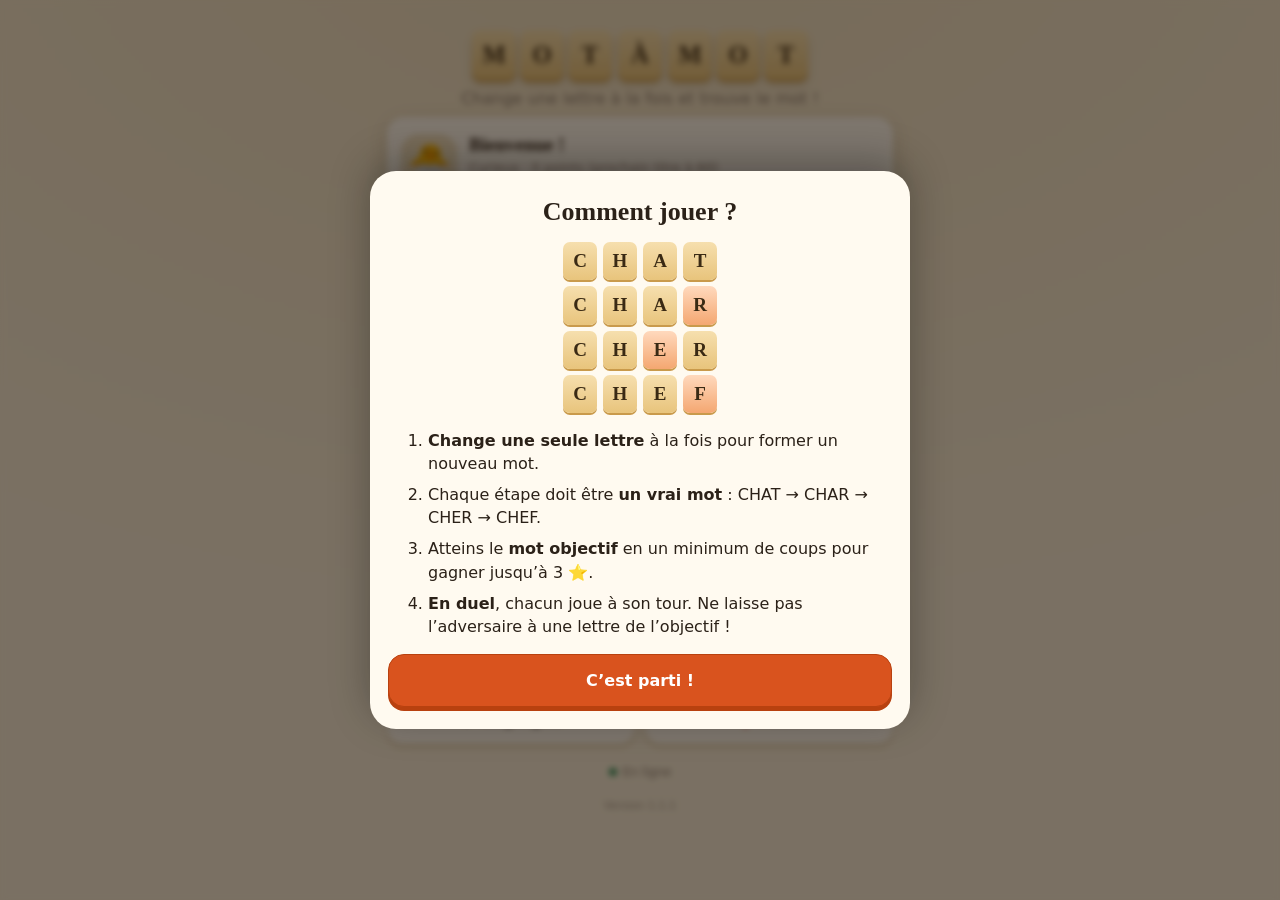
<file: index.html>
<!DOCTYPE html>
<html lang="fr">
<head>
<meta charset="utf-8">
<meta name="viewport" content="width=device-width,initial-scale=1,viewport-fit=cover">
<title>Mot à mot</title>
<meta name="description" content="Change une lettre à la fois pour passer d’un mot à un autre. Seul ou à deux, avec ou sans connexion.">
<meta name="theme-color" content="#f6ecd7" media="(prefers-color-scheme: light)">
<meta name="theme-color" content="#1a1612" media="(prefers-color-scheme: dark)">
<meta name="apple-mobile-web-app-capable" content="yes">
<meta name="mobile-web-app-capable" content="yes">
<meta name="apple-mobile-web-app-title" content="Mot à mot">
<link rel="manifest" href="manifest.webmanifest">
<link rel="icon" href="icons/icon.svg" type="image/svg+xml">
<link rel="apple-touch-icon" href="icons/apple-touch-icon.png">
<link rel="stylesheet" href="css/style.css">
</head>
<body>
<div class="bg" aria-hidden="true"></div>
<main id="app" class="app"></main>
<div id="toasts" role="status"></div>
<div id="modal"></div>
<div id="update"></div>
<canvas id="fx" aria-hidden="true"></canvas>
<noscript><p style="padding:24px;text-align:center">Mot à mot a besoin de JavaScript pour fonctionner.</p></noscript>
<script src="js/version.js"></script>
<script src="js/words.js"></script>
<script src="js/engine.js"></script>
<script src="js/store.js"></script>
<script src="js/learn.js"></script>
<script src="js/fx.js"></script>
<script src="js/online.js"></script>
<script src="js/app.js"></script>
</body>
</html>
</file>
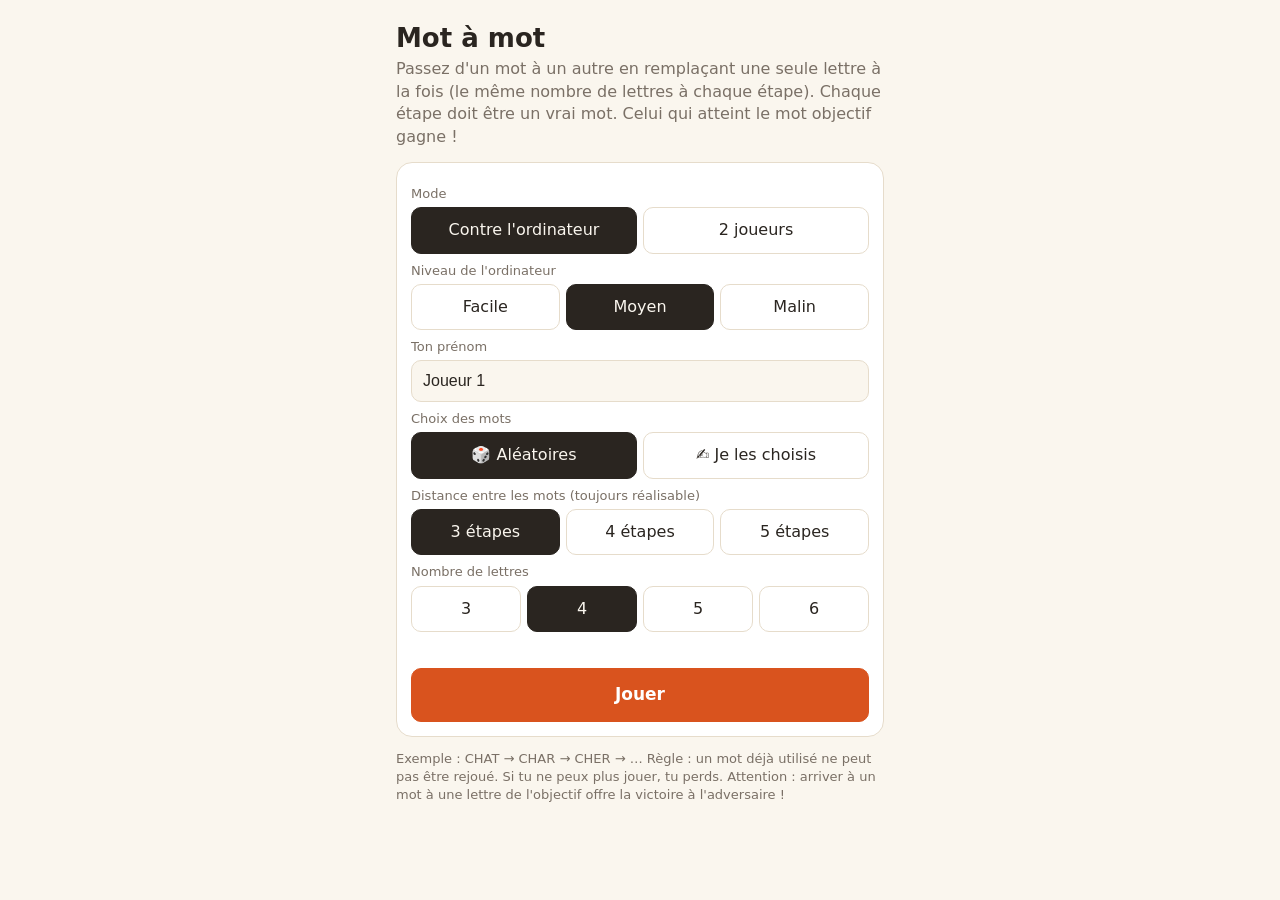
<file: Mot à mot — jeu de chaînes de mots.html>
<!DOCTYPE html>
<html lang="fr"><head><meta charset="utf-8">
<meta name="viewport" content="width=device-width,initial-scale=1">
<title>Mot à mot — le jeu des chaînes de mots</title>
<style>
:root{--bg:#faf6ee;--card:#fff;--ink:#2a2520;--mut:#7a7066;--a:#d9531e;--b:#1f6f8b;--ok:#2e8b57;--bad:#c0392b;--line:#e6dccb}
@media(prefers-color-scheme:dark){:root{--bg:#1d1a17;--card:#292420;--ink:#f3ece1;--mut:#a89d90;--line:#40382f}}
*{box-sizing:border-box}body{margin:0;background:var(--bg);color:var(--ink);font:16px/1.4 system-ui,-apple-system,sans-serif}
.wrap{max-width:520px;margin:0 auto;padding:16px}
h1{font-size:26px;margin:4px 0 2px}.sub{color:var(--mut);margin:0 0 14px}
.card{background:var(--card);border:1px solid var(--line);border-radius:16px;padding:14px;margin-bottom:12px}
label{display:block;font-size:13px;color:var(--mut);margin:8px 0 4px}
input[type=text]{width:100%;padding:11px;border:1px solid var(--line);border-radius:10px;font-size:16px;background:var(--bg);color:var(--ink)}
.seg{display:flex;gap:6px}.seg button{flex:1}
button{font:inherit;cursor:pointer;border:1px solid var(--line);background:var(--card);color:var(--ink);border-radius:10px;padding:11px 12px}
button.on{background:var(--ink);color:var(--bg);border-color:var(--ink)}
button.go{background:var(--a);color:#fff;border-color:var(--a);font-weight:700;width:100%;padding:14px;font-size:17px;margin-top:6px}
.goal{display:flex;align-items:center;justify-content:center;gap:10px;font-size:22px;font-weight:800;text-transform:uppercase;letter-spacing:1px}
.goal span.arr{color:var(--mut)}
.turn{text-align:center;font-weight:700;padding:8px;border-radius:10px;color:#fff;margin:0 0 10px}
.tiles{display:flex;justify-content:center;gap:6px;flex-wrap:wrap;margin:10px 0}
.tile{width:48px;height:56px;font-size:26px;font-weight:800;text-transform:uppercase;padding:0;border:2px solid var(--ink);border-radius:10px}
.score{display:flex;gap:8px;margin-bottom:10px}.sc{flex:1;border:2px solid;border-radius:12px;padding:6px 10px;background:var(--card);display:flex;align-items:baseline;gap:6px;opacity:.65}.sc.act{opacity:1;box-shadow:0 0 0 3px rgba(217,83,30,.18)}.sc span{flex:1;font-weight:700;overflow:hidden;text-overflow:ellipsis;white-space:nowrap}.sc b{font-size:22px}.sc small{color:var(--mut)}.tile.sel{background:var(--a);color:#fff;border-color:var(--a)}
.tile:active{background:var(--bad);color:#fff}
.hint{text-align:center;color:var(--mut);font-size:13px;margin:0 0 8px}
.chain{display:flex;flex-wrap:wrap;gap:4px;align-items:center;font-size:14px}
.chip{padding:3px 8px;border-radius:8px;color:#fff;text-transform:uppercase;font-weight:700;font-size:12px}
.letters{display:grid;grid-template-columns:repeat(7,1fr);gap:5px;margin-top:8px}
.letters button{padding:9px 0;text-transform:uppercase;font-weight:700}
.pos{display:flex;flex-wrap:wrap;gap:6px;margin-top:8px}
.pos button{text-transform:uppercase;font-weight:700;letter-spacing:2px}
.pos b{color:var(--a)}
.msg{min-height:22px;text-align:center;font-size:14px;color:var(--bad);margin:4px 0}
.row{display:flex;gap:8px}.row button{flex:1}
.win{text-align:center}.win h2{font-size:28px;margin:6px 0}
.small{font-size:13px;color:var(--mut)}
</style></head><body><div class="wrap" id="app"></div>
<script>
const WORDS="aaa aaaaah aaaah aaah aah aaron abaissant abaisse abaissee abaisser abandon abandonna abandonne abandonnee abandonner abandonnes abandonnez abasourdi abat abats abattage abattant abattement abattent abattoir abattoirs abattre abattu abattue abattues abattus abbas abbatiale abbaye abbayes abbe abbes abbesse abbeville abc abcd abces abd abdallah abdel abdelaziz abdelkader abdeslam abdication abdique abdiquer abdomen abdominale abdominaux abdos abdou abdoul abdoulaye abe abeba abecedaire abeille abeilles abel aberrant abidal abidjan abime abimee abimees abimer abimes abitibi abjecte ablation ablutions abnegation aboie aboiements abois aboli abolie abolir abolis abolit abolition abominable abondance abondant abondante abondantes abondants abonde abondent abonne abonnee abonnees abonnement abonner abonnes abonnez abord abordable abordables abordage abordait abordant aborde abordee abordees abordent aborder abordera abordes abordons abords aborigene aborigenes abou about abouti aboutie aboutir aboutira aboutisse aboutit aboyer abraham abrege abregee abreger abreuver abreuvoir abri abribus abricot abricots abris abritait abritant abrite abritee abritent abriter abrogation abroge abrogee abroger abrupte abruptes abruti abrutis abs absence absences absent absente absenter absentes absents abside absolu absolue absolues absolument absolus absorbant absorbe absorbee absorbees absorber absorbes absorption abstenant abstenir abstention abstenu abstenus abstiens abstient abstrait abstraite abstraites abstraits absurde absurdes absurdite absurdites abu abus abuse abusee abusent abuser abuses abusez abusif abusifs abusive abusives abyme abyssale abysses acabit acacias academie academies academique academy acadie acadien acadienne acadiens acajou acariens accablant accablante accable accabler accalmie accapare accaparer accedant accede accedent acceder accelerant accelere acceleree accelerent accelerer accent accents accentuant accentue accentuee accentuees accentuent accentuer accepta acceptable acceptait acceptant accepte acceptee acceptees acceptent accepter acceptera accepterai acceptes acceptez acception acceptons acces access accessible accession accessoire acceuil accident accidente accidentee accidentel accidentes accidents acclame acclamer acclimater accole accommode accommoder accompagna accompagne accompli accomplie accomplies accomplir accomplis accomplit accor accord accorda accordait accordant accorde accordee accordees accordent accordeon accorder accordera accordes accordez accordons accords accoste accoster accouche accoucher accoupler accoutumee accredite accrediter accredites accro accroc accrochage accrochant accroche accrochee accrochees accrochent accrocher accroches accrocheur accrochez accroit accroitre accros accroupi accru accrue accrues accrus accueil accueille accueilli accueillie accueillir accueillis accueillit accule accumulant accumule accumulee accumulees accumulent accumuler accumules accusaient accusait accusant accusateur accusation accuse accusee accusees accusent accuser accusera accuses accusez ace acerbe acerees acetate acetone achard acharne acharnee acharnent acharner acharnes achat achats achemine acheminer achemines acheta achetaient achetais achetait achetant achete achetee achetees achetent acheter achetera acheterai acheterais achetes acheteur acheteurs achetez achetons acheva achevait achevant acheve achevee achevees achevement achevent achever achevera acheves achille acide acides acidite acier acierie acieries aciers acne acolyte acolytes acompte acores acouphenes acoustique acquerant acquereur acquereurs acquerir acquierent acquiert acquis acquise acquises acquit acquitte acquittee acquitter acquittes acrobate acrobates acrobaties acronyme acropole acrylique act acte actee actes acteur acteurs actif actifs action actionne actionner actions activant activation active activee activees activement activent activer actives activez activisme activiste activistes activite activites actrice actrices actu actualise actualisee actualiser actualite actualites actuel actuelle actuelles actuels actus acuite adam adama adams adaptant adaptateur adaptation adapte adaptee adaptees adaptent adapter adaptes addictif addiction additif additifs addition additionne adducteurs adduction adelaide adele adeline ademe adepte adeptes adequat adequate adequates adequation adequats adherant adhere adherence adherent adherente adherentes adherents adherer adhesif adhesion adhesions adidas adieu adieux adil adipeux adisq adjacente adjacentes adjacents adjani adjectif adjectifs adjoindre adjoint adjointe adjoints adjonction adjudant adjuge admet admets admettait admettant admettent admettons admettre admin administre admirable admirables admirait admirant admirateur admiratif admiration admire admiree admirent admirer admirez admis admise admises admissible admission adn ado adolescent adolf adolphe adonne adonnent adonner adopta adoptant adopte adoptee adoptees adoptent adopter adoptera adoptes adoptez adoptif adoptifs adoption adorable adorables adoraient adorais adorait adorateurs adoration adore adoree adorent adorer adorerais adorez adorons ados adosse adossee adosses adouci adoucir adoucit adour adp adq adrar adrenaline adressa adressait adressant adresse adressee adressees adressent adresser adressera adresses adressez adressons adrian adriano adriatique adrien adroit adsl adule adulte adultere adulteres adultes advenant advenir advenu adverbe adversaire adverse adverses adversite adviendra advienne advient aek aequo aeration aere aerer aerien aerienne aeriennes aeriens aero aerodrome aerodromes aerogare aeronef aeronefs aeroport aeroports aerosol aerosols afd affaibli affaiblie affaiblies affaiblir affaiblis affaiblit affaire affaires affame affamee affames affectant affecte affectee affectees affectent affecter affectera affectes affectif affectifs affection affections affectives affectueux afferentes afferents affichage affichait affichant affiche affichee affichees affichent afficher affichera affiches affichez affile affilee affilie affiliee affiliees affilies affinage affine affiner affinite affinites affirma affirmait affirmant affirmatif affirme affirmee affirment affirmer afflige affligeant affluence affluent affluents affluer afflux affolant affole affoler affranchi affranchie affranchir affranchis affranchit affres affrete affreuse affreuses affreux affront affrontant affronte affrontent affronter affrontera affrontes affrontez affuble affut afghane afin afnor afp africa africain africaine africaines africains afrique afro after agacant agace agacee agacement agacer agadir again agathe agde age agee agees agen agenais agence agencement agences agenda agenouille agent agente agents ages agglo aggravant aggravante aggrave aggravee aggravees aggravent aggraver agi agiles agilite agir agira agirait agis agissaient agissait agissant agisse agissent agissez agissons agit agitant agitateur agitateurs agitation agite agitee agitees agitent agiter agites agneau agneaux agnes agonie agonisant agora agrafe agrafes agraire agrandi agrandie agrandir agrandis agrandit agreable agreables agree agreee agreees agreer agrees agregat agregateur agregation agregats agrege agregee agreges agrement agremente agrementee agrementer agrements agresse agressee agressees agressent agresser agresses agresseur agresseurs agressif agressifs agression agressions agressive agressives agricole agricoles agrippa agrippe agripper agro agronome agronomie agrumes aguero aguerri aguerris aguets ahah ahaha ahahah ahh ahmad ahmed ahuntsic ahurissant aicha aid aidaient aidait aidant aidants aide aidee aidees aident aider aidera aiderai aiderait aideront aides aidez aidons aie aiea aient aies aieul aieux aigle aigles aignan aigre aigreur aigri aigris aigu aigue aigues aiguillage aiguille aiguiller aiguilles aiguillon aiguise aiguiser aigus aikido ail aile ailee aileron ailerons ailes ailettes ailier aille aillent ailles ailleur ailleurs aimable aimables aimaient aimais aimait aimant aimante aimants aime aimee aimees aiment aimer aimera aimerai aimeraient aimerais aimerait aimeras aimerez aimeriez aimerions aimeront aimes aimez aimiez aimons ain aine ainee ainees aines ains ainsi air airain airbnb airbus aire aires airlines airs ais aisance aise aisee aisees aisement aises aisne aisselle aisselles ait aix ajaccio ajax ajd ajourne ajournee ajout ajouta ajoutaient ajoutait ajoutant ajoute ajoutee ajoutees ajoutent ajouter ajoutera ajouterai ajouterais ajouteront ajoutes ajoutez ajoutons ajouts ajuste ajustee ajustees ajustement ajuster ajustes aka alabama aladin alain alambic alan alaric alarmant alarmante alarme alarmer alarmes alarmiste alarmistes alaska alassane alba alban albanais albanaise albanie albatre albatros albe albert alberta albertain albertains albertine alberto albi albigeois albin albinos albret album albums alcaline alcan alcantara alcatel alceste alchimie alchimiste alcide alcool alcoolemie alcoolique alcoolise alcoolisee alcoolisme alcools alcove alea aleas aleatoire aleatoires alejandro alembert alena alencon alentour alentours alep alerte alerter alertes ales alesia alex alexander alexandra alexandre alexandrie alexei alexia alexis alfort alfred algebre algebrique alger algerie algerien algerienne algeriens algerois algorithme algue algues ali alias alice alicia alien alienation aliene aliener alienes aliens alignant aligne alignee alignees alignement alignent aligner alignes alim aliment alimentant alimente alimentee alimentees alimentent alimenter alimentes aliments aline alinea alineas alison alix alize alizee alkmaar all alla allah allai allaient allain allais allait allaite allaiter allan allant allard alle allechant allechante allee allees allegation allege allegeance allegee allegement alleger allegorie allegories allegre allegresse allegue alleluia allemagne allemand allemande allemandes allemands allen aller allerent allergenes allergie allergies allergique allers alles allez alliage alliages alliance alliances alliant allie alliee alliees allient allier allies alliez allions alliot allison allo allocation allocine allocs allocution allonge allongee allongees allongent allonger allonges allons alloue allouee allouees allouer alloues allumage allumant allume allumee allumees allument allumer allumes allumette allumettes allumez allure allures allusion allusions alluvions alma almanach aloi alonso alor alors alost alouette alouettes alourdir alourdit alpages alpe alpes alpha alphabet alphonse alpin alpines alpinisme alpiniste alpinistes alpins alsace alsacien alsacienne alsaciens alstom alt alter alteration altere alteree alterer alterite alternance alternant alternatif alterne alternee alternent alterner altesse altice altitude alto altruisme altruiste alu alumine aluminium alur alveolaire alveoles alzheimer amabilite amadou amadouer amalgame amalgames amand amanda amande amandes amandine amant amante amants amap amarrage amarre amarres amas amasse amasser amateur amateurs amatrice amaury amazon amazone amazones amazonie ambassade ambassades amber ambiance ambiances ambiant ambiante ambigu ambigue ambiguite ambiguites ambigus ambitieuse ambitieux ambition ambitionne ambitions amboise ambre ambroise ambulance ambulant ambulante ambulants ame amedee amel amelie ameliorant ameliore amelioree ameliorees ameliorent ameliorer ameliorera ameliores amen amena amenage amenagee amenagees amenager amenages amenait amenant amende amendee amendement amender amendes amene amenee amenees amenent amener amenera amenerait ameneront amenes amenez amer amere amerement ameres america americain americaine americains american americano amerindien amerique ameriques amers amertume ames amf ami amiable amiante amical amicale amicales amicaux amidon amie amiel amiens amies aminata amine amines amir amiral amiraute amiraux amis amitie amities amm ammoniac ammoniaque amnesie amnesique amnesty amnistie amoindri amoindrir amont amorcage amorce amorcee amorcer amorphe amorti amortir amos amour amoureuse amoureuses amoureux amours amovible amovibles ampere amphi amphibie amphibiens amphores ample amplement amples ampleur ampli amplifie amplifiee amplifier amplitude ampoule ampoules ampute amputee amputer amputes amsterdam amulette amusaient amusait amusant amusante amusantes amusants amuse amusee amusement amusent amuser amuses amusez amy amygdales amyot ana anagramme anais anal anale anales analogie analogique analogue analogues analysant analyse analysee analysees analysent analyser analyses analyseur analysons analyste analystes analytique ananas anarchie anarchique anarchisme anarchiste anatole anatolie anatomie anatomique anc ancelotti ancestrale ancestraux ancetre ancetres anchois ancien ancienne anciennes anciennete anciens ancone ancrage ancre ancree ancrees ancrer ancres and andalou andalouse andalousie andeol anderlecht anderson andorre andouille andre andrea andreas andree andrei andrew andrieu andrieux androgyne android androide andromaque andromede andy ane aneanti aneantie aneantir aneantis aneantit anecdote anecdotes anelka anemie aneries anes anesthesie anevrisme ange angel angela angele angeles angelina angelique angelo angels angers anges angevin angevins angine anglade anglais anglaise anglaises angle angles anglet angleterre anglicane anglicisme anglo anglois anglophone angoissant angoisse angoissee angoisses angola angolais angot angouleme anguille anguilles angulaire angulaires anim animait animal animale animalerie animales animalier animaliers animant animateur animateurs animation animations animatrice animaux anime animee animees animent animer animera animes animosite anis anjou ankama ankara ann anna annaba annales annam anne anneau anneaux annecy annee annees annemasse annexe annexee annexer annexes annexion annick annie annihiler anniv annonay annonca annoncait annoncant annonce annoncee annoncees annoncent annoncer annoncera annonces annonceur annonceurs annoncez annoncons annote annuaire annuaires annuel annuelle annuelles annuels annuite annulaire annulant annulation annule annulee annulees annulent annuler annules anodin anodine anodins anomalie anomalies anonymat anonyme anonymes anorexie anorexique anormal anormale anormales anormaux anouk anpe anr ans anse anselme anses ansm anssi anta antan antecedent antechrist antenne antennes anterieur anterieure anterieurs anthologie anthony anti antibes anticipant anticipe anticipee anticipees anticiper anticipes anticorps anticosti antidopage antifas antigene antigone antillais antillaise antilles antilope antimoine antin antioche antipodes antipolis antiquaire antique antiques antiquite antiquites antisemite antithese antivol antoine antoinette anton antonin antonio antre anus anvers anversois anxiete anxieuse anxieux anxiogene any aop aorte aortique aoste aoun aout apaisant apaisante apaise apaisee apaisement apaiser apanage aparte apartheid apathie apatride apatrides apb apelle apens apercevant apercevez apercevoir apercois apercoit apercoive apercu apercue apercus apercut aperitif aperitifs apero aperos apesanteur apeure aphorismes api apiculteur apiculture apitoyer apl aplati aplatie aplatir aplomb apnee apocalypse apocryphe apogee apolitique apollo apollon apologie apostasie apostats apostolat apotheose apotre apotres app appalaches apparaisse apparait apparaitra apparaitre apparament apparat appareil appareils apparement apparence apparences apparent apparente apparenter apparentes apparents apparition appart appartenir appartenu appartiens appartient apparts apparu apparue apparues apparurent apparus apparut appat appats appauvri appauvrir appauvrit appel appela appelaient appelais appelait appelant appele appelee appelees appeler appeles appelez appelle appellent appeller appellera appellerai appelles appelons appels appendice appert appetence appetit appetits applaudi applaudie applaudir applaudis applaudit apple appli applicable appliquait appliquant applique appliquee appliquees appliquent appliquer appliquera appliques appliquez appliquons applis apport apporta apportait apportant apporte apportee apportees apportent apporter apportera apportes apportez apportons apports appose apposee apposer apposition appreciais appreciait appreciant apprecie appreciee appreciees apprecient apprecier appreciera apprecies appreciez apprecions apprehende apprenais apprenait apprenant apprenants apprend apprendra apprendrai apprendras apprendre apprendrez apprends apprenez apprenne apprennent apprenons apprenti apprentie apprentis appretais appretait apprete appretent appris apprise apprises apprit apprivoise approcha approchait approchant approche approchee approchent approcher approches approchez approchons approfondi approprie appropriee approprier appropries approuvant approuve approuvee approuvees approuvent approuver approuves apps appui appuie appuient appuiera appuies appuis appuya appuyait appuyant appuye appuyee appuyees appuyer appuyes appuyez apr apre aprem aprement apres april apte aptes aptitude aptitudes aqmi aquarelle aquarelles aquarium aquatique aquatiques aqueduc aqueducs aqueuse aquin aquitaine arabe arabes arabesques arabie arabique arables arabo arachide arachides arafat arago aragon araignee araignees arameen arbalete arbitrage arbitrages arbitraire arbitral arbitrale arbitre arbitrer arbitres arbois arborait arborant arbore arborent arborer arbre arbres arbuste arbustes arc arcachon arcade arcades arcadie arcand arcanes arceau arcep archaique archaiques archange arche archer archet archetype archetypes archeveche archeveque archi archiduc archimede archipel architecte archivage archive archives archiviste arcs arctique arctiques arcueil ardeche ardemment ardennais ardenne ardennes ardent ardente ardentes ardents ardeur ardeurs ardisson ardoise ardoises ardu ardue are arena arendt arene arenes ares arete aretes areva arf arfa argeles argens argent argente argentee argenterie argentes argenteuil argentin argentine argentins argentique argents argile argiles argileux argilo argot arguant argument argumente argumenter arguments ariane aride arides ariege ariel arielle aristide aristote arizona arlequin arles arlette arlon armagnac armand armateur armateurs armature armatures arme armee armees armel armelle armement armements armenie armenien armenienne armeniens armer armes armistice armoire armoires armoiries armor armorique armstrong armure armurerie armures armurier army arn arnaque arnaquer arnaques arnaqueur arnaqueurs arnaud arnauld arnault arnold arnould arnoux aromates aromatique arome aromes arpente arpenter arpenteur arpents arrachage arrachant arrache arrachee arrachees arrachent arracher arraches arrange arrangeait arrangeant arrangee arrangees arrangent arranger arrangera arranges arrangeur arras arret arreta arretaient arretais arretait arretant arrete arretee arretees arretent arreter arretera arreterai arreterais arreterait arreterons arreteront arretes arretez arretons arrets arri arriere arrieres arrimage arriva arrivage arrivaient arrivais arrivait arrivant arrivants arrive arrivee arrivees arrivent arriver arrivera arriverai arriverais arriverait arriveras arriverent arriverez arriverons arriveront arrives arrivez arrivions arriviste arrivons arrogance arrogant arrogante arrogants arrondi arrondie arrondies arrondir arrondis arrosage arrose arrosee arrosees arroser arroses arrow ars arsenal arsenault arsenaux arsene art artagnan artaud arte artemis artere arteres arterielle arthaud arthrite arthrose arthur artichaut artichauts article articles articule articulee articulees articulent articuler articules artifice artifices artificiel artillerie artilleur artilleurs artisan artisanal artisanale artisanat artisanaux artisans artiste artistes artistique artois arts artus aryenne aryens asbl ascendance ascendant ascendante ascendants ascenseur ascenseurs ascension ascensions ascq ash ashley ashton asiat asiatique asiatiques asie asile asiles ask asm asn asnieres aspect aspects asperge asperger asperges asphalte asphyxie aspirant aspirateur aspiration aspire aspirent aspirer aspirine ass assad assaillant assailli assainir assas assassin assassinat assassine assassinee assassiner assassines assassins assaut assauts asse assecher asselin asselineau assemblage assemble assemblee assemblees assemblent assembler assembles assembleur assene asseoir asser assermente asservi asservir assesseur assesseurs asseyez assez assia assidu assidue assiduite assidument assidus assied assieds assiege assiegee assieger assieges assiette assiettes assigne assignee assignees assigner assignes assimilant assimile assimilee assimilees assimilent assimiler assimiles assis assise assises assista assistait assistanat assistance assistant assistante assistants assiste assistee assistent assister assistera assistes assistez assistons assit asso associant associatif associe associee associees associent associer associes assoie assoient assoiffe assoiffes assoir assois assoit assombrit assomme assommer assomption assorti assortie assorties assortis assos assoupi assouplir assouvir assujetti assujettie assujettir assujettis assumant assume assumee assument assumer assumera assumes assumez assur assura assuraient assurait assurance assurances assurant assure assuree assurees assurement assurent assurer assurera assurerait assureront assures assureur assureurs assurez assurons assyrie assyriens asterisque asterix asteroide asteroides asthme asti astier astre astree astreinte astres astrid astrologie astrologue astronaute astronome astronomes astronomie astuce astuces astucieuse astucieux asturies asvel asymetrie atalante atelier ateliers athanase athee athees atheisme athena athenee athenes athenien athenienne atheniens athlete athletes athletique athletisme atlanta atlantic atlantico atlantide atlantique atlas atletico atmosphere atome atomes atomique atomiques atos atours atout atouts atp atroce atrocement atroces atrocite atrocites atrophie attac attachant attachante attachants attache attachee attachees attachent attacher attaches attachez attachons attal attali attaqua attaquait attaquant attaquants attaque attaquee attaquees attaquent attaquer attaquera attaques attaquez attarde attardee attarder attardes atteignait atteignant atteigne atteignent atteignit atteignons atteindra atteindre atteins atteint atteinte atteintes atteints attelage attelages attele atteler attelle attenant attenante attend attendais attendait attendant attende attendent attendez attendiez attendions attendit attendons attendra attendrai attendrais attendrait attendre attendrir attendront attends attendu attendue attendues attendus attentat attentats attente attentes attentif attentifs attention attentions attentive attenue attenuee attenuer atterre atterri atterrir atterrit attestant atteste attestee attestent attester attique attira attirail attirait attirance attirant attirante attirantes attire attiree attirees attirent attirer attirera attires attise attiser attitre attitude attitudes attractif attractifs attraction attrait attraits attrapa attrape attrapent attraper attrapes attrayant attrayante attrayants attribua attribuait attribuant attribue attribuee attribuees attribuent attribuer attribues attribut attributs attriste atypique atypiques au aubagne aubaine aube aubenas auber auberge auberges aubergine aubergines aubergiste aubert aubes aubier aubin aubrac aubry aubusson auch auchan aucun aucune aucunement aucunes aucuns audace audacieuse audacieux aude audi audiard audience audiences audimat audio audit auditeur auditeurs auditif audition auditionne auditions auditive auditives auditoire audrey auge augier augmenta augmentait augmentant augmente augmentee augmentees augmentent augmenter augmentera augmentes augmentez augsbourg augure august auguste augustin augustins auj aujourd aujourdhui aulas aulnay aumale aumone aumonier aumont aune auparavant aupres auquel aura aurai auraient aurais aurait auras auray aure aurel aurele aurelia aurelie aurelien aureole aurevoir aurez aurier auriez aurillac auriol aurions aurons auront aurore aurores aus auschwitz aussi aussitot austere austeres austerite austerlitz austin austral australe australes australie australien aut autant autarcie autel autels auteuil auteur auteure auteures auteurs autisme autiste autistes auto autobus autocar autocars autochtone autographe autolib automates automatise automnale automne automobile autonome autonomes autonomie autopsie autoradio autorisa autorisait autorisant autorise autorisee autorisees autorisent autoriser autorises autorisez autorite autorites autoroute autoroutes autos autour autours autre autrefois autrement autres autrice autriche autrichien autruche autruches autrui autun auvent auvergnat auvergnats auvergne aux auxerre auxerrois auxiliaire auxquelles auxquels ava avaient avais avait aval avalanche avale avalent avaler avallon avanca avancaient avancait avancant avance avancee avancees avancement avancent avancer avancera avances avancez avancons avant avantage avantager avantages avantageux avants avare avarice avarie avaries avatar avc ave avec aven avenant avenement avengers avenir avent aventure aventurer aventures aventureux aventurier avenue avera averait avere averee averees averent averer averes averses averti avertie avertir avertis avertit avesnes aveu aveugle aveugler aveugles aveux aveyron avez aviaire aviateur aviateurs aviation avide avides avidite aviez avignon avion avions aviron avis avise avisee aviser avises aviv avocat avocate avocats avoine avoir avoirs avoisinant avoisine avoit avons avorte avortee avortement avorter avouait avouant avoue avouee avouent avouer avouera avoues avouez avouons avr avranches avril award awards away axa axe axee axees axel axelle axes axiale axiome axiomes ayant ayants ayew ayez aymeric ayons ayoub ayrault azimut azimuts aziz aznavour azote azteque azteques azur azy baba babines babord babtou baby babylone bac bach bachar bache bachelard bachelet bachelier bacheliers bachelot baches bachir back bacle baclee bacon bacs bacterie bacteries bad badauds bade badge badine badinter badoo bafa baffe baffes bafoue bafouee bafoues bagage bagages bagarre bagarres bagarreur bagatelle bagdad bagne bagneres bagneux bagnole bagnoles bagnolet bagnols bague bagues baguette baguettes bah bahamas bahrein bahut baie baies baignade baignant baigne baignee baignent baigner baigneurs baignoire baignoires bail bailey baille bailler bailleul bailleur bailleurs bailli bailliage baillon bailly bain bains baionnette baisant baise baisee baisent baiser baisers baises baiseur baisez baissa baissait baissant baisse baissee baissent baisser baissera baisses baissez baker bakou bakounine bal baladant balade baladent balader balades balai balaie balais balancait balancant balance balancent balancer balances balancez balancier balancoire balayage balayant balaye balayee balayer balayes balcon balcons baldaquin bale baleares baleine baleines baleze bali balisage balise balises balistique balkanique balkans balkany ball balla ballade ballades balladur balle ballerine ballerines balles ballet ballets ballon ballons ballottage balneaire balneaires bals baltes balthasar balthazar baltimore baltique balustrade balzac bam bamako bambara bambin bambins bambou bambous ban banal banale banales banalise banaliser banalite banalites banals banane bananes bananier banc bancaire bancaires bancal bancale bancs band bande bandeau bandeaux bander banderole banderoles bandes bandit banditisme bandits bandol bang bangkok bangladesh bangui bank banks banlieue banlieues banni bannie banniere bannieres bannir bannis bannit banque banques banquet banquette banquettes banquier banquiers banquise banyuls baobab bape bapteme baptemes baptise baptisee baptiser baptises baptismaux baptiste baquet bar barack baraque baraques baratin barbade barbara barbare barbares barbarie barbarin barbe barbeau barbecue barbeles barbes barbey barbie barbier barbu barbus barca barcelone barde bardet bardo bardot bareme baremes baril barillet barils barjot barkhane barman barnabe barnes barnier baroin barometre baron baronne baronnie barons baroque baroques barque barques barquette barrage barrages barras barre barreau barreaux barree barrent barrer barres barrette barrettes barrez barricades barriere barrieres barrique barriques barrois barroso barry bars bart barthe barthelemy barthes barthez bartoli bartolone baryton bas basale basalte basant bascule basculer base baseball basee basees basent baser bases bashung basile basilic basilique basique basiques basket basketball baskets basketteur basque basques basse basses bassesse bassin bassine bassins bassiste basta bastia bastiais bastide bastien bastille bastion bastions bastogne baston bastos bat bataclan bataille batailler batailles bataillon bataillons batard batarde batards bateau bateaux bati batie baties batiment batiments batir batis batisse batisses batisseur batisseurs batit batman batna baton batonnet batonnets batonnier batons bats batshuayi battage battaient battait battant battante battants batte battement battements battent batterie batteries battes batteur batteurs battez battista battit battle battons battra battrai battre battu battue battues battus baud baudelaire baudin baudoin baudouin baudry bauer baule baume baupin baux bavard bavardage bavardages bavarde bavarder bavards bavarois bavaroise bave baver baveux baviere bavure bavures bay bayard baye bayer bayern bayeux bayle bayonne bayrou bazar bazin bbc bbox bce bcp bde beach beant beante bear bearn bearnais beat beatitude beatles beatrice beatrix beau beaubourg beaucaire beauce beauchesne beaucoup beaudoin beauf beaufs beaugrand beaujeu beaujolais beaulieu beaumont beaune beauport beaupre beauregard beaute beautes beautiful beauty beauvais beauvau beauvoir beaux bebe bebes bec becane because beche beck becs bedard bedos bedouins bee been beethoven beffroi before begin begles begue beguin beh beigbeder beige beignet beignets bein bejaia bel belanger belette belfort belge belges belgique belgo belgrade belier beliers belin belisaire belkacem bell bella bellay belle bellecour bellegarde bellemare belles belleville belley belliqueux belmondo belote belvedere bemol ben benalla bendit benedetti benedetto benedicte benedictin benefice benefices beneficie beneficier beneficiez benefique benefiques benelux benevolat benevole benevoles benfica bengale beni benie benigne benignes benin beninois benir benis benisse benit benite benjamin benne bennes bennett benoist benoit benz benzema benzene bep bequille bequilles beranger berard berbere berberes bercail berce berceau berceaux bercer berceuse berck bercy berenger berenice beret berets bergame berge berger bergerac bergere bergeres bergerie bergeron bergers berges bergevin bergson berlin berlinale berline berlines berlinois berlinoise berlioz berlusconi bermudes bernadette bernadotte bernanos bernard bernardin bernay berne berner bernie bernier bernois berre berri berry bert berthe berthelot berthier bertin bertrand berube besace besancenot besancon besogne besoin besoins besse besson best bestiaire bestiaux bestiole bestioles beta betail bete betement betes beth bethleem bethune betise betises beton betons better betterave betteraves betty beuh beur beurette beurk beurre beuve beuverie beveren beverly bevue bey beyonce beyrouth beziers bfm bfmtv bha bhl bhoutan biais biaise biaisee biarritz biathlon bibelots biberon biberons bible biblio biblique bibliques bic bicetre biche biches bichon bicolore bicyclette bide bidon bidons bidonville bidule bie bieber bielorusse bielsa bien bienfait bienfaits biennale bienne biens bienseance biensur bientot bienvenu bienvenue bienvenues bienvenus biere bieres bievre big bigard bigorre bihan bijou bijouterie bijoutier bijoutiers bijoux bikini bilan bilans bilateral bilaterale bilateraux biliaire biliaires bilingue bilingues bill billard bille billes billet billets billon billot billy bim bin binaire binaires binche binet bing bingo binome bio biochimie biocoop bioethique biogaz biographe biographes biographie biologie biologique biologiste biomasse biopsie biosphere biot biotope bip bipolaire bipolaires bird birman birmane birmanie birmans biron bis biscuit biscuits bise bises bisexuel bisexuelle bisexuels bishop bisons bisou bisounours bisous bissau bisson bistouri bistrot bistrots bit bitcoin bite bites bits bitume bitumineux bivouac bixi biya bizarre bizarrerie bizarres bizerte bizet bizutage bizzare bjr bla blabla blablabla blablacar black blackberry blacks blagnac blague blaguer blagues blain blainville blair blaireau blaireaux blairer blais blaise blake blame blamer blanc blanchard blanchatre blanche blanches blanchet blancheur blanchi blanchir blanchis blanchit blancs blandine blanquer blas blase blases blason blasons blaspheme blaye ble bled bles blessant blesse blessee blessees blessent blesser blesses blessure blessures bleu bleue bleues bleuets bleus blida blier blin blindage blinde blindee blindees blindes blizzard bloc blocage blocages block blocs blocus blog blogs blogue blogueur blogueurs blogueuse blogueuses blois blond blonde blondel blondes blondin blonds blood bloom bloquait bloquant bloque bloquee bloquees bloquent bloquer bloques bloqueur bloquez blouse blouson blu blue blues bluetooth bluff bluffant bluffe blum bmw bnf bnp board bob bobby bobigny bobine bobines bobo bobos bocage bocal bocaux bocca boche boches bocuse bodin bodmer body boeing boetie boeuf boeufs bof bogue boheme boileau boire bois boisclair boise boisee boisees boiseries boises boisseau boisson boissons boissy boisvert boit boite boites boiteux boitier boitiers boivent boivin boko bol bolcheviks bolchoi bolduc bolide bolides bolivie bolivien bollore bologne boloss bols bolsonaro bombarde bombardee bombardent bombarder bombardes bombardier bombay bombe bombes bompard bon bonaparte bonbon bonbons bond bonde bondee bondes bondir bondit bondy bongo bonheur bonheurs bonhomme bonhommes boni boniface bonifacio bonin bonis bonjour bonjours bonn bonnard bonne bonneau bonnefoy bonnement bonnes bonnet bonnets bonneval bonnie bonnier bons bonshommes bonsoir bonte bonus booba book books boom boost booste booster bord bordant bordas borde bordeaux bordee bordees bordel bordelais bordelaise bordelique bordels bordent bordereau bordes bordj bords bordure bordures boreal boreale boreales borel borgia borgne borgo boris borloo borne bornee borneo bornes bosc bosch bosniaque bosnie bosphore bosquet bosquets boss bossais bossait bossant bosse bossent bosser bosses bosseur bossu bossuet boston bot botanique botaniques botaniste botanistes botte botter bottes bottin bottines bou boubacar boubou bouc boucan bouchard bouche bouchee bouchees boucher boucherie boucheries bouchers bouches bouchet bouchon bouchons bouclage boucle bouclee boucler boucles bouclier boucliers boucs bouddha bouddhique bouddhisme bouddhiste boude boudent bouder boudin boue bouee bouees boues boueux bouffe bouffee bouffees bouffent bouffer bouffes bouffon bouffons bouge bougeait bougeant bougent bouger bougera bouges bougez bougie bougies bougnoules bougon bougre bouh bouillant bouillante bouille bouilli bouillie bouillir bouilloire bouillon bouillonne bouin boul boulanger boulangere boulangers boulard boulay boule bouleau bouleaux boules boulet boulets boulette boulettes boulevard boulevards bouleverse boulimie boulogne boulon boulonnais boulons boulot boulots boum bouquet bouquets bouquin bouquins bour bourassa bourbier bourbon bourbons bourde bourdes bourdieu bourdin bourdon bourdons bourg bourgade bourgeois bourgeoise bourgeon bourgeons bourges bourget bourgogne bourgoin bourgois bourgs bourguiba bourrage bourre bourreau bourreaux bourree bourrees bourrelets bourrer bourres bourrin bourru bourse bourses boursier boursiere boursieres boursiers boursorama bousculade bouscule bousculent bousculer bouse bouseux bousille bousiller bousquet boussole bout boutade boute bouteflika bouteille bouteilles boutin boutique boutiques bouton boutons bouts bouvard bouvet bouvier bouygues bovary bove bovin bovins bowl bowling box boxe boxeur boxeurs boy boyard boyau boyaux boycott boycotte boycotter boyer boys brabant bracelet bracelets braconnage brad brader braderie bradley braguette brahim brahimi brailler braine braise braises brancard brancards branchages branche branchee brancher branches branchez branchies branco brandao brandir brandit brandon branle branlee branlent branler branles branlette branleur branleurs branly braquage braquages braque braquer braques braqueur braqueurs bras brasier brassage brassard brasse brassee brassens brasser brasserie brasseries brasseur brasseurs brault brave braves bravo bravoure brazza break breaking brebis breche breches bredouille bref brefs breizh brel breme brendan brescia bresil bresilien bresiliens bresse bresson brest brestois bretagne bretelle bretelles breteuil bretigny breton bretonne bretonnes bretons brett breuil breuvage breve breves brevet brevete brevets breviaire brexit brgm brian briancon briand bric brice bricolage bricole bricoler bricoles bricoleur bride brider brides bridge brie brienne briere brieuc brievement brievete brigade brigades brigand brigands brigitte brignoles brigue briguer brillait brillance brillant brillante brillantes brillants brille brillent briller brimades brin brindilles brins brio brioche brioches brion brique briques briquet briquets bris brisa brisant brise brisee brisees brisent briser brises brissac brisson british brive bro broadway broc broca brocante broche broches brochet brochette brochettes brochure brocoli brocolis brode brodee broder broderie broderies brodes broglie broie brome bronche broncher bronches bronchite bronzage bronze bronzee bronzer bronzes brooklyn brooks bros brossage brossard brosse brosser brosses brother brothers brou brouette brouhaha brouillage brouillard brouille brouiller brouilles brouillon brouillons brousse brouter brown broyage broye broyer broyes broyeur bruce bruckner bruel bruges bruit bruitages bruits brulait brulant brulante brulantes brulants brule brulee brulees brulent bruler brules bruleurs brulez brulure brulures brumaire brume brumes brumeux brun brune bruneau brunes brunet bruni bruno bruns brunswick brusque brusquer brusques brut brutal brutale brutales brutalite brutalites brutaux brute brutes bruts bruxelles bruxellois bruyamment bruyant bruyante bruyantes bruyants bruyere bruyeres bruyne bryan btp bts buanderie bucarest buccale bucco buche bucher bucheron bucherons buches bucolique budapest buddy budget budgetaire budgets bue buee buenos buffalo buffet buffle buffles buffon bug bugey bugs building buis buisson buissons bujumbura bulbe bulbes bulgare bulgares bulgarie bull bulle bulles bulletin bulletins bundesliga bundestag bunker buraliste buralistes bure bureau bureaux burger burin burke burkina burkinabe burkini burn burnes burns burqa burton burundais burundi bus buse bush business bussiere bussy buste bustes but bute butee buter buteur buteurs butin butler butoir buts butte buttes buvaient buvais buvait buvant buvette buveur buveurs buvez buvons buy buzz bva bye bygmalion byzance byzantin byzantins ca cabale cabane cabanes cabanon cabaret cabarets cabaye cabella cabine cabines cabinet cabinets cablage cable cables cabrel cabriolet cac caca cacahuete cacahuetes cacao cachaient cachait cachan cachant cache cachee cachees cachemire cachent cacher caches cachet cachets cachette cachettes cachez cachot cacophonie cactus cadastre cadavre cadavres caddie cadeau cadeaux cadenas cadence cadences cadet cadets cadette cadillac cadix cadrage cadran cadrans cadre cadrer cadres caduc caduque caduques caen caennais caf cafard cafards cafe cafeine cafes cafeteria cafetiere cage cages cagliari cagnes cagnotte cagoule cagoules cahier cahiers cahors cahuzac caid caids caille cailles caillot caillots caillou cailloux caiman caimans cain caire caisse caisses caissier caissiere caisson caissons cajou cake cal calabre calais calamite calamites calamiteux calandre calanques calcaire calcaires calcium calcul calculant calcule calculee calculees calculent calculer calcules calculette calculez calculs cale caleche calecon calecons caledonie calee calendes calendrier calepin caler cales calgary calibre calibrer calibres calice califat calife californie calin caline calins calixte call calma calmann calmant calme calmee calmement calment calmer calmes calmez calogero calomnie calomnies calories calorique calotte calque calquee calvados calvaire calvet calvi calvin calviniste calvitie cam camara camarade camarades camargue cambadelis cambodge cambodgien cambon cambrai cambre cambridge cambriole cambrioler came cameleon camelia camembert camera cameraman cameras cameron cameroun cames camille camion camionneur camions camisole camomille camouflage camoufle camoufler camp campagnard campagne campagnes campanie campanile campbell campe campement campements campent camper campeurs camping campings camps campus camus can cana canada canadian canadien canadienne canadiens canado canaille canailles canal canaliser canalsat canap canape canapes canard canards canari canaries canaris canaux cancer cancereuse cancereux cancers candeur candidat candidate candidater candidates candidats candide candy canebiere canet canette canettes canevas caniche canicule canif canin caniveau cannabis canne cannelle cannes cannet cannibale cannibales canoe canon canonique canoniques canons canot canots cantal cantat cantate cantatrice cantine cantines cantique cantiques canton cantonais cantonal cantonale cantonales cantonne cantonnee cantonner cantonnes cantons cantorbery canular canulars canyon caoutchouc cap capable capables capacite capacites cape capelle capet capillaire capitaine capitaines capital capitale capitales capitaux capitole capitule capituler caporal capot capote capoter capotes capoue cappadoce caprice caprices capricieux capricorne capsule capsules captage captain captation capte captee captent capter capteur capteurs captif captifs captivant captivante captive captiver captivite capture capturee capturees capturer captures capuche capuchon capucin capucine capucins caq caquiste car carabine carabines caractere caracteres carafe caraibe caraibes caramel carapace carats caravage caravane caravanes caravelle carbonara carbone carbonique carburant carburants carbure carcan carcasse carceral carcerale carcinome card cardan cardiaque cardiaques cardin cardinal cardinale cardinaux cardio care careme carenage carence carences carene caressant caresse caresser caresses carey cargaison cargaisons cargo cargos carhaix caribous caricature carie caries carignan carillon carine caritas caritatif caritative carl carla carles carlier carlito carlo carlos carmelites carmen carmes carnac carnage carnaval carnet carnets carnot carol carole caroline caron carotide carotte carottes carpe carpentier carpentras carpes carquefou carre carreau carreaux carree carrees carrefour carrefours carrelage carrement carrer carrere carres carrez carrie carriere carrieres carrosse carrossier carrousel carrure cars cartable carte cartel carter cartes cartesien carthage carthagene cartier carton cartonne cartons cartouche cartouches cartulaire cas casa casablanca casamance casanova casbah cascade cascades cascadeur case caser caserne casernes cases casey cash casher casier casiers casimir casino casinos caspienne casque casques casquette casquettes cass cassait cassandre cassant cassation casse cassee cassees cassel cassent casser casserole casseroles casses cassette cassettes casseur casseurs cassez cassin cassis cassos cassoulet cassure castaner caste castel castellane castelnau casterman castex castillan castille castillon casting castle castor castorama castors castre castres castries castro casus cat cata cataclysme catacombes catalan catalane catalanes catalans catalogne catalogue catalogues catalyseur catane catapulte cataracte cataractes catch catcheur catechese catechisme categorie categories cathares cathedrale catherine catheter catho cathodique catholique cathos cathy catimini catin caton caucase cauchemar cauchemars cauet caumont caunes causa causait causalite causant cause causee causees causent causer causera causerait causerie causes causeur causse causses caustique caution cautionne cautionner caux cavaillon cavale cavalerie cavalier cavaliere cavaliers cavani cave caveau caverne cavernes caves caviar cavite cavites cayenne cazeneuve cbs ccas cce cci ccif ccn cdc cdd cdg cdh cdi cdiscount cdu ce cea ceci cecile cecilia cecite ceda cedait cedant cede cedeao cedee cedees cedent ceder cedera cedes cedex cedez cedh cedille cedre cedres cedric cee cegep cegeps cei ceint ceinture ceintures cela celebrait celebrant celebre celebree celebrees celebrent celebrer celebres celebrite celebrites celebrons celeri celerite celeste celestes celestin celestine celi celia celibat celine celio cell cella celle celles cellier cellulaire cellule cellules celte celtes celtique celtiques celui cenacle cendre cendres cendrier cendrillon cene ceni cens cense censee censees censes censeur censeurs censure censuree censurer censures cent centaine centaines centaure centenaire center centieme centiemes centime centimes centimetre central centrale centrales centralise centraux centre centree centrees centrer centres centriste centristes cents century ceo cep cepage cepages cependant cephalees ceramique ceramiques cerbere cerceau cercle cercles cercueil cercueils cerdagne cereale cereales cerealiers cerebral cerebrale cerebrales cerebraux ceremonial ceremonie ceremonies ceres cerf cerfs cergy cerise cerises cerisier cerisiers cerne cernee cerner cernes certain certaine certaines certains certe certes certificat certifie certifiee certifiees certifier certifies certitude certitudes cerveau cerveaux cervelle cervicale cervicales ces cesaire cesar cesaree cesarienne cesars cese cessa cessait cessant cessation cesse cessent cesser cessera cesseront cessez cession cessions cesson cessons cest cesure cet ceta cetaces cetait cette ceuta ceux cevennes ceylan cezanne cfa cfcm cfdt cfe cff cgc cgt cha chaban chabat chabert chablis chabot chabrol chacal chacals chacun chacune chad chagall chagrin chagrine chagrins chah chaillot chaine chaines chainon chair chaire chaires chais chaise chaises chaland chale chalet chalets chaleur chaleureux chaleurs challenge challenger challenges chalon chalons chaloupe chalumeau chalutier cham chaman chambellan chambery chambly chambon chambord chamboule chambouler chambre chambres chameau chameaux chamois chamonix champ champagne champagnes champenois champetre champetres champignon champigny champion championne champions champlain champs chan chance chancelier chances chanceuse chanceux chandail chandelle chandelles chanel chang change changea changeait changeant changeante changee changees changement changent changeons changer changera changerai changerais changerait changeras changeront changes changez channel chanoine chanoines chanson chansons chant chantage chantaient chantais chantait chantal chantant chante chantee chantees chantent chanter chantera chantes chanteur chanteurs chanteuse chanteuses chantez chantier chantiers chantilly chantons chantre chantres chants chanvre chaos chaotique chaotiques chape chapeau chapeaux chapelain chapelet chapelier chapelle chapelles chaperon chapiteau chapiteaux chapitre chapitres chapuis chaque chaques char charabia charbon charbons charcot chardin chardon charente charentes charenton charest charette charge chargea chargeait chargeant chargee chargees chargement chargent charger chargera chargeront charges chargeur chargeurs chargez charia chariot chariots charisme charite charlatan charlatans charle charlebois charlene charleroi charles charlevoix charlie charlier charline charlot charlotte charly charmant charmante charmantes charmants charme charmee charmer charmes charmeur charnel charnelle charnier charniere charnieres charnu charnue charolais charpente charpentes charrette charrettes charrie charrier charron charrue charrues chars charte chartes chartier chartres chartreuse chartreux chase chassait chassant chasse chassee chassees chassent chasser chasses chasseur chasseurs chasseuse chassez chassis chastel chastete chat chataigne chataignes chatain chateau chateaux chatel chatelain chatelet chatier chatillon chatiment chatiments chaton chatons chatouille chats chatte chattes chaud chaude chaudement chaudes chaudiere chaudieres chaudron chauds chauffage chauffant chauffard chauffe chauffee chauffees chauffent chauffer chaufferie chauffes chauffeur chauffeurs chaume chaumiere chaumieres chaumont chausse chaussee chaussees chausser chaussette chausson chaussons chaussure chaussures chauve chauveau chauves chauvet chauvin chaux chavirer chazal che check chef cheffe chefferie chefs cheik cheikh chelem chelles chelou chelous chelsea chemin chemine cheminee cheminees cheminer cheminot cheminots chemins chemise chemises chemisier chen chenal chenaux chene chenes chenier chenil chenille chenilles cheptel cheque cheques chequier cher cherbourg chercha cherchais cherchait cherchant cherche cherchee cherchent chercher cherchera chercherai cherches chercheur chercheurs chercheuse cherchez cherchiez cherchions cherchons chere cherement cheres cheri cherie cheries cherif cherir cheris cherry chers cherubin cheval chevalerie chevalet chevalier chevaliers chevaline chevallier chevauche chevauchee chevaucher chevaux chevelu chevelure chevet cheveu cheveux cheville chevilles chevre chevreau chevres chevreuil chevreuils chevreuse chevrier chevronne chevronnes chevrons chewing chez chi chiale chialer chiant chiante chiantes chiants chiasse chic chicago chicane chicanes chiche chiches chichi chichis chicoree chicoutimi chics chie chien chienne chiennes chiens chient chier chiffon chiffons chiffrage chiffre chiffree chiffrees chiffrer chiffres chignon chiite chiites chili chilien chilienne chiliens chimay chimere chimeres chimie chimio chimique chimiques chimiste chimistes chimpanze chimpanzes china chine chinois chinoise chinoises chinon chiot chiots chiotte chiottes chipoter chips chir chirac chirurgie chirurgien chirurgies chloe chlore chlorure cho choc choco chocolat chocolats chocs choeur choeurs choiseul choisi choisie choisies choisir choisira choisirai choisirais choisirait choisiront choisis choisisse choisissez choisit choisy choix cholera cholet chomage chomeur chomeurs chope choper choppe chopper choquant choquante choquantes choque choquee choquent choquer choques chorale chorales choriste choristes chose choses chou chouans chouchou chouchous choucroute chouette chouettes choux chretien chretienne chretiens chretiente chris christ christelle christian christiane christie christina christine christophe chrome chronique chroniques chrono chronopost chronos chrysalide chsct chsld chu chuchote chuchoter chuck chui chuis chum churchill chut chute chutent chuter chutes chypre chypriote chypriotes cia ciao ciblage ciblant cible ciblee ciblees ciblent cibler cibles ciboulette cicatrice cicatrices cicatriser cice ciceron cicr cidre cie ciel ciels cierge cierges cieux cigale cigales cigare cigares cigarette cigarettes cigogne cigognes cil cilicie cils cime ciment cimenterie ciments cimes cimetiere cimetieres cindy cine cineaste cineastes cinema cinemas cinephile cinephiles cinetique cinglant cinglante cingle cinglee cingles cinq cinquante cinquieme cinquiemes cintre cintres cio ciotat ciotti cirage circ circe circoncis circuit circuits circulaire circulait circulant circule circulent circuler circulez cire cirer cirque cirques cirrhose ciseau ciseaux cisele cisse citadelle citadelles citadin citadine citadines citadins citait citant citation citations cite citeaux citee citees citent citer citera citerai citerne citernes cites citez citons citoyen citoyenne citoyennes citoyens citroen citron citrons citrouille city civ civiere civil civile civilement civiles civilise civilisee civilises civilite civils civique civiques civisme civitas cjue clac clair claire clairement claires clairiere clairon clairs clairvaux clamart clame clamer clameur clan clandestin clans clapet claquant claque claquee claquement claquent claquer claques claquettes clara clarence clarifie clarifier clarinette clarisse clark clarke clarte clash clasico class classant classe classee classees classement classent classer classes classeur classic classique classiques claude claudel claudia claudie claudine claudio clause clauses clavecin clavel clavicule clavier claviers cle clean clef clefs clemence clemenceau clement clemente clementine cleo cleopatre clerc clercs clerge clermont cles cleveland cleves clic cliche cliches clichy clics client cliente clientele clienteles clientes clients clignotant clignote clim climat climatique climatise climats clin clinique cliniques clins clinton clio clip clips cliquant clique cliquer cliques cliquetis cliquez clisson clito clivage clivages clochard clochards cloche clocher clochers cloches clochette clochettes clodo cloison cloisons cloitre clonage clone clope clopes clore clos close clot clotaire clotilde cloture cloturer clotures clou cloud cloue clouer cloues clous cloutier clovis clown clowns clsc club clubs cluny cmu cnam cne cnes cnews cnil cnn cnr cnrs coach coacher coaching coachs coadjuteur coalition coauteur cobaye cobayes coca cocaine cocarde cocasse cocasses coccinelle coche cocher cochet cochon cochonne cochonnes cochons cockpit cocktail cocktails coco cocon cocorico cocos cocotier cocotiers cocotte cocottes cocteau cocu cod codage code codee codeine coder coderre codes codifie cody coequipier coercition coeur coeurs coexistent coexister coffre coffres coffret coffrets cofidis cognac cogne cognee cogner cognitif cognitifs cognitive cognitives cohabitent cohabiter cohen coherence coherent coherente coherentes coherents cohesion cohorte cohortes cohue coi coiffe coiffee coiffer coiffes coiffeur coiffeurs coiffeuse coiffure coiffures coin coince coincee coincees coincer coinces coincide coincident coincider coins coit coke col cola colas colbert cole colere coleres colerique colette colibri coligny colin coline coliques colis colisee coll colla collabo collabore collaborer collabos collagene collait collant collante collants collard collateral collation collations colle collecte collectees collectent collecter collectes collecteur collectif collectifs collection collective collector collee collees college colleges collegial collegiale collegien collegiens collegue collegues collent coller collerette colles collet collez collier colliers colline collines collins collioure collision colloc collomb colloque colloques colmar colmater coloc colocation colocs cologne colomb colombe colombes colombie colombien colombiens colombier colomiers colon colonel colonial coloniale coloniales coloniaux colonie colonies colonise coloniser colonises colonna colonne colonnes colons color colorado colorant colorants coloration colore coloree colorees colorer colores coloriage colorier coloris coloriste colossale colossales colossaux colosse colporteur cols coluche columbia colza com coma combat combatif combats combattait combattant combattent combattez combattit combattons combattre combattu combattue combattus combe combes combi combien combinant combine combinee combinees combinent combiner combines comble comblee combler combles combo combustion come comeau comedie comedien comedienne comediens comedies comestible comete cometes comic comics coming comique comiques comite comites comm commanda commandait commandant commande commandee commandees commandent commander commandes commandeur commandez commandite commando comme commemore commemorer commenca commencais commencait commencant commence commencee commencees commencent commencer commencera commences commencez commencons comment commentant commente commentee commentees commentent commenter commentes commercant commerce commercer commerces commercial commere commet commets commettant commettent commettre comminges commis commise commises commission commode commodes commodite commodites commu commun communal communale communales communaute communaux commune communes communier communion communique communisme communiste community communs comores compact compacte compactes compacts compagne compagnes compagnie compagnies compagnon compagnons company compaore comparable comparait comparant comparatif compare comparee comparees comparent comparer compares comparez comparons comparses comparu compas compassion compatible compatir compatis compense compensee compensees compensent compenser compenses compere comperes competence competent competente competents competitif compiegne compil compile compiles complainte complaire complement complet completant complete completee completees completent completer completes complets complexe complexes complexite complice complices complicite compliment complique compliquee compliquer compliques complot complots compo comportait comportant comporte comportent comporter comportera compos composa composait composant composante composants compose composee composees composent composer composes composez composite compostage compote comprenais comprenait comprenant comprend comprendra comprendre comprends comprenez compreniez comprenne comprennes comprenons compresse comprime comprimes compris comprise comprises comprit compromet compromis compta comptable comptables comptage comptaient comptais comptait comptant compte comptees comptent compter comptera compterait comptes compteur compteurs comptez comptine comptines comptoir comptoirs comptons compulsif coms comtat comte comtes comtesse comtois con conakry concarneau concedant concede concedee concedees conceder concedes concentre concentree concentrer concentres concentrez concept concepteur conception concepts conceptuel concernait concernant concerne concernee concernees concernent concerner concernera concernes concert concerte concertee concerter concerto concerts concession concevable concevoir concierge concile conciles conciliant concilier concis conclu concluait concluant concluante concluants conclue concluent conclues conclura conclure conclus conclusion conclut concocte concocter concois concoit concoivent concombre concombres concordat concorde concordent concordia concourent concourir concours concourt concouru concret concrete concretes concretise concrets concu concue concues concurrent concus concut condamnait condamnant condamne condamnee condamnees condamnent condamner condamnes condamnez condamnons conde condense condensee condition conditions condo condorcet conducteur conduira conduirait conduire conduiront conduis conduisais conduisait conduisant conduise conduisent conduisez conduisit conduit conduite conduites conduits cone cones conf confection confederal confederes conferant confere conference conferent conferer conferes confesse confesser confesseur confession confettis confia confiait confiance confiant confiante confiants confidente confie confiee confiees confient confier confiera confies confiez configure configurer confine confinee confiner confines confins confirma confirmait confirmant confirme confirmee confirmees confirment confirmer confirmera confirmes confirmez confiserie confisque confisquee confisquer confisques confit confits confiture confitures conflans conflit conflits confluent confond confondant confondent confondez confondre confonds confondu confondue confondues confondus conforama conforme conforment conformer conformes conformite confort conforte confortent conforter confrere confreres confrerie confreries confronte confrontee confronter confrontes confus confuse confusion confusions conge congedie congedier congele congeler congeles congelo congeneres conges congestion congo congolais congolaise congres coniferes conique coniques conjoint conjointe conjointes conjoints conjugal conjugale conjugales conjugaux conjugue conjuguee conjuguent conjuguer conjugues conjurer connais connaisse connaisses connaissez connait connaitra connaitre connard connards connasse conne connectant connecte connectee connectees connectent connecter connectes connecteur connectez connection connerie conneries connes connetable connexe connexes connexion connexions connivence connor connu connue connues connurent connus connut conquerant conquerir conques conquete conquetes conquiert conquis conquise conquises conrad cons consacra consacrait consacrant consacre consacree consacrees consacrent consacrer consacrera consacres conscience conscient consciente conscients conscrits consecutif conseil conseille conseillee conseiller conseilles conseillez conseils consensuel consensus consentant consenti consentie consenties consentir consentis consequent conserva conservait conservant conserve conservee conservees conservent conserver conservera conserves conservez conservons considere consideree considerer consideres considerez consigne consignees consigner consignes consistait consistant consiste consistent consister consistera conso console consoler consoles consolide consolidee consolider consolides consommait consommant consomme consommee consommees consomment consommer consommes consonance consonne consonnes consortium consorts constance constant constante constantes constantin constants constat constatait constatant constate constatee constatees constatent constater constates constatez constatons constats consterne constitua constitue constituee constituer constitues construira construire construis construit construite construits consul consulaire consulat consulats consuls consultant consulte consultee consultees consultent consulter consultes consultez contact contacte contactee contactent contacter contactes contactez contacts contador contagieux contamine contaminee contaminer contamines contant conte contee contemple contempler contenait contenance contenant contenants conteneur conteneurs contenir content contenta contentait contentant contente contentee contentent contenter contentera contentes contentez contents contenu contenue contenues contenus conter contes conteste contestee contestees contestent contester contestes conteur conteurs contexte contextes conti contiendra contienne contient continent continents contingent continu continua continuais continuait continuant continue continuel continuent continuer continuera continues continuez continuite continuons continus contour contourne contourner contours contr contracte contractee contracter contractes contraint contrainte contraints contraire contraires contrarie contrariee contrarier contrario contraste contrastee contrastes contrat contrats contre contrebas contrecoup contredire contredis contredit contree contrees contrer contres contresens contribua contribue contribuer control controlait controlant controle controlee controlees controlent controler controles controleur controlez contumace contusions convainc convaincra convaincre convaincu convaincue convaincus convenable convenait convenance convenant convenir convention convenu convenue convenues convenus convergent converger convers converser conversion converti convertie converties convertir convertis convertit convexe conviction convie conviendra convienne conviens convient convier convies convives convivial conviviale convoi convois convoite convoitee convoitise convoque convoquee convoquees convoquer convoques convoyeur cook cookie cookies cool coop cooper cooperatif coopere cooperent cooperer cooptation coordonne coordonnee coordonner coordonnes cop copain copains cope copeaux copenhague copernic copie copiee copier copies copieux copilote copinage copine copines copiste coproduit copte coptes copyright coq coqs coque coquelicot coqueluche coques coquet coquette coquillage coquille coquilles coquin coquine coquines coquins cor corail coralie coralliens coran coranique coraniques coraux corbeau corbeaux corbeil corbeille corbeilles corbie corbiere corbieres corbusier cordage cordages corde cordee cordeliers cordes cordiale cordiales cordier cordillere cordon cordonnier cordons cordoue core coree coreen coreenne coreennes coreens corentin corfou coriace coriaces coriandre corinne corinthe cormier corn corne cornee corneille corneilles cornelius cornemuse corner cornes cornet corniche corniches cornichon cornichons cornu corogne corollaire corolle coronaire corot corp corporatif corporel corporelle corporels corps corpulence corpus correct correcte correctes correcteur correctif correctifs correction correlee correspond correze corrida corridor corriere corrige corrigeant corrigee corrigees corrigent corriger corriges corrigez corrobore corroborer corrompre corrompt corrompu corrompue corrompues corrompus corrosif corruption cors corsage corsaire corsaires corse corses corte cortege corteges cortex corvee corvees cosaque cosaques cosette cosme cosmetique cosmique cosmiques cosmologie cosmonaute cosmos cosse cost costa costard costaud costauds coste costes costume costumes cotation cote coteau coteaux cotee cotees cotentin coter cotes cotier cotiere cotieres cotiers cotillard cotisation cotise cotiser cotoie cotoient coton cotonou cotons cotoye cotoyer cotte coty cou couac coubertin couchage couchait couchant couche couchee couchent coucher couchers couches couchette couchettes couchez coucou coucy coude coudees coudes coudre couette couettes couillard couille couilles couillon couillons coul coula coulait coulant coule coulee coulees coulent couler coules couleur couleurs couleuvre couleuvres coulibaly coulis coulisse coulisses couloir couloirs coulon country county coup coupa coupable coupables coupait coupant coupe coupee coupees coupent couper coupera couperet coupes coupez couplage couple couplee couples couplet couplets coupole coupoles coups coupure coupures cour courage courageuse courageux couraient courais courait couramment courant courante courantes courants courbe courber courbes courbet courbevoie courbis courbure courcelles courchevel coure courent coureur coureurs courez courge courges courgette courgettes courir courneuve couronne couronnee couronnees couronner couronnes courons courra courrait courre courrez courriel courriels courrier courriers courrir courroie courroies courroux cours course courses coursier coursiers courson court courtage courte courtes courtier courtiers courtisan courtisane courtisans courtise courtiser courtois courtoise courtoisie courtrai courts couru courue courus courut cous couscous cousin cousine cousines cousins coussin coussinets coussins cousu cousue cousues cout coutait coutances coutant coute couteau couteaux coutent couter coutera couterait couteuse couteuses couteux couts coutume coutumes coutumier coutumiere coutumiers couture coutures couturier couturiere couturiers couv couve couvent couvents couver couvercle couvercles couvert couverte couvertes couverts couverture couvraient couvrait couvrant couvre couvrent couvreur couvrez couvrir couvrira cover covid cow cowboy cowboys coworking cox cpam cpas cpe cpf cpge cpi cqfd crabe crabes crac crachant crachat crachats crache crachent cracher crack cracovie crade craie craig craignais craignait craignant craignent craignez craignons craindre crains craint crainte craintes craintif crame cramer crampe crampes crampons cran crane cranes cranien cranienne crans crapaud crapauds crapule crapules craquage craquant craque craquement craquent craquer craques crase crash crasher crasse crasseux cratere crateres crau cravache cravate cravates crawford crayon crayons crazy cre crea creait creance creances creancier creanciers creant createur createurs creatif creatifs creation creations creative creatives creativite creatrice creatrices creature creatures creche creches crecy credible credibles credit credite creditee crediter credits credo credule credules credulite cree creee creees creek creent creer creera creerait crees creez creil cremation creme cremes cremeux cremone creneau creneaux creole creoles creons crepe creperie crepes crepus crepuscule cresson cretace crete creteil cretes cretin cretins cretois creusant creuse creusee creusees creusement creusent creuser creuses creuset creusot creux crevaison crevant crevasse crevasses creve crevee crevent crever creves crevette crevettes crew cri cria criaient criait criant crible crie criee crient crier criez crif crime crimee crimes criminel criminelle criminels crin criniere crique criquet criquets cris crise crises crispe crisse crissement cristal cristallin cristaux cristiano cristina critere criteres criterium critiquait critiquant critique critiquee critiquees critiquent critiquer critiques croate croates croatie croche croches crochet crochets croco crocodile crocs croie croient croira croirai croirais croirait croire croirez croiront crois croisa croisade croisades croisait croisant croise croisee croisees croisement croisent croiser croisera croises croisette croiseur croiseurs croisez croisiere croisieres croisons croissance croissant croissante croissants croissent croit croitre croix croquant croque croquer croquettes croquis cros cross crosse crotte crottes croule croupe crous croute croutes croyable croyaient croyais croyait croyance croyances croyant croyante croyants croyez croyons crs crtc cru cruaute cruche crucial cruciale cruciales cruciaux crucifie crucifier crucifix crudites crue cruel cruelle cruelles cruels crues crus crustaces crut cruz cryptage crypte cryptee crystal csa csc csg csn csp css cuba cubain cubaine cubains cube cubes cubique cueille cueillette cueilleurs cueilli cueillir cuiller cuillere cuilleree cuilleres cuir cuirasse cuirasses cuire cuirs cuisant cuisante cuisine cuisiner cuisines cuisinier cuisiniere cuisiniers cuisse cuisses cuisson cuistot cuit cuite cuites cuits cuivre cuivres cul culasse culinaire culinaires culminant culmine culot culotte culottes culpa culs culte cultes cultivant cultive cultivee cultivees cultivent cultiver cultives cultura culture culturel culturelle culturels cultures cum cumul cumulant cumule cumulee cumulees cumulent cumuler cumules cup cupide cupidite cupidon cura curage curatelle curateur curatif curcuma cure cures curie curieuse curieuses curieux curiosite curiosites curry curseur cursus curtis cut cutane cutanee cutanees cutanes cuve cuvee cuvees cuves cuvette cuvier cyanure cyber cyclable cyclables cycle cycles cyclique cycliques cyclisme cycliste cyclistes cyclo cyclone cyclope cygne cygnes cylindre cylindree cylindres cynique cyniques cynisme cynthia cypres cyprien cyr cyrano cyril cyrille cyrus dabo daccord dacia daddy daech daesh dagobert dague dahan dahomey daigne daily daim daisy dakar dalai dale dalida dalila dallage dallas dalle dalles dalloz dalmatie dam damas dame dames damien damier damme damne damnes damocles damon damour dampierre dan dana dance danemark danger dangereuse dangereux dangers dani daniel daniele danielle danny danois danoise danoises danone dans dansaient dansait dansant dansante danse dansent danser danses danseur danseurs danseuse danseuses dansez dante danton dantzig danube dany daoud daphne dar dard darfour dargaud dark darmanin daron darren darty darwin darwinisme das dassault data datait datant datation date datee datees datent dater dates dati dattes daube daudet dauphin dauphine dauphinois dauphins davantage dave david davis davoir dawn dawson dax day days dde de dea dead deal dealer dealers deambuler dean death deauville debacle deballage deballe deballer debandade debarasser debardeur debarquant debarque debarquent debarquer debarques debarras debarrasse debat debats debattent debattre debattu debattue debattues debauche debaucher debbouze debile debiles debilite debit debite debiter debiteur debiteurs debits deblayer deblocage debloque debloquer deboires deborah debord debordant debordante deborde debordee debordent deborder debordes debouchant debouche debouchent deboucher debouches deboule debouler debourser debout deboute deboutes debranche debrancher debray debre debride debridee debris debrouille debusquer debussy debut debuta debutait debutant debutante debutants debute debutee debutent debuter debutera debuts deby dec deca decadence decadent decalage decalages decale decalee decalees decaler decales decapite decapitee decapiter decapites decathlon decaux decede decedee decedees decedent deceder decedes decele deceler decembre decemment decence decennale decennie decennies decent decente decents deception deceptions decerne decernee decerner decernes deces decevant decevante decevantes decevants decevoir dechaine dechainee dechainent dechainer dechaines decharge decharger decharges deche decheance dechet dechets dechiffrer dechirant dechire dechiree dechirent dechirer dechires dechirure dechirures dechu dechue dechus decibels decida decidaient decidait decidant decide decidee decidees decidement decident decider decidera deciderait deciderent decideront decides decideur decideurs decidez decidons decimal decimale decimales decime decimee decimes decisif decisifs decision decisions decisive decisives declara declarait declarant declare declaree declarees declarent declarer declarera declares declarez declarons declasse declenche declenchee declencher declenches declic declin declinant decline declinee declinent decliner deco decocher decodage decoder decodeur decodeurs decois decoit decollage decolle decollent decoller decollete decombres decomplexe decompose decomposer decompte deconne deconnecte deconner deconnes deconvenue decor decorateur decoratif decoratifs decoration decorative decore decoree decorees decorent decorer decores decors decote decoudre decoulant decoule decoulent decouler decoupage decoupages decoupe decoupee decoupees decouper decoupes decourage decouragee decourager decourages decousu decouvert decouverte decouverts decouvrais decouvrait decouvrant decouvre decouvrent decouvres decouvreur decouvrez decouvrir decouvrira decouvrit decouvrons decret decrete decretee decreter decrets decrie decriee decrire decris decrit decrite decrites decrits decrivait decrivant decrivent decrivez decrochage decrochant decroche decrochent decrocher decroit decroitre decryptage decrypte decrypter decu decue decues decus dedain dedale dedans dede dedicace dedicacee dedicacer dedicaces dedie dediee dediees dedier dedies dedommager dedouaner deductible deduction deductions deduire deduis deduit deduite dee deep deesse deesses deezer def defaillant defaire defait defaite defaites defaitiste defaits defaut defauts defaveur defavorise defection defections defectueux defend defendait defendant defende defendent defendeur defendeurs defendez defendit defendons defendra defendrai defendre defends defendu defendue defendues defendus defense defenses defenseur defenseurs defensif defensifs defensive defensives defere deferlante defi defiance defiant deficience deficient deficiente deficients deficit deficits defie defient defier defigure defiguree defile defilement defilent defiler defiles defini definie definies definir definis definit definitif definitifs definition definitive defis deflation defonce defoncee defoncer defonces defont deforme deformee deformees deforment deformer deformes defoule defouler defricher defunt defunte defunts degage degageait degageant degagee degagees degagement degagent degager degages degagez degaine degainer degat degats degel degenere degeneree degenerer degeneres degli degommer degonfle degonfler degout degoutant degoute degoutee degouter degoutes degradant degradants degrade degradee degradees degradent degrader degrades degre degres degueu deguise deguisee deguisees deguiser deguises deguste deguster dehors dei dej deja dejante dejantee dejections dejeune dejeuner dejeuners dejoue dejouer del dela delabre delacroix delage delahaye delai delais delaissant delaisse delaissee delaissees delaisser delaisses delanoe delarue delation delaunay delcourt delegation delegue deleguee deleguer delegues deletere deleteres deleuze delhi delibere deliberee deliberer delicat delicate delicates delicats delice delices delicieuse delicieux delier delimite delimitee delimiter delimites delinquant delirant delirante delirantes delirants delire delirer delires delisle delit delits delivrance delivrant delivre delivree delivrees delivrent delivrer delivres dell della delle dello delmas delocalise deloger delon delorme delors deloyal deloyale delpech delphes delphine delta deluge delvaux dem demagogie demain demanda demandais demandait demandant demande demandee demandees demandent demander demandera demanderai demanderez demandes demandeur demandeurs demandez demandiez demandions demandons demange demantele demantelee demanteler demarchage demarche demarches demarque demarquent demarquer demarrage demarre demarrent demarrer demasque demasquer dembele demeler demeles demembre demenage demenagent demenager demence dement dementi dementie dementir dementis demerde demers demesure demesuree demettre demeura demeurait demeurant demeure demeuree demeurent demeurer demeurera demeures demi demie demies deminage demineurs demis demission demissions demo democrate democrates democratie demode demoiselle demoli demolie demolir demolis demolit demolition demon demoniaque demons demontage demonte demontee demonter demontrait demontrant demontre demontree demontrent demontrer demos demuni demunies demunis demy den denain denature denaturer deneuve denfert deni deniche denicher deniers denigre denigrer denis denise denivele dennis denoel denombre denomme denommee denommees denommes denoncait denoncant denonce denoncee denoncees denoncent denoncer denonces denote denouement denouer denree denrees dense densement denses densite densites dent dentaire dentaires dentelle dentelles dentier dentifrice dentiste dentistes dentition dents denude denudee denudees denue denuee denuement denues denver denys deo deodorant dep depannage depanner depanneur depanneurs depardieu depart departager departir departs depassait depassant depasse depassee depassees depassent depasser depassera depasses depeche depecher depeches depechez depeindre depeint depend dependait dependance dependant dependante dependants dependent dependra dependrait dependre depends depens depensant depense depensee depensent depenser depenses depistage depister depit depite deplacait deplacant deplace deplacee deplacees deplacent deplacer deplacera deplaces deplacez deplaire deplaisant deplaise deplaisent deplait depliant depliants deploie deploient deplorable deplorant deplore deplorent deplorer deployant deploye deployee deployees deployer deployes deplu deporte deportee deporter deportes deportivo deposa deposait deposant deposants depose deposee deposees deposent deposer deposera deposes deposez deposition depossede depot depotoir depots depouille depouillee depouiller depouilles depourvu depourvue depourvues depourvus depressif depressifs depression depressive deprimant deprimante deprime deprimee deprimer deprimes depuis deputation depute deputee deputes der deracines deraille derailler derange derangeait derangeant derangee derangent deranger deranges derapage derapages derape deraper derby derek derision derisoire derisoires derivant derivation derive derivee derivees derivent deriver derives derme dernier derniere dernieres derniers derobe derobee derober derobes derogation deroge deroger deroula deroulait deroulant deroule deroulee deroulees deroulent derouler deroulera deroules deroutant deroute derouter derriere derrieres des desabonner desabuse desaccord desaccords desactive desactivee desactiver desaffecte desamorcer desarme desarmer desarmes desarroi desastre desastres desastreux desaveu desavoue descartes descend descendait descendant descende descendent descendez descendit descendons descendra descendre descends descendu descendue descendus descente descentes deschamps descriptif desdites desdits desempare desert deserte deserter desertes deserteur deserteurs desertion desertique deserts desespere desesperee desesperer desesperes desespoir desfois deshabille deshonneur deshonore design designa designait designant designe designee designees designent designer designera designers designes desinteret desintox desinvolte desir desirable desiraient desirais desirait desirant desire desiree desirees desirent desirer desires desireuse desireuses desireux desirez desirons desirs desister desjardins desmarais deso desobeir desolant desolation desole desolee desoler desoles desordonne desordre desordres desoriente desormais despote despotisme desproges desquelles desquels dess dessau dessein desseins desserrer dessert desserte dessertes desserts desservant desservent desservi desservie desservies desservir desservis dessin dessina dessinait dessinant dessine dessinee dessinees dessinent dessiner dessines dessinez dessins dessous dessus destin destinait destine destinee destinees destines destins destitue destituer desuet desuete desuetude detachant detache detachee detachees detachent detacher detaches detail detaillant detaille detaillee detaillees detailler detailles details detecte detectee detectees detectent detecter detectes detecteur detecteurs detection detective detectives deteint detenaient detenait detenant detend detendez detendre detends detendu detendue detendus detenir detente detenteur detenteurs detention detentrice detenu detenue detenues detenus detergent deteriore deterioree deteriorer determine determinee determiner determines deterre deterrer detestable detestais detestait deteste detestee detestent detester detestes detestez detiennent detiens detient detonateur detonation detour detournant detourne detournee detournees detournent detourner detournes detours detraque detresse detriment detritus detroit detrompez detrone detroner detruira detruire detruis detruisant detruise detruisent detruisez detruisit detruit detruite detruites detruits dette dettes deu deuil deum deutsche deux deuxieme deuxiemes dev devaient devais devait devancant devance devancee devancer devant devants devanture devaste devastee devastees devastes devaux developpa developpe developpee developper developpes devenaient devenais devenait devenant devenez devenir devenons devenu devenue devenues devenus deverse deversent deverser devez deviance deviant deviants deviation deviations devie deviee deviendra deviendrai devienne deviennent deviens devient devier deviez deville devine deviner devinette devinettes devinez devinrent devins devint devions devis devise devises devoilant devoile devoilee devoilees devoilent devoiler devoilera devoiles devoir devoirs devolu devolue devolues devolus devolution devons devorant devorante devore devorent devorer devores devotion devoue devouee devouement devoues devra devrai devraient devrais devrait devras devrez devriez devrions devrons devront dexter dexterite dga dgccrf dge dgse dgsi dia diabate diabete diabetique diable diablement diables diabolique diaboliser diacre diacres diademe diagne diagnostic diagonale diagonales diagramme diagrammes dialecte dialectes diallo dialogue dialoguer dialogues dialyse diam diamant diamants diametre diametres diamond diana diane diantre diapason diaphragme diaporama diarra diarrhee diarrhees diaspora diawara diaz dichotomie dick dico dictateur dictateurs dictature dictatures dicte dictee dictees dictent dicter dicton dictons didactique diderot didier didon didot die diego dieppe diese diesel diete dietetique dieu dieudonne dieux diez dif differe differee difference differend differends different differente differents differer difficile difficiles difficulte difforme diffus diffusait diffusant diffuse diffusee diffusees diffusent diffuser diffusera diffuses diffuseur diffuseurs diffusion diffusions digere digerer digeste digestif digestifs digestion digestives digital digitale digitales digitaux digne dignement dignes dignitaire dignite digue digues dijon dijonnais diktat dilatation dilemme dilemmes dilettante diligence diligences dilma dilue diluee diluer dimanche dimanches dime dimension dimensions dimes diminuait diminuant diminue diminuee diminuent diminuer diminuera diminues diminutif diminution dimitri dinamo dinan dinant dinard dinars dinde dindes dindon dindons dine diner diners dingue dingues dinosaure dinosaures diocesain diocesaine diocesains diocese dioceses diocletien diogene dion dionysos diop dior diouf dioxyde diphterie diplomate diplomates diplomatie diplome diplomee diplomees diplomes diptyque dir dira dirai diraient dirais dirait diras dire direct directe directes directeur directeurs direction directions directive directives directoire directrice directs dirent dires direz dirhams diriez dirige dirigea dirigeable dirigeait dirigeant dirigeante dirigeants dirigee dirigees dirigent dirigeons diriger dirigera diriges dirigez dirons diront dis disaient disais disait disant discerner disciple disciples discipline disco discorde discount discours discredit discredite discret discrete discretes discretion discrets disculper discussion discutable discutais discutait discutant discute discutee discutees discutent discuter discutera discutes discutez discution discutions discutons dise disent dises disette disgrace disiez disions disney disneyland disons disparais disparait disparates disparite disparites disparu disparue disparues disparus disparut dispense dispensee dispensees dispensent dispenses disperse dispersee dispersees dispersent disperser disperses dispersion dispo disponible dispos disposait disposant dispose disposee disposees disposent disposer disposera disposes disposez dispositif disposons disputait disputant dispute disputee disputees disputent disputer disputera disputes disque disques disquette disquettes dissemines dissequer dissert dissidence dissidente dissimule dissimulee dissimuler dissimules dissipe dissipee dissiper dissocier dissolvant dissoudre dissous dissout dissoute dissoutes dissuade dissuader dissuasif dissuasion dissuasive distance distancer distances distant distante distantes distants distille distillee distiller distinct distincte distinctes distinctif distincts distingua distingue distinguee distinguer distingues distorsion distraire distrait distraite distribue distribuee distribuer distribues district districts dit dite dites dits diu diurne diurnes diva divan divergence divergente divergents divers diverses diversifie diversion diversite divertir dividende dividendes divin divine divinement divines divinite divinites divins divisant divise divisee divisees divisent diviser divises diviseur division divisions divorce divorcee divorcent divorcer divorces divulgue divulguer dix dixieme dixiemes dixit dizaine dizaines dizier dja djamel djebel djerba djibouti djibril djihad djihadisme djihadiste dla dlc dmitri dns doc dociles docteur docteure docteurs doctissimo doctor doctorale doctorant doctorants doctorat doctorats doctrine docu document documente documentee documenter documentes documents dodo dofus dog dogmatique dogmatisme dogme dogmes dogs doigt doigte doigts dois doit doive doivent doleances doliprane dollar dollars dolmen dolmens dom domaine domaines domaniale dombes dome domenech domes domestique domi domicile domiciles domicilie domiciliee domicilies domina dominaient dominait dominant dominante dominantes dominants dominateur domination domine dominee dominees dominent dominer domines domingue dominic dominicain dominical dominicale dominique domitien dommage dommages domotique dompierre dompter domus don donald donat donateur donateurs donation donations donc dong donjon donjons donn donna donnaient donnais donnait donnant donne donnee donnees donnent donner donnera donnerai donnerais donnerait donneras donnerent donnerez donnerons donneront donnes donneur donneurs donnez donniez donnons dons dont dopage dope doper dopes dor dora dordogne dore doree dorees dorenavant dorer dores doria dorion doris dormaient dormais dormait dormant dorme dorment dormeur dormez dormi dormir dormirai dorothee dorothy dors dorsale dorsales dort dortmund dortoir dortoirs dorure dorval dos dosage dose doser doses dossard dossier dossiers dot dotant dotation dotations dotee dotees doter dotes dou douai douairiere douala douane douanes douanier douaniere douanieres douaniers douarnenez doublage doublages doublant double doublee doublees doublement doublent doubler doubles doublet doublon doublons doublure doubs douce doucement douces doucet douceur douceurs douche doucher douches doudou doudoune doue douee douees doues doug douglas douille douilles douillet douleur douleurs douloureux douma doutaient doutais doutait doutant doute doutent douter doutes douteuse douteuses douteux doutez douves douvres doux douzaine douzaines douze douzieme down doxa doyen doyenne doyens dpj drac dragage dragees draghi drago dragon dragons drague draguer dragues dragueur draguignan drahi drainage draine drainer drainville drake drakkar drama dramatique dramatiser dramaturge drame drames drancy drap drape drapeau drapeaux draps drastique drastiques dre dream dresde dressage dressait dressant dresse dressee dressees dressent dresser dresses dresseur dresseurs dreux drew dreyfus drh drian driss drive driver drogue droguee droguer drogues droit droite droites droitier droitiers droits droiture drole drolement droles dromadaire drome drone drones drop drouet drouin drouot droz drucker druide druides dsi dsk dsl du dualisme dualite dubai dube dubitatif dublin dubois dubosc dubourg dubreuil dubuc dubuisson duc ducal ducale ducasse duceppe duchamp duche duches duchesne duchesse duclos ducon ducros ducs dudit due duel duels dues duflot dufour dufresne duguay duhamel dujardin duke dulcinee dumas dument dumont dumoulin dun duncan dune dunes dunkerque dunod duo duos dupe dupes dupin duplessis duplicite dupond dupont dupre dupuis dupuy duquel dur dura durabilite durable durables durait durance durand durant duras durci durcir durcit dure duree durees durement durent durer durera durerait dureront dures durete durkheim durocher durs dus dut dutronc duval dvd dylan dynamique dynamiques dynamiser dynamisme dynamite dynastie dynastique dysenterie dyslexie dyslexique eacute ean earl earth east easy eau eaux ebats ebauche ebauches ebay ebene ebeniste ebloui eblouir ebola eboueur eboueurs eboulement eboulis ebranle ebranlee ebranler ebriete ebullition ecaille ecailles ecarlate ecart ecartant ecarte ecartee ecartees ecartele ecartement ecartent ecarter ecartes ecarts ecchymoses ecclesia echafaud echange echangeant echangee echangees echangent echanger echanges echangeur echangeurs echangiste echappa echappait echappant echappe echappee echappees echappent echapper echappera echappes echarpe echarpes echauffe echauffer echeance echeances echeancier echeant echec echecs echelle echelles echelon echelons echevin echevins echine echiquier echo echoppe echoppes echos echoua echoue echouee echouent echouer echoues eclabousse eclair eclairage eclairages eclairant eclairante eclairci eclaircie eclaircies eclaircir eclaircit eclaire eclairee eclairees eclairent eclairer eclaires eclaireur eclaireurs eclairs eclat eclata eclatant eclatante eclatantes eclate eclatee eclatement eclatent eclater eclates eclats eclectique eclectisme eclipse eclipser eclipses ecliptique eclore eclos eclosion ecluse ecluses eco ecoeurant ecoeure ecole ecoles ecolier ecoliere ecoliers ecolo ecologie ecologique ecologiste ecolos econome economes economica economie economies economique economise economiser economiste ecope ecorce ecorces ecorche ecossais ecossaise ecossaises ecosse ecosysteme ecoule ecoulee ecoulees ecoulement ecoulent ecouler ecoules ecoutaient ecoutais ecoutait ecoutant ecoute ecoutee ecoutees ecoutent ecouter ecoutera ecouterai ecoutes ecouteur ecouteurs ecoutez ecoutons ecran ecrans ecrasa ecrasant ecrasante ecrase ecrasee ecrasees ecrasement ecrasent ecraser ecrases ecrasez ecreme ecrevisse ecrevisses ecria ecrie ecrin ecrira ecrirai ecrire ecris ecrit ecrite ecriteau ecrites ecrits ecriture ecritures ecrivaient ecrivain ecrivaine ecrivains ecrivais ecrivait ecrivant ecrive ecrivent ecrivez ecrivit ecrivons ecrou ecroue ecroule ecroulee ecrouler ecrous ect ecu ecueil ecueils ecume ecureuil ecureuils ecurie ecuries ecus ecusson ecuyer eczema eddie eddy eden edf edgar edge edictees edifiant edifiante edifice edifices edifie edifiee edifier ediles edimbourg edinson edit edite editee editees editer edites editeur editeurs edith edition editions edito editorial editoriale editoriaux editrice edits edmond edmonton edouard eduardo educateur educateurs educatif educatifs education educative educatives educatrice eduque eduquee eduquer eduques edward edwards edwige edwy eelv ees effacant efface effacee effacees effacement effacent effacer effacera effaces effacez effarant effare effect effectif effectifs effective effectives effectua effectuait effectuant effectue effectuee effectuees effectuent effectuer effectuera effectues effemine effet effets efficace efficaces efficacite efficience efficiente effigie effleure effleurer effluents effluves effondre effondree effondrent effondrer effondres efforcant efforce efforcent efforcer effort efforts effraction effraie effrayant effrayante effrayants effraye effrayee effrayer effrayes effrene effrenee effrite effroi effroyable effusion eft egal egalant egale egalement egaler egales egalise egaliser egalitaire egalite egard egards egare egaree egarement egarer egares egaux egayer egerie egide eglise eglises egmont ego egoisme egoiste egoistes egorge egorger egorges egout egouts egypte egyptien egyptienne egyptiens ehess ehontee ehpad eiffel ein einstein ejaculer ejecte ejecter ejection elabore elaboree elaborees elaborent elaborer elabores elan elance elancee elancent elancer elans elargi elargie elargies elargir elargis elargit elasticite elastique elastiques elbe elbeuf eldorado eleanor elec electeur electeurs election elections elective electoral electorale electorat electoraux electric electrique electro electrode electrodes electron electrons elegamment elegance elegant elegante elegantes elegants element elements elena eleonore elephant elephants eleva elevage elevages elevaient elevait elevant elevateur elevation elevations eleve elevee elevees elevent elever elevera eleverait eleves eleveur eleveurs elfe elfes eli eliane elias elie eligible eligibles eliminant elimine eliminee eliminees eliminent eliminer elimines elio elire elisa elisabeth elise elisent elit elite elites elitiste elixir elizabeth ella elle ellen elles elliot elliott ellipse ellipses elliptique ellis elmaleh elocution elodie eloge eloges elogieux eloi eloignait eloignant eloigne eloignee eloignees eloignent eloigner eloignes eloignez elongation eloquence eloquent eloquente eloquents elsa elu eluard elucide elucider eluder elue elues elus elvis elysee elysees email emaille emaillee emails emanant emanation emanations emanciper emane emanent emaux emballage emballages emballe emballee emballer emballes embargo embarque embarquee embarquees embarquent embarquer embarques embarquez embarras embarrasse embauche embauchee embauchent embaucher embauches embelli embellie embellir embellit embetant embete embeter emblee embleme emblemes embolie embonpoint embouchure embrase embraser embrassa embrassait embrassant embrasse embrassee embrassent embrasser embrassez embrayage embrouille embrun embryon embryons embuches embuscade eme emeraude emeraudes emerge emergeant emergee emergence emergent emergente emergentes emergents emerger emerite emerveille emet emettant emettent emetteur emetteurs emettre emeut emeute emeutes emeutiers emigrants emigration emigre emigrer emigres emile emilie emily eminemment eminence eminent eminente eminents emir emirat emirats emis emise emises emissaire emissaires emission emissions emit emma emmanuel emmanuelle emmaus emmena emmenage emmenager emmenait emmenant emmene emmenee emmenent emmener emmenera emmenes emmenez emmental emmerde emmerdent emmerder emmerdes emmerdeurs emoi emoluments emotif emotion emotionnel emotions emotive emouvant emouvante emouvantes emouvants emouvoir empara emparant empare emparee emparent emparer empares empathie empathique empecha empechait empechant empeche empechee empechent empecher empechera empeches empereur empereurs emphase empiete empieter empilement empiler empiles empire empirer empires empirique empiriques emplettes empli emplit emploi emploie emploient emplois employait employant employe employee employees employer employes employeur employeurs employez employons empoche empocher empoigne empoisonne emporta emportait emportant emporte emportee emportees emportent emporter emportera emportes empreint empreinte empreintes empreints empresse empressee emprise emprisonne emprunt empruntant emprunte empruntee empruntees empruntent emprunter empruntes emprunteur emprunts emu emue emulateur emulation emules emulsion emus en ena enarque enc encadrant encadre encadree encadrees encadrent encadrer encadres encaisse encaissent encaisser encaisses encart encastre encastree enceinte enceintes encens encense encercle encerclee encercler encercles enchainant enchaine enchainee enchainent enchainer enchaines enchante enchantee enchantes enchanteur enchere encheres enclave enclenche enclenchee enclencher enclin enclins enclos enclume encodage encolure encombrant encombre encombrer encontre encor encore encourage encouragee encourager encourages encouragez encourir encours encourt encourue encourues encourus encre encres encule enculer encules encyclique end endemique endemiques endette endettee endetter endettes endiable endiguer endives endogene endommage endommagee endommager endommages endorme endorment endormi endormie endormir endormis endors endort endosse endosser endroit endroits ends enduit enduits endurance endurci endure endurer enedis energie energies energique energiques energumene energy enervait enervant enerve enervee enervement enervent enerver enerves enfaite enfance enfant enfanter enfantin enfantine enfantines enfants enfer enfermant enferme enfermee enfermees enferment enfermer enfermes enfers enfilade enfile enfiler enfin enflamme enflammee enflammees enflamment enflammer enflammes enfle enfler enflure enfoire enfoires enfoncant enfonce enfoncee enfoncent enfoncer enfonces enfoui enfouie enfouies enfouir enfouis enfreindre enfreint enfui enfuie enfuient enfuir enfuis enfuit enfumage enfumer engage engagea engageait engageant engagee engagees engagement engagent engageons engager engagera engages engagez engendrant engendre engendree engendrees engendrent engendrer engendres enghien engie engin engins english englobant englobe englober englouti engloutie engloutir engloutis engouement engouffre engouffrer engrais engraisser engranger engrenage engrenages engueulade engueule engueuler eni enieme enigme enigmes enjambe enjeu enjeux enjoignant enjoint enjoue enjouee enlace enleva enlevait enlevant enleve enlevee enlevees enlevement enlevent enlever enlevera enleves enlevez enneigees ennemi ennemie ennemies ennemis ennui ennuie ennuient ennuies ennuis ennuyais ennuyait ennuyant ennuye ennuyee ennuyer ennuyeuse ennuyeuses ennuyeux enonce enoncee enoncees enoncer enonces enora enorme enormement enormes enormite enquerir enquete enquetent enqueter enquetes enqueteur enqueteurs enr enracine enracinee enrage enragee enrager enrages enrayer enregistre enrichi enrichie enrichies enrichir enrichis enrichit enrique enrobe enrole enrolement enroler enroles enroule enroulee enrouler ens enseigna enseignait enseignant enseigne enseignee enseignees enseignent enseigner enseignes ensemble ensembles enseveli ensevelis ensoleille ensuit ensuite ensuivent ensuivit ent entache entachee entaille entailles entame entamee entamees entament entamer entassent entasser entasses entend entendais entendait entendant entende entendent entendeur entendez entendis entendit entendons entendra entendrait entendre entendrez entendront entends entendu entendue entendues entendus entente ententes enterine enteriner enterite enterprise enterre enterree enterrees enterrent enterrer enterres entete entetement entier entiere entieres entierete entiers entite entites entonnoir entorse entorses entourage entourait entourant entoure entouree entourees entourent entourer entoures entr entra entracte entraide entraider entraient entrailles entrain entraina entrainait entrainant entraine entrainee entrainees entrainent entrainer entrainera entraines entraineur entrait entrant entrave entravee entravent entraver entraves entre entrecoupe entree entrees entrejambe entrelacs entremise entrent entreposer entreposes entrepot entrepots entreprend entrepris entreprise entreprit entrer entrera entrerait entrerent entreront entres entretemps entretenir entretenu entretenue entretenus entretien entretiens entretient entretuer entrevoir entrevoit entrevue entrevues entrez entrons entropie entuber enumere enumerees enumerer enumeres env envahi envahie envahir envahis envahit enveloppe enveloppee envelopper enveloppes envenimer envergure enverra enverrai enverrais enverrait enverrons enverront envers envi envie envient envier envies envieux environ environs envisage envisagee envisagees envisagent envisager envisages envisagez envoi envoie envoient envoies envois envol envole envolee envolees envolent envoler envoles envoutant envoutante envoya envoyaient envoyais envoyait envoyant envoye envoyee envoyees envoyer envoyerent envoyes envoyez envoyons enzo eolien eolienne eoliennes eoliens epais epaisse epaisses epaisseur epaisseurs epaissit epandage epanoui epanouie epanouir epanouit epargnant epargnants epargne epargnee epargnees epargnent epargner epargnes epargnez eparpilles epars eparses epatant epate epater epaule epauler epaules epaulettes epave epaves epci epee epees eperdument epernay eperon eperons epervier epfl ephemere ephemeres epi epic epice epicee epicentre epicerie epiceries epices epicier epidemie epidemies epidemique epiderme epier epilation epilepsie epiler epilogue epinal epinards epinay epine epines epineuse epineux epingle epingler epingles epiniere epiphanie epique epiques epis episcopal episcopale episcopat episode episodes episodique epitaphe epithete epitre epluche eplucher eponge eponger eponges eponyme epopee epopees epoque epoques epousa epousant epouse epousee epousent epouser epousera epouses epouvante epoux epr epreuve epreuves epris eprise eprouvait eprouvant eprouvante eprouve eprouvee eprouvees eprouvent eprouver eprouves eprouvette eprouvez eps epuisant epuisante epuise epuisee epuisees epuisement epuisent epuiser epuises epuration epure epuree equateur equation equations equatorien equerre equestre equestres equides equilibre equilibree equilibrer equilibres equinoxe equipage equipages equipe equipee equipees equipement equipent equiper equipes equipier equipiers equitable equitables equitation equite equivalant equivalent equivaut equivoque erable erables eradique eradiquer erasme erdf erdogan erdre ere erection erections ergonomie eric erige erigee erigees eriger eriges erik ermitage ermite ernest ernst eros erosion erotique erotiques erotisme errance errant errante errants erratique erre errements errent errer erreur erreurs errone erronee erronees errones ersatz erudit erudition erudits eruption eruptions erwan erythree escadre escadrille escadron escadrons escalade escalader escale escales escalier escaliers escapade escargot escargots escarpe escarpins escaut esch escient esclavage esclave esclaves escompte escomptes escorte escorter escortes escouade escrime escroc escrocs escroquer esoterique esoterisme esp espace espacees espacement espaces espagne espagnol espagnole espagnoles espagnols espece especes esperaient esperais esperait esperance esperances esperant esperanto espere esperee esperent esperer esperes esperez esperions esperons espiegle espion espionnage espionne espionner espions esplanade espoir espoirs esport esprit esprits esquimaux esquisse esquisser esquisses esquive esquiver esr ess essai essaie essaient essaiera essaierai essaierais essaierons essaies essaim essais essaya essayage essayaient essayais essayait essayant essaye essayee essayent essayer essayera essayerai essayerais essayes essayez essayiste essayons essec essence essences essentiel essentiels essieu essieux essonne essonnes essor essouffle essuie essuyant essuye essuyer est estaing estampe estampes estampille estelle esther esthetique esthetisme esti estienne estimaient estimait estimant estimation estime estimee estimees estiment estimer estimes estimez estimons estival estivale estivales estomac estomacs estompe estomper estonie estonien estrade estre estrees estrie estrosi estuaire et eta etable etables etabli etablie etablies etablir etablira etablirent etablis etablit etage etagere etageres etages etai etaient etain etais etait etal etalage etalant etale etalee etalees etalement etalent etaler etales etalon etalonnage etalons etals etamines etanche etancheite etanches etang etangs etant etape etapes etat etatique etatiques etats etau etayee etayer etc ete eteignent eteignez eteignit eteindra eteindre eteins eteint eteinte eteintes eteints etend etendait etendant etendard etendards etendent etendit etendra etendre etendu etendue etendues etendus eternel eternelle eternelles eternels eterniser eternite eternuer etes ethan ethanol ether ethiopie ethiopien ethiopiens ethique ethiques ethnie ethnies ethnique ethniques ethnologie ethnologue ethylene ethylique eti etienne etiez etincelant etincelle etincelles etions etiquetage etiquete etiquetes etiquette etiquettes etirant etire etirement etirements etirer etoffe etoffer etoffes etoile etoilee etoiles etonnait etonnant etonnante etonnantes etonnants etonne etonnee etonnement etonnent etonner etonnera etonnerait etonnes etonnez etouffant etouffante etouffe etouffee etouffent etouffer etouffes etourdi etrange etranger etrangere etrangeres etrangers etranges etrangete etrangle etranglee etrangler etre etreint etreinte etres etrier etriers etriquee etroit etroite etroites etroitesse etroits etrusque etrusques etude etudes etudia etudiait etudiant etudiante etudiantes etudiants etudie etudiee etudiees etudient etudier etudiera etudies etudiez etudions etui etuis etymologie eu euclide eudes eue eues eugene eugenie eugenisme euh eulalie eunuque eunuques eupen euphemisme euphorie euphorique euphrate eur eure eurent euripide euro eurodepute euroligue euronext europ europa europe european europeen europeenne europeens euros eurosport eurostar eurostat eurydice eus eusebe eussent eustache eut euthanasie eux eva evacuation evacue evacuee evacuees evacuent evacuer evacues evade evader evades evaluant evaluation evalue evaluee evaluees evaluent evaluer evalues evan evangile evangiles evanoui evanouie evanouir evanouit evans evapore evaporer evasion evasions eve eveche eveches eveil eveille eveillee eveiller eveilles evelyne evenement evenements event eventail eventreur eventuel eventuelle eventuels eveque eveques ever evian eviction evidement evidemment evidence evidences evident evidente evidentes evidents evier evil evince evincer evitable evitait evitant evite evitee evitees evitement evitent eviter evitera eviterais eviterait evites evitez evitons evocateur evocation evoluait evoluant evolue evoluee evoluees evoluent evoluer evoluera evolues evolutif evolution evolutions evolutive evoquait evoquant evoque evoquee evoquees evoquent evoquer evoquera evoques evra evrard evreux evry exacerbe exacerbee exacerber exact exacte exactement exactes exactions exactitude exacts exagere exageree exagerees exagerent exagerer exageres exagerons exaltant exaltation exalte examen examens examinant examine examinee examinees examinent examiner examinera examines examinez examinons exaspere exauce exaucer excedant excede excedent excedents exceder excel excelle excellence excellent excellente excellents exceller excentre excepte exception exceptions exces excessif excessifs excessive excessives exchange excision excitant excitante excitantes excitants excitation excite excitee excitent exciter excites exclame exclu excluait excluant exclue excluent exclues exclure exclus exclusif exclusifs exclusion exclusive exclusives exclut excommunie excrements excursion excursions excusant excuse excusee excusent excuser excuses excusez execrable executant executants execute executee executees executent executer executes executeur executif executifs execution executions executive executoire exegese exemplaire exemple exemples exempte exemptes exempts exerca exercaient exercait exercant exerce exercee exercees exercent exercer exercera exerces exercice exercices exergue exhaustif exhaustive exhib exhibe exhiber exhorte exhume exige exigeaient exigeait exigeant exigeante exigeantes exigeants exigee exigees exigence exigences exigent exigeons exiger exigera exigerait exiges exigez exigu exil exile exilee exiler exiles existaient existait existant existante existantes existants existe existence existences existent exister existera existerait existes exode exonere exonerer exoneres exorciser exorcisme exorciste exos exotique exotiques exotisme expansion expatrie expatrier expatries expedie expediee expediees expedier expedies expediteur expedition expeditive experience expert experte expertes expertise expertises experts expiation expier expiration expire expirer explicatif explicite expliciter explicites expliqua expliquais expliquait expliquant explique expliquee expliquees expliquent expliquer expliquera expliques expliquez exploit exploitait exploitant exploite exploitee exploitees exploitent exploiter exploites exploits explorant explore exploree explorees explorent explorer explose explosent exploser explosif explosifs explosion explosions explosive expo export exporte exportee exportees exportent exporter exportes expos exposa exposait exposant exposants expose exposee exposees exposent exposer exposera exposes exposez exposition expres express expresse expressif expressifs expression expresso exprimait exprimant exprime exprimee exprimees expriment exprimer exprimera exprimes exprimez expulse expulsee expulsees expulser expulses expulsion expulsions exquis exquise exsangue extase extension extensions extenue exterieur exterieure exterieurs extermine exterminer extermines externe externes extincteur extinction extirper extorquer extorsion extra extraction extrade extraire extrait extraite extraites extraits extreme extremes extremis extremisme extremiste extremite extremites exuberance exuberante exupery exutoire eye eyrolles fabien fabienne fabius fablab fable fables fabre fabricant fabricants fabrice fabriquait fabriquant fabrique fabriquee fabriquees fabriquent fabriquer fabriques fabuleuse fabuleuses fabuleux fac facade facades face facebook faces facetieux facette facettes fache fachee fachent facher faches facheuse facheux facho fachos faciale faciales facies facile facilement faciles facilitant facilite facilitee facilitent faciliter facilitera facilites facon faconne faconnee faconnent faconner facons facs facteur facteurs factice factices faction factions facto factuel factuelle factuelles facture facturee facturer factures facultatif faculte facultes fade faf fage faible faiblement faibles faiblesse faiblesses faiblir faiblit faience faiences faille failles failli faillit faillite faillites faim faineant faineants fair faire faires fais faisable faisaient faisais faisait faisan faisans faisant faisceau faisceaux faiseur faiseurs faisiez faisions faisons fait faite faites faits fake fakir falaise falaises falardeau falcon fall fallacieux fallait falloir falls fallu fallut falsifie falsifier fameuse fameuses fameux familial familiale familiales familiaux familier familiere familieres familiers famille familles family famine fan fana fanatique fanatiques fanatisme fane fanfare fanfares fange fanion fanny fanon fans fantaisie fantaisies fantasme fantasmer fantasmes fantasque fantassins fantasy fantome fantomes fao far faramineux farce farces farceur farci farcie farcir farcis fard fardeau farfelu farfelue farfelues farfelus farid farida farine farines farmer farnese farouche farouches fascicule fascicules fascinant fascinante fascinants fascine fascinee fascines fascisme fasciste fascistes fashion faso fasse fassent fasses fassiez fassions fast faste fastes fastidieux fat fatal fatale fatalement fatales fatalisme fataliste fatalite fatidique fatigant fatigante fatiguant fatigue fatiguee fatiguees fatiguent fatiguer fatigues fatiguez fatima fatma fatou fau faubourg faubourgs fauche fauchee faucher fauches faucheuse faucille faucon faucons faudra faudrais faudrait faufile faufiler faune faunique faure faussaire faussaires fausse faussee faussement fausser fausses faussete faustine faut faute fautes fauteuil fauteuils fauteurs fautif fautifs fautive fauve fauves faux favelas faveur faveurs favier favorable favorables favori favoris favorisait favorisant favorise favorisee favorisees favorisent favoriser favorisera favorises favorite favorites favre fax fayard faycal fbi fcfa fcpe fdg fdj fdp fds feat febrile febriles fecamp fecond feconde fecondite fecule feculents fed fede federal federale federales federateur federation federaux federe federer federes fee feel feeling feerie feerique fees feignant feindre feint feinte feintes fekir felicien felicitant felicite felicitent feliciter felicitons felin feline felins felipe felix fellation fellations femelle femelles femen femina feminin feminine feminines feminins feminisme feministe feministes feminite femme femmes femorale femur fendre fendu fendue fenelon fenerbahce fenetre fenetres fenouil fente fentes feodal feodale feodalite feodaux fer fera ferai feraient ferais ferait feras ferdinand fere ferez ferguson feria ferie feries feriez ferions ferma fermait fermant ferme fermee fermees fermement ferment fermente fermer fermera fermes fermete fermeture fermetures fermez fermier fermiere fermiers fermons fernand fernandez fernando feroce ferocement feroces ferocite feroe ferons feront ferraille ferrand ferrare ferrari ferrat ferre ferree ferrees ferreol ferrero ferreux ferri ferrier ferriere ferrieres ferry fers ferte fertile fertiles fertilite feru ferule fervent fervente fervents ferveur fes fesait fesse fessee fessenheim fesses fessier fessiers festif festifs festin festival festivals festives festivites fetait fetards fete fetent feter fetera fetes fetiche fetiches fetichisme fetichiste fetide fetons feu feuillage feuillages feuille feuilles feuillet feuillete feuilletee feuilleter feuilleton feuillets feuillus feutre feutree feutres feux fev feve feves fevr fevrier feydeau fff ffr fiabilite fiable fiables fiacre fiance fiancee fiances fiasco fiat fibre fibres fibrose ficele ficelle ficelles fichage fichait fiche fichent ficher fiches fichier fichiers fichu fichue fichus fictif fictifs fiction fictions fictive fictives fidele fidelement fideles fideliser fidelite fidji fiduciaire fiducie fie fief fiefs fiel field fier fiere fierement fieres fiers fierte fiertes fiesta fievre fievres fievreux fiez fifa fig figaro fige figeac figee figees figer figes fight figue figues figuier figuraient figurait figurant figurants figuratif figuration figure figurent figurer figurera figures figurez figurine figurines fil filaire filait filant filante filantes filature filatures file filent filer files filet filets filez filiale filiales filiation filiere filieres filigrane fille filles fillette fillettes filleul filleule fillion fillon film filmait filmant filme filmee filmees filment filmer filmes films filon filons filou fils filtrage filtrant filtre filtree filtrer filtres fin final finale finalement finales finalise finalisee finaliser finaliste finalistes finalite finalites financant finance financee financees financent financer finances financial financier financiere financiers finaux fine finement fines finesse fini finie finies finir finira finirai finirais finirait finiras finirent finirez finiront finis finissais finissait finissant finisse finissent finissez finissons finistere finit finition finitions finlandais finlande finn finnois fins fiole fioles fion fiona fiori fioritures fiotte fioul fip fire firefox firent firme firmes firmin first fis fisc fiscal fiscale fiscales fiscalite fiscaux fischer fish fisher fissa fissure fissures fiston fit fitness fiv five fixa fixait fixant fixation fixations fixe fixee fixees fixement fixent fixer fixera fixes fixez flacon flacons flagrant flagrante flagrantes flamand flamande flamandes flamands flamant flambant flambe flambeau flambeaux flambee flamber flammarion flamme flammes flan flanc flancs flandre flandres flanelle flaner flanque flanquee flaque flaques flash flashe flasher flashs flasque flatte flattee flatterie flatteur flatteurs flatteuse flaubert flavie flavien flavius fle fleau fleaux fleche fleches flechettes flechi flechir flegme flemmard flemme fleur fleure fleuret fleuri fleurie fleuries fleurir fleuris fleuriste fleurit fleuron fleurons fleurs fleurus fleury fleuve fleuves flexible flexibles flexion flic flics flingue flinguer flingues flippant flippante flippe flipper flirte flirter fln flocon flocons flop flopee flora floraison florale florales floraux flore floreal florence florent florentin florian floride florilege florin florins florissant flot flots flottaison flottait flottant flottante flottantes flottants flotte flottement flottent flotter flottes flotteur flottille flou floue floues flous flow floyd fluctue fluide fluides fluidifier fluidite fluo fluor fluorure flute flutes fluvial fluviale fluviales fluviaux flux fly flyers fmi fnac fnsea focale focalise focalisee focalisent focaliser foch focus foetus fofana foi foie foies foin foins foire foirer foires foireuse foireux fois foison foix folie folies folio folioles folk folklore foll folle follement folles fon fonce foncee foncees foncent foncer fonces foncez foncier fonciere foncieres fonciers fonction fonctionne fonctions fond fonda fondait fondant fondateur fondateurs fondation fondations fondatrice fonde fondee fondees fondement fondements fondent fonder fonderent fonderie fonderies fondes fondeur fondeurs fondre fonds fondu fondue fondues fondus fons font fontaine fontaines fonte fontenay fontenelle fontes food foot football for forage forages forain foraine forains forbach forbes forca forcait forcant forcats force forcee forcees forcement forcene forcent forcer forcera forces forcez ford forer forest foresterie forestier forestiere forestiers foret forets forever forez forfait forfaits forge forgee forger forgeron forgerons forges formaient formait formalise formaliser formalisme formalite formalites formant format formatage formate formater formateur formateurs formation formations formatrice formats forme formee formees formel formelle formelles formels forment former formera formerent formeront formes formez formidable formol formons formulaire formule formulee formulees formuler formules fort forte fortement forteresse fortes fortier fortifie fortifiee fortifiees fortifier fortifies fortin fortiori forts fortuit fortuite fortune fortunee fortunes forum forums fos fosse fosses fossettes fossile fossiles fossoyeur foster fou fouad foucault fouche foucher foudre foudres foudroyant foudroye fouet fouets fouette fouettee fouetter foufou fougere fougeres fougue fougueux fouillant fouille fouillee fouillent fouiller fouilles fouillis fouine fouiner foulard foulards foule foulee foulees fouler foules foulon foundation fouquet four fourbe fourberie fourbes fourcade fourche fourches fourchette fourest fourgon fourgons fourmi fourmille fourmis fournaise fourneau fourneaux fournee fourni fournie fournier fournies fournir fournira fourniront fournis fournisse fournit fourniture fourrage fourre fourreau fourrer fourres fourriere fourrure fourrures fours fourviere fous fout foutage foutaient foutais foutaise foutaises foutait foute foutent foutez foutoir foutre foutrement foutu foutue foutues foutus fox foy foyer foyers fpi fpr fra frac fracas fracasse fracasser fraction fracture fracturee fractures fragile fragiles fragilise fragilisee fragiliser fragilite fragment fragmente fragments fragonard frai fraiche fraiches fraicheur frais fraise fraises fraisse framboise framboises fran franc francais francaise francaises france franceinfo francesco francfort franche franches franchi franchie franchir franchis franchise franchises franchit francia francilien francine francis francisco franck francky franco francois francoise francos francs frange franges frangin frangins frank franklin franque franquin frantz franz frappa frappait frappant frappante frappe frappee frappees frappent frapper frappera frappes frappeur frappeurs frappez fraser frasques fraternel fraternite fratricide fratrie fraude frauder fraudes fraudeur fraudeurs frauduleux frayer frayeur frayeurs fred freddie freddy frederic frederick frederique free freebox fregate fregates frein freinage freine freinent freiner freinet freins frejus frele frelon frelons fremir french frene frenesie frenetique frequence frequences frequent frequente frequentee frequenter frequentes frequents frere freres frerot fresnes fresque fresques fret freud freudienne frexit friable friand friandise friandises friands fribourg fric friche friches frictions friend friends frigidaire frigide frigo frigos frileux frimaire fringues frire frise frises frisson frissonne frissonner frissons frit frite frites friteuse frits friture fritz frivole froc froid froide froidement froides froideur froids froisse froisser frolant frole froler from fromage fromager fromagerie fromages froment fronce fronde frondeur frondeurs front frontal frontale frontales frontalier frontenac frontiere frontieres frontiste frontistes fronton fronts froome frottant frotte frottement frottent frotter frottis frousse fructidor fructifier fructueuse fructueux fruit fruite fruitier fruitiers fruits frustrant frustrante frustre frustree frustrer frustres ftq ftth fuck fucking fugace fugitif fugitifs fugue fugues fuhrer fui fuient fuir fuis fuit fuite fuites fukushima fulgurant fulgurante full fumaient fumais fumait fumant fume fumee fumees fument fumer fumes fumeur fumeurs fumeuse fumez fumier fumiers fumigene fumigenes fumisterie fun funambule funebre funebres funeraire funeraires funes funeste funestes funk fur furax furent furet fureur furie furieuse furieux furtif furtifs fus fusain fuseau fuseaux fusee fusees fusent fusible fusibles fusil fusillade fusillades fusille fusiller fusilles fusils fusion fusionne fusionnent fusionner fusions fussent fustige fustiger fut fute futiles futilite futs futuna futur future futures futuriste futuristes futurs fuyaient fuyait fuyant fuyards fuyez gabarit gabegie gabin gabon gabonais gabonaise gabriel gabrielle gaby gache gachee gachent gacher gachette gachis gad gadget gael gaelique gaelle gaetan gafa gaffe gaffes gag gaga gage gageons gages gageure gagna gagnaient gagnais gagnait gagnant gagnante gagnantes gagnants gagne gagnee gagnees gagnent gagner gagnera gagnerais gagnerait gagneras gagnerez gagneront gagnes gagnez gagnon gagnons gai gaia gaie gaiement gaiete gaillac gaillard gaillarde gaillards gaillon gain gaine gains gainsbourg gais gaite gala galactique galant galante galanterie galas galaxie galaxy gale galere galerent galerer galeres galerie galeries galeriste galet galets galette galettes galice galien galilee gall gallerie gallery galles gallet gallia gallica gallimard gallo gallois galon galons galop galopante galtier galvanise gambetta gambie game gamelin gamelle gameplay games gametes gamin gamine gamines gaming gamins gamme gammee gammes gand gandhi gang gange ganglions gangrene gangs gant gantois gantoise gants gap garage garagiste garance garant garante garanti garantie garanties garantir garantis garantit garants garce garces garcia garcin garcon garcons gard gardaient gardais gardait gardant garde gardee gardees garden gardent garder gardera garderai garderais garderait garderie garderies garderont gardes gardez gardien gardienne gardiennes gardiens gardiste gardons gare garee garenne garer gares gargantua garges gargouille garneau garni garnie garnier garnies garnir garnis garnison garnisons garniture garnitures garonne garou garous garrigue garros garrot gars gary gas gascogne gascon gascons gasoil gaspard gaspe gaspesie gaspillage gaspille gaspiller gasquet gaston gastrique gastriques gastro gate gateau gateaux gatee gater gates gatineau gattaz gauche gaucher gauchers gauches gauchisme gauchiste gauchistes gaucho gauchos gaudin gaufre gaufres gauguin gaule gaules gaulle gaullisme gaulliste gaullistes gaulois gauloise gauloises gault gaultier gaumont gauthier gautier gauvain gav gavage gave gaver gay gayet gays gaz gaza gaze gazelles gazer gazette gazeuse gazeuses gazeux gazier gazoduc gazole gazon gazouillis gazzetta gbagbo gdf geant geante geantes geants gedeon geek gege gel gelatine gele gelee gelees geler geles gembloux gemeaux gemir gemit gemme gemmes gen genait genant genante genantes genants gencives gendarme gendarmes gendre gendron gene genealogie genee genent gener general generale generales generali generalise generalite generant generateur generation generaux genere generee generees generent generer generes genereuse genereuses genereux generique generiques generosite genes genese genest genet geneticien genetique genetiques geneve genevieve genevois genevoise genial geniale geniales geniaux genie genies genique genital genitale genitales genitaux geniteur genitif genk genocide genocides genois genoise genome genomique genou genoux genre genres gens gente gentil gentille gentilles gentilly gentils gentiment gentleman geo geoffrey geoffroy geographe geographes geographie geoles geolier geoliers geologie geologique geologue geologues geometre geometrie george georges georgette georgie georgien georgienne georgiens geothermie gerable gerait gerald geraldine gerance gerant gerante gerants gerard gerardmer gerbe gerber gerbes gere geree gerees gerent gerer geres gerez geriatrie gerland germain germaine germains germanie germanique germano germe germer germes germinal gerone gers gervais ges gestation geste gestes gestion gestions gestuelle get geule gex ghali ghana ghaneen ghetto ghislain ghislaine ghosn ghost giacometti gibert gibier gibson gicler gide gie giec gien gif gifle gifler gifles giga gign gignac gigolo gigot gil gilbert gilberte gildas gilet gilets gille gilles gillet gillot gims ginette gingembre giono giovanni girafe girafes girard girardin giratoire giraud giraudoux girl girls girofle giron gironde girondins giroud girouette gisait gisant giscard gisele gisement gisements gisors git gitan gitane gitans gite gites give givre glacage glacant glace glacee glacees glaces glaciaire glaciaires glacial glaciale glacier glaciere glaciers glacis glacon glacons gladiateur glaive glamour gland glande glander glandes glane glaner glas glasgow glass glaucome glauque glen glenat glenn gli glissa glissade glissait glissant glissante glisse glissee glissement glissent glisser glissiere global globale globales globalite globaux globe globules gloire gloires gloria glorieuse glorieuses glorieux glorifie glorifier glossaire glu gluant glucides glucose gluten glycemie glycerine gmt gna gnl gobain gobe gobelet gobelets gobelin gobelins gober gobert god godard godbout gode godefroid godefroy godet godin goelette goffin gogh gogo gold golden goldman golf golfe golfeur golfeurs goma gomez gomis gomme gommer gommes goncourt gondole gonds gones gonesse gonflable gonflables gonflant gonfle gonflee gonflees gonflement gonflent gonfler gonfles gonzague gonzesse gonzesses good google gorafi gorbatchev gordon gore gorge gorgee gorgees gorges gorille gorilles goscinny gosier gosse gosselin gosses got goteborg gotha gothard gothique gothiques gouache goudron gouffre gouffres gouin goujon goulag goulet goulot goupil gourcuff gourde gourdin gourion gourmand gourmande gourmandes gourmands gourmets gournay gourou gourous gousse gousses gout goute gouter goutez gouts goutte gouttes gouttiere gouttieres gouv gouvernail gouvernant gouverne gouvernee gouvernent gouverner gouvernes gouverneur gpa gps graal grabuge grace graces gracie gracieuse gracieux grade grades gradins gradue graduee graduel graduelle graffitis graham grain graine graines grains graisse graisser graisses graisseux graminees grammaire grammaires gramme grammes grammont gramont gran granby grand grande grandement grandes grandeur grandeurs grandi grandiose grandioses grandir grandis grandisse grandit grands grange granges granit granitique grant granules graphe graphes graphie graphique graphiques graphisme graphismes graphiste graphistes grappe grappes grappin gras grasse grassement grasses grasset gratien gratifiant gratifie gratin gratis gratitude gratos grattage grattant gratte gratter gratton gratuit gratuite gratuites gratuits grau gravats grave gravee gravees gravelines gravement graver graves graveur graveurs gravi gravier graviers gravir gravit gravite gravitent gravure gravures gray grc gre great grec grece greco grecque grecques grecs green greenpeace greffe greffer greffes greffier greffiers greffon greg gregoire gregorien gregory grele grenache grenade grenades grenadiers grenadine grenat grenelle grenier greniers grenoble grenoblois grenouille gres greve greves grevin grevistes grey griefs grievement griezmann griffe griffes griffon grignan grignon grignote grignoter grigny gril grillades grillage grille grillee grillees griller grilles grillet grillon grillons grimace grimaces grimaldi grimaud grimoire grimpant grimpe grimpent grimper grimpeur grimpeurs grincant grince grincer grincheux grippe gris grisaille grisatre grise grises grisons groenland grogne grognement grognon groix gronde grondement gronder gros grosjean grosse grosses grossesse grossesses grosseur grossi grossier grossiere grossieres grossiers grossir grossis grossiste grossistes grossit grosso grotesque grotesques grotte grottes grouille groulx group groupama groupe groupee groupees groupement groupes gruau grue grues gruyere gryffondor guadeloupe guaino guardian guatemala guay gue gueant guen guenievre guepard guepe guepes guerande guere gueret gueri guerie guerilla guerin guerir gueris guerison guerisons guerissent guerisseur guerit guerlain guernesey guerre guerres guerrier guerriere guerrieres guerriers guet guetta guette guettent guetter guetteur gueule gueulent gueuler gueules gueux guez guibert guichard guichet guichets guidage guidant guide guidee guidees guident guider guidera guides guidon guignol guignols guilbert guilde guildes guilhem guillaume guillemets guillemin guillemot guillon guillot guillou guimauve guimet guinee guineen guineenne guineens guingamp guirlande guirlandes guise guitare guitares guitariste guitry guizot gulli gum gun gunther gus gustave guy guyanais guyane guyenne guyon guyot gvt gwen gym gymnase gymnases gymnaste gyneco gypse haaa hab habib habile habilement habiles habilete habiletes habilite habilitee habilites habillage habille habillee habillees habillent habiller habilles habillez habit habita habitables habitacle habitaient habitais habitait habitant habitante habitants habitat habitation habite habitee habitees habitent habiter habites habitez habitons habits habitude habitudes habitue habituee habituees habituel habituelle habituels habituer habitues habsbourg hac hache hachee haches hachette hachoir hacker had haddad hades hadiths hadj hadji hadopi hadrien haendel haguenau haha hahaha hai haie haies haifa haim hainaut haine haineuse haineux hair hais haissait haissent hait haiti haitien haitienne haitiens hakim hal halage halal haleine haletant haletante half halifax halimi hall hallal halle halles halloween hallucine halluciner hallyday halo halogene halte halteres haltes ham hamac hamas hambourg hameau hameaux hamecon hamel hamelin hamilton hammam hamon hampe han hanche hanches hand handball handicap handicape handicapee handicapes handicaps handisport hangar hangars hanna hannah hanoi hanouna hanovre hans hante hantee hantent hanter hantise happe happy haram haras harcelait harcele harcelee harcelent harceler harceles harceleur hard hardcore hardi hardiesse hardouin hardy harel hareng harengs hargne hargneux haricot haricots harkis harlem harley harmattan harmonie harmonieux harmonique harmoniser harmonium harnais haro harold harpe harper harpon harris harrison harry hart harvard harvey has hasard hasardeuse hasardeux hasards hashtag hassan hasselt hate hatem hater hatif hative hatives hausse hausser hausses haussmann haut hautain hautaine hautbois haute hautement hautes hauteur hauteurs hauts havane havas have havre hawai hawaienne hayange haye hayes hayon hazard hbo hcr head health heart heather heavy hebdo heberge hebergee hebergees hebergent heberger heberges hebergeur hebergeurs hebert hebraique hebreu hebreux hebron hec hecatombe hectare hectares hector hegemonie hehe heidegger hein helas helen helena helene helice helices helico helium hell hellenique hellfest hello heloise help helvetique hematome hematomes hemicycle hemisphere hemorragie hendaye henin henne henri henriette henry hepatique hepatiques hepatite her hera heraldique herault heraut herbacee herbacees herbe herbert herbes herbier herbiers hercule here heredite heresie heretique heretiques herge herisson herissons heritage heritages herite heritee heritees heriter herites heritier heritiere heritiers herman hermann hermes hermetique hermine hermite hernie hero herode herodote heroine heroines heroique heroiques heroisme heron heros herpes herriot herse herve hesita hesitaient hesitais hesitait hesitant hesitante hesitation hesite hesitent hesiter hesitera hesiterai hesiterais hesites hesitez het hetero heterogene heteros hetre hetres heu heur heure heures heureuse heureuses heureux heurt heurtant heurte heurtee heurtent heurter heurts hexagonale hexagone hey hezbollah hibou hiboux hic hicham hidalgo hideuse hideux hier hierarchie high hihi hihihi hilaire hilarant hilarante hilare hilarite hill hillary hills hilton himalaya hindou hindoue hindouisme hindous hip hippique hippiques hippocampe hippocrate hippodrome hippolyte hippone hirondelle his hispanique hispano hisse hisser histoire histoires historien historiens historique history hit hitler hits hiver hivernage hivernal hivernale hivernales hivers hivon hlm hmm hmmm hoc hoche hochelaga hochet hockey hockeyeur hola hold holding holland hollandais hollande hollywood holmes holocauste hologramme homard homards home homelie homer homere homicide homicides hommage hommages homme hommes homo homogene homogenes homologue homologuee homologues homonyme homonymes homophobe homophobes homophobie homos homosexuel hon honda honduras honfleur hong hongrie hongrois hongroise hongroises honnete honnetes honnetete honneur honneurs honni honorable honorables honoraire honoraires honore honoree honorent honorer honores honorine honte honteuse honteuses honteux hop hope hopital hopitaux hoquet horace horaire horaires horde horizon horizons horizontal horloge horloger horlogerie horloges hormis hormonale hormonaux hormones horreur horreurs horrible horribles horrifie horrifiee hors hortefeux hortense horticole horticoles hospice hospices hostie hostile hostiles hostilite hostilites hosto hot hote hotel hotelier hoteliere hoteliers hotellerie hotels hotes hotesse hotesses hotte houblon houda houde houille houiller houilleres houilles houle houlette houleuse houleux houmous hourra house housse housses houston houx how howard html http https huard huawei hub hubert hublot huchon hudson hue huees huer huet huez hugh hughes hugo huguenots hugues huguette huhu huile huiles huis huissier huissiers huit huitieme huitiemes huitre huitres hulk hull hulot hum huma humain humaine humaines humains human humanisme humaniste humanistes humanite humanites humanoide humanoides humbert humble humblement humbles humeur humeurs humide humides humidite humiliant humiliante humilie humiliee humilier humilies humilite humm hummm humoriste humoristes humour humus hunt hunter huppe huppert hurlait hurlant hurle hurlement hurlements hurlent hurler hurons hussards hussein husserl husson hutte huttes huy hyacinthe hybride hybrides hydratante hydrater hydravion hydre hydrique hydro hydrogene hydrologie hydrolyse hyene hyenes hyeres hygiene hygienique hymen hymne hymnes hype hyper hyperactif hypnose hypnotique hypnotise hypocrisie hypocrite hypocrites hypotheque hypothese hypotheses hysterie hysterique iae ian iberique ibid ibm ibn ibra ibrahim ibrahima icare ice iceberg ici icone icones iconique ideal ideale idealement ideales idealise idealisee idealisme idealiste idealistes ideaux idee idees idem identifie identifiee identifier identifies identifiez identique identiques identite identites ideologie ideologies ideologue ideologues idf idiot idiote idiotes idiotie idioties idiots idolatrie idole idoles idriss idylle idyllique ieme ien iena iep ier ies ifop ignace ignare ignares ignoble ignobles ignominie ignoraient ignorais ignorait ignorance ignorant ignorante ignorants ignore ignoree ignorees ignorent ignorer ignores ignorez ignorons igor igp igpn iie iii iiie ikea il ile iles iliade ill ille illegal illegale illegales illegalite illegaux illegitime illettre illettres illicite illicites illico illimite illimitee illimitees illimites illinois illisible illisibles illogique illumine illuminee illuminent illuminer illumines illusion illusions illusoire illustrant illustre illustree illustrees illustrent illustrer illustres ilona ilot ilots ils ily imad image imagee imagerie images imaginaire imaginais imaginait imaginant imaginatif imagine imaginee imaginees imaginent imaginer imagines imaginez imaginons imam imams imbattable imbecile imbeciles imberbe imbert imbibe imbroglio imbu imc imitant imitateur imitation imite imitent imiter immacule immaculee immateriel immatures immaturite immediat immediate immediates immediats immense immenses immensite immerge immergee immerger immerges immersion immeuble immeubles immigrants immigre immigree immigres imminence imminent imminente immisce immiscer immo immobile immobiles immobilier immobilise immobilite immoler immonde immondes immondices immorale immoralite immortel immortelle immortels immuable immuables immunise immunite imp impact impactant impacte impacter impactes impacts imparable imparfait imparfaite imparti impartiale impasse impasses impassible impatience impatient impatiente impatients impaye impayes impec impeccable impedance impensable imperatif imperatifs imperative imperial imperiale imperiales imperiaux imperieuse imperieux impetueux impie implacable implante implantee implantees implanter implantes implicite implicites impliquait impliquant implique impliquee impliquees impliquent impliquer impliques implorer impoli import importait importance important importante importants importe importee importees importent importer importes importuner imposa imposable imposables imposaient imposait imposant imposante imposantes imposants impose imposee imposees imposent imposer imposera imposerait imposes imposition impossible imposteur imposteurs imposture impot impots impr imprecis imprecise impregne impregnee impregner impregnes imprenable impression imprevu imprevue imprevues imprevus imprimante imprime imprimee imprimees impriment imprimer imprimerie imprimes imprimeur imprimeurs impro improbable impropre improvise improvisee improviser improvises improviste imprudence imprudent imprudente impuissant impulsif impulsion impulsions impunement impuni impunis impunite impur impurete impuretes imputable imputables imputation impute imputee imputer imputes inacheve inachevee inactif inactifs inaction inactivite inadapte inadaptee inadaptes inadequat inadequate inanime inapercu inapercue inapercus inapte inaptes inaptitude inattendu inattendue inattendus inaugurale inaugure inauguree inaugurer inc incapable incapables incapacite incarcere incarceree incarceres incarnait incarnant incarne incarnee incarnent incarner incarnes incendie incendiee incendiees incendier incendies incertain incertaine incertains incessante incessants inceste incestueux inchange inchangee inchanges incidence incidences incident incidents incisif incisives incitant incitatif incitatifs incitation incite incitent inciter incites inclinant incline inclinee inclinees inclinent incliner inclines inclu incluait incluant inclue incluent inclure inclus incluse incluses inclusif inclusion inclut incoherent incolore incombe incombent incomplet incomplete incomplets incompris inconduite inconfort incongru inconnu inconnue inconnues inconnus inconteste incorpore incorporee incorporer incorpores incorrecte incredule incrimine incriminer incrimines incroyable incruste incrustee incruster incubateur inculpe inculper inculpes inculquer inculte incultes inculture incurables incurie incurve inde indecence indecent indecente indecis indecise indecision indefini indefinie indelebile indemne indemnes indemnise indemniser indemnises indemnite indemnites indeniable indes index indexation indexe indexer indexes india indiana indicateur indicatif indicatifs indication indice indices indicible indien indienne indiennes indiens indigence indigene indigenes indigents indigeste indigne indignee indignent indigner indignes indignite indiqua indiquait indiquant indique indiquee indiquees indiquent indiquer indiquera indiques indiquez indirect indirecte indirectes indirects indiscret indiscrete indiscrets individu individuel individus indivision indo indochine indolore indonesie indonesien indre induction induire induisent induit induite induites induits indulgents indument industrie industriel industries ined inedit inedite inedites inedits inefficace inegal inegalable inegale inegalee inegales inegalite inegalites inegaux inepte ineptie inepties inerte inertes inertie ines inespere inesperee inevitable inexact inexacte inexactes inexistant inexorable infame infames infamie infante infanterie infantile infantiles infarctus infecte infectee infectees infecter infectes infectieux infection infections inferieur inferieure inferieurs infernal infernale infernales infeste infidele infideles infidelite infiltre infiltree infiltrer infiltres infime infimes infini infinie infinies infiniment infinis infinite infinitif infirme infirmer infirmerie infirmes infirmier infirmiere infirmiers infirmite inflation inflechir inflexion inflige infligeant infligee infligees infligent infliger infliges influe influence influencee influencer influences influent influente influentes influents influer info infondee infondees informatif informe informee informees informel informelle informels informent informer informes informez infortune infos infra infraction infrarouge infuser ingenierie ingenieur ingenieure ingenieurs ingenieuse ingenieux ingerable ingere ingerence ingerer ingrat ingrate ingrats ingredient ingres ingrid inhabitee inhabituel inherent inherente inherentes inherents inhibiteur inhumain inhumaine inhumaines inhumains inhumanite inhumation inhume inimitie inique iniquite initial initiale initiales initiateur initiation initiative initiaux initie initiee initiees initier inities injectant injecte injectee injecter injectes injection injections injonction injure injures injurieux injuste injustes injustice injustices injustifie inlassable inne innee innocence innocent innocente innocentes innocents innocuite innovant innovante innovantes innovants innovateur innovation innove innover inoffensif inondable inondables inondation inonde inondee inondees inondent inonder inondes inopinee inoui inouie inox inoxydable inquiet inquietait inquietant inquiete inquietee inquietent inquieter inquietes inquietez inquiets inquietude inra inria inrocks insa insalubre insalubres inscrire inscris inscrit inscrite inscrites inscrits inscrivait inscrivant inscrive inscrivent inscrivez insecte insectes insecurite insee insense insensee insensees insenses insensible inserant insere inseree inserees inserent inserer inseres inserez inserm insertion inside insidieuse insidieux insigne insignes insinue insinuer insinues insipide insipides insistait insistance insistant insistante insiste insister insolence insolent insolente insolite insolites insomnie insomnies insondable insouciant insoumis insoumise inspecte inspecter inspecteur inspection inspira inspirait inspirant inspirante inspire inspiree inspirees inspirent inspirer inspirera inspires inspirez instable instables instagram installa installait installant installe installee installees installent installer installera installes installez instamment instance instances instant instantane instants instar instaurant instaure instauree instaurer instinct instinctif instit instituant institue instituee instituer institut institute instituts instru instructif instruire instruit instruite instruits instrument insu insucces insuffler insulaire insulaires insuline insultant insultante insultants insulte insultee insultent insulter insultes insultez insupporte insurge insurges int intact intacte intactes intacts inte integral integrale integrales integrant integrante integre integree integrees integrent integrer integrera integres integrisme integriste integrite intel intello intellos intemporel intenable intendance intendant intendants intense intenses intensif intensifie intensifs intensite intensites intensive intensives intente intentee intenter intention intentions inter interactif interagir interagit intercepte intercites interdire interdis interdise interdit interdite interdites interdits interessa interesse interessee interesser interesses interessez interet interets interface interfere interferer interieur interieure interieurs interim intermede internat internaute interne interner internes internet internets interpelle interphone interpose interposer interposes interprete interro interroge interrogee interroger interroges interrogez interrompt interrompu intervalle intervenir intervenu intervenue intervenus interviens intervient interview interviewe interviews intervint intestin intestins intime intimement intimes intimidant intimide intimider intimiste intimite intitule intitulee intitules into intolerant intox intra intrants intrepide intrepides intrigant intrigante intriguant intrigue intriguee intrigues intro introduire introduit introduite introduits intronise introverti intrus intrusion intuitif intuition intuitions inuits inusite inutile inutiles inutilite invaincu invaincue invalide invalider invalides invalidite invariable invasif invasion invasions invasives invectives invendus inventa inventaire inventant invente inventee inventees inventent inventer inventes inventeur inventeurs inventez inventif invention inventions inverse inversee inversees inverser inverses inversion investi investie investies investir investis investisse investit invetere invincible inviolable invisible invisibles invita invitait invitant invitation invite invitee invitees invitent inviter invitera invites invitez invitons invivable invoquant invoque invoquee invoquees invoquent invoquer invoques iode ion ionesco ionique ionisation ions ios iouri ipad iphigenie iphone ipod ipsos ira irai iraient irais irait irak irakien irakienne irakiennes irakiens iran iranien iranienne iraniennes iraniens iras ird irene irenee irez iris irl irlandais irlandaise irlande irm iron ironie ironique ironiques ironise irons iront irrealiste irreel irregulier irrespect irrigation irriguer irritant irrite irritee irriter irruption isaac isabel isabelle isaie isbn isere isf isidore isis islam islamique islamiques islamisme islamiste islamistes islamo island islandais islandaise islande isle ismael ismail iso isola isolant isolants isolation isole isolee isolees isolement isolent isoler isoles isoloir ispahan israel israelien israeliens israelite israelites israelo issoire issu issue issues issus issy istanbul isthme istres italia italie italien italienne italiennes italiens italique italiques italo itele item iteration itineraire itinerance itinerant itinerante itinerants its itunes iut ivan ive ivg ivoire ivoirien ivoirienne ivoiriens ivre ivres ivresse ivrogne ivrognes ivry ixe ixelles jacent jacente jacentes jacents jachere jack jackie jackson jacky jacob jacobins jacobs jacquard jacqueline jacques jacquet jacquot jacuzzi jade jadis jadot jaguar jai jaillir jaillit jaime jais jake jallet jalon jalonne jalonnent jalons jalouse jalouses jalousie jalousies jaloux jam jamaicain jamaicaine jamaique jamais jambe jambes jambon jambons jamel james jamie jamy jan jane janeiro janet janin jante jantes janv janvier japan japon japonais japonaise japonaises jaquette jardim jardin jardinage jardiner jardinier jardiniers jardins jared jargon jarod jarre jarret jarry jaser jasmin jason jaubert jauge jauger jaunatre jaune jaunes jaures java javais javel javelot javier jawad jay jazz jcp jdd jdm jdr je jean jeanne jeannette jeannine jeannot jeans jedi jeep jeff jefferson jeffrey jehan jehovah jen jenifer jennifer jenny jeremie jeremy jericho jerome jerry jersey jerusalem jess jesse jessica jesuite jesuites jesus jet jeta jetable jetables jetaient jetais jetait jetant jete jetee jetees jeter jetes jetez jeton jetons jets jette jettent jetter jettera jettes jeu jeudi jeudis jeun jeune jeuner jeunes jeunesse jeunesses jeunot jeux jihad jihadiste jihadistes jim jimmy jin jlm jme joachim joaillerie joaillier joan joaquim job jobs jocelyne joconde joe joel joelle joey joffre joffrin jogging johan johanne john johnny johnson joie joies joignable joignant joignent joignez joindra joindre joint jointe jointes joints joinville joke joker joli jolie jolies joliette joliment jolis joly jon jonas jonathan jonc jonction jones jong jongle jongler jongleur jonquiere jordan jordanie jordanien jorge joris jose josee joseph josephe josephine josette josh joshua josiane jospin josse josselin josue jou joua jouable jouaient jouais jouait jouant joubert joue jouee jouees jouent jouer jouera jouerai jouerais jouerait joueront joues jouet jouets joueur joueurs joueuse joueuses jouez joug joui jouir jouis jouissait jouissance jouissant jouissent jouissif jouit joujou jouons jour jourdain jourdan journ journal journaleux journalier journaux journee journees jours joute joutes jouve jouvence joux jouxtant jouxte jouy joy joyau joyaux joyce joyeuse joyeuses joyeux jpense jsais jsk jss jsuis jte juan jubile juda judaisme judas judee judeo judiciaire judicieuse judicieux judith judo judoka juge jugeaient jugeait jugeant jugee jugees jugement jugements jugent jugeons juger jugera jugeront juges jugez jugulaire jui juif juifs juil juillet juin juive juives jules julia julian julie julien julienne juliette julio julliard jullien jumeau jumeaux jumelage jumele jumelee jumelle jumelles jument juments jump jun juncker june jung jungle junior juniors junon junte jupe jupes jupiter jupon jupons juppe jura jurant jurassien jurassique jure juree jurent jurer jures jurez jurgen juridique juridiques juriste juristes jurons jury jurys jus jusqu jusque jusques jussieu just juste justement justes justesse justice justicier justiciers justifiait justifiant justifie justifiee justifiees justifient justifier justifies justifiez justin justine justinien juteuse juteux juvenile juveniles juventus juvisy jvais jveux kaamelott kabbale kabila kaboul kabyle kabyles kabylie kad kader kadhafi kagame kahn kai kaki kalash kamel kamikaze kamikazes kamouraska kanak kane kangoo kangourou kangourous kansas kant kante kara karaoke karate karcher karen karim karine karl karma karting kasai katanga kate katherine katia katie katmandou katy kay kayak kayser kazakhstan kebab kehl keita keith keller kelly ken kennedy kenneth kenny kent kenya kenyan kenyane kenzo keolis kermesse kerosene kerry kerviel ketchup keufs kevin key khadir khan khmers khomri kick kid kidal kidnappe kidnappee kidnappes kids kiev kif kiff kiffe kiffer kijiji kiki kil kilian kill killer kilo kilogramme kilometre kilometres kilos kim kine king kings kinshasa kiosque kiosques kippa kippour kiri kirk kiss kit kivu klarsfeld klaus klaxon klaxonne klaxons kleber klein knight know koffi kone kong kongo kosciusko kosovo kouchner kourou koweit krach kremlin kurde kurdes kurdistan kurt kurzawa kwh kyle kylian kyoto kyste kystes la lab labbe labeaume label labelle labellise labellisee labellises labels labeur labo laborde laborieuse laborieux labos labour laboureur labrador labrune labyrinthe lac lacan lacazette lacet lacets lacha lachaise lachait lachance lachant lachapelle lache lachee lachement lachent lacher lachera lacherai laches lachete lachez lachine lacombe laconique lacoste lacour lacroix lacrymo lacs lactalis lactee lactique lacune lacunes lacustre lada laden ladite lady laetitia lafarge lafayette laferriere laffitte laffont lafitte lafleur lafon lafond lafont lafontaine lafreniere lagace lagarde lagardere lagny lagon lagrange laguiole lagune lagunes lai laic laicite laics laid laide laides laideur laids laine laines laique laiques lais laissa laissaient laissais laissait laissant laisse laissee laissees laissent laisser laissera laisserai laisserais laisserait laisserent laisserez laisserons laisseront laisses laissez laissons lait laiterie laitier laitiere laitieres laitiers laiton laits laitue lajoie lake lalande lalanne lalonde lama lamarche lamarck lamartine lamas lamballe lambda lambeaux lambert lambris lame lamelles lamentable lamente lamenter lames lamine lamothe lamotte lamour lamoureux lampadaire lampe lampedusa lampes lamy lan lana lanaudiere lanca lancaient lancait lancant lance lancee lancees lancelot lancement lancements lancent lancer lancera lancers lances lanceur lanceurs lancez lancons land landais lande lander landerneau landes landry lane lang langage langages langevin langlois langres language langue languedoc langues languette lanieres lanka lannion lannoy lans lanta lanterne lanternes lanvin laon lapidaire lapidation lapierre lapin lapins lapointe laponie laporte laps lapsus laquais laque laquelle lara larbi larbin larbins larcher lard lardons larem largage large largement larges largesses largeur largeurs largue larguee larguer largues lariviere larme larmes laroche laroque larose larousse larron larry lars larve larves larzac las lasagnes lascars lascaux laser lassalle lassant lasse lassee lassent lasser lasserre lasses lassitude last latence latente lateral laterale laterales lateraux latex latin latine latines latino latins latitude latour latran latrines lattes launay laura laure laureat laureate laureats lauren laurence laurent laurette laurie laurier lauriers laurin lausanne lautner lautre lautrec lauzon lavabo lavage lavages lavait laval lavallee lavallois lavande lavant lave lavee lavement lavent laver lavergne laverie laves laveur lavez lavezzi lavillenie lavis lavoie lavoir lavoisier law lawrence laxatif laxisme laxiste laye lazard lazare lci lcl lcp lcr ldc ldh ldj ldlc le lea lead leader leaders leadership league leandre learning leau lebeau lebel leblanc leboeuf lebon leboncoin lebreton lebrun leche lecher leclerc leclercq lecomte lecon lecons leconte lecoq lecteur lecteurs lectorat lectrice lectrices lecture lectures led ledit ledoux leduc lee lefebvre lefevre lefort lefranc left legal legale legalement legales legalise legaliser legalite legat legataire legation legault legaux legendaire legende legendes legendre leger legere legerement legeres legerete legers legging legiferer legion legions legislatif legiste legistes legitime legitimer legitimes legitimite lego legrand legros legs legue leguee leguer legume legumes leicester leila leipzig leitmotiv lejeune lelievre lellouche lelouch leloup lemaire lemaitre leman lemay lemercier lemieux lemire lemoine lemonde lemonnier lena lendemain lendemains lenglet lenine leniniste lenoir lens lensois lent lente lentement lentes lenteur lenteurs lentille lentilles lents leo leon leonard leonardo leonce leone leonie leopard leopards leopold lepage lepen lepine lepre lepreux lequel ler leroux leroy les lesage lesbien lesbienne lesbiennes lescure lesdites lesdits lese leses lesion lesions leslie lesquelles lesquels lesquen lessard lessive lessives lester let letale lethargie letton lettonie lettre lettres leu leucate leucemie leur leurre leurrer leurres leurs leva levage levain levais levait levallois levant levante levasseur leve levee levees level levent lever levera leves levesque levez levi leviathan levier leviers levis levitation levons levre levres levrette levure levures levy lewis lex lexicale lexique leyde lez lezard lezards lfi lfp lgbt lgv lhistoire lhjmq lhomme liaison liaisons liait liam liane lianes liant liasse liasses liban libanais libanaise libanaises libe libelle libelles libellule libera liberal liberale liberales liberant liberateur liberation liberaux libere liberee liberees liberent liberer liberes liberez liberia libertaire liberte libertes libertin libertine libertins liberty libourne libraire libraires librairie librairies libre librement libres libreville libri libris libye libyen libyenne libyennes libyens lice licence licences licencie licenciee licencier licencies licite licorne licornes licra lidl lie liee liees liege liegeois liegeoise lien liens lient lier lierre lies liesse lieu lieue lieues lieutenant lieux lievre lievres life liga light lightning lignage ligne lignee lignees lignes ligote ligue ligues ligure like liker lil lilas lili lilian liliane lille lillois lilloise lily lima limace limaces limbe limbes limbourg limitait limitant limitation limite limitee limitees limitent limiter limitera limites limitrophe limoge limogeage limoges limoilou limon limonade limousin limousine limoux limpide lin linceul lincoln linda lindsay line lineaire lineaires linge lingerie linges lingettes lingot lingots linguiste linguistes link linkedin linky linne lino linteau linux lio lion lionel lionne lions lipides liquefie liqueur liqueurs liquide liquider liquides liquidite liquidites lirai lire lires lirez liront lis lisa lisaient lisais lisait lisant lisbonne lisee lisent lisette liseuse liseuses lisez lisibilite lisible lisibles lisiere lisieux lisons lissage lisse lisser lisses list liste listees listes lit litanie literie lithium litiere litige litiges litigieux litre litres lits litt litteraire litteral litterale little littoral littorale littorales littoraux littre lituanie lituanien liturgie liturgique liu liv live livebox liverpool lives living livourne livra livraison livraisons livrait livrant livre livree livrees livrent livrer livrera livres livret livrets livreur livreurs livry lloris lloyd lls lnh lobby lobbying lobbyiste lobbyistes lobbys local locale localement locales localise localisee localisees localiser localises localite localites locataire locataires locatif locatifs location locative locatives locaux loches lock locke locomotive locuteur locuteurs locution logan loge logeait logee logees logement logements logent loger loges loggia logiciel logicielle logiciels logique logiques logis logistique logo logos loi loic loin loing lointain lointaine lointaines lointains loir loire loiret lois loiseau loisir loisirs lokeren lol lola lom lombaire lombaires lombardie lombards lome london londonien londoniens londres long longchamp longe longeant longevite longitude longs longtemps longue longuement longues longuet longueuil longueur longueurs longwy lons look lope lopes lopez lopin loque lord lorenzo lorette lorie lorient loris lorrain lorraine lorrains lors lorsqu lorsque los losange losanges losc lost lot loterie loteries loth lothaire loti lotis loto lots lotus lou louable louables louait louange louanges louant loubet louche louches loue louee louees louent louer loues loueur loueurs louez loufoque loufoques louis louise louisiane louison loulou loulous loup loupe louper loupes loups lourd lourde lourdement lourdes lourdeur lourds loutre loutres louvain louve louvet louviere louviers louvois louvre love low loyal loyale loyalistes loyaute loyaux loyer loyers lozere lpo lrem ltd lu luberon lubie lubin lubrifiant lubumbashi luc luca lucarne lucas lucet lucette luchon lucide lucides lucidite lucie lucien lucienne lucifer lucile lucioles lucky lucon lucques lucratif lucratifs lucratives lucrece lucy ludique ludiques ludivine ludo ludovic lue lues lueur lueurs luge lugubre lui luis luisant luiz luke lully lulu lumiere lumieres luminaire luminaires lumineuse lumineuses lumineux luminosite lun luna lunaire lunaires lunatique lundi lundis lune lunel lunes lunette lunettes luneville lurette lus lusignan lussac lustre lustres lut luth luther lutheriens lutin lutins luttait luttant lutte luttent lutter luttes lutteur lutteurs luttons lux luxation luxe luxembourg luxueuse luxueuses luxueux luxure luxuriante luy luynes luzerne lvmh lyautey lybie lycee lyceen lyceenne lyceennes lyceens lycees lydia lydie lymphome lynch lynchage lynche lyncher lynn lyoko lyon lyonnais lyonnaise lyonnaises lyre lyrique lyriques lyrisme lys ma maalouf maastricht mac macadam macaire macaron macarons macdo mace macedoine macedonien maceration macha mache macher machette machiavel machin machine machinerie machines machiniste machins machisme machiste machoire machoires machos macky macon maconnerie maconnique macons macro macron mad madagascar madame made madeleine madeleines madelin madere madison mado madone madonna madrid madrilene madrilenes maduro mae mael maes maestro mafia mafias mafieuse mafieux mag magali magalie magasin magasinage magasine magasiner magasins magazine magazines magdebourg magdeleine mage mages maggie maghreb maghrebin maghrebine maghrebins magic magicien magicienne magiciens magie maginot magique magiques magistere magistral magistrale magistrat magistrats magloire magnan magnanime magnat magne magnesium magnetique magnetisme magneto magnifique magnitude magnus magny magog magot magouille magouilles magret magritte mahe mahmoud mahomet mai maigre maigres maigret maigri maigrir mail maillage maillard maille mailles maillet maillon maillons maillot maillots mailly mails main maine mainmise mains mainte maintenait maintenant maintenez maintenir maintenon maintenons maintenu maintenue maintenues maintenus maintes maintien maintienne maintiens maintient maints maire maires mairesse mairie mairies mais maison maisonnee maisons maistre maitre maitres maitresse maitresses maitrisait maitrisant maitrise maitrisee maitrisent maitriser maitrises maitrisez maj majeste majestueux majeur majeure majeures majeurs major majoration majordome majore majoree majorite majorites majorque majors majuscule majuscules make mal malade malades maladie maladies maladif maladive maladresse maladroit maladroite maladroits malaga malais malaisant malaise malaises malaisie malaisien malakoff malbouffe malchance malcolm male malefique malefiques malek malentendu males malette malfaisant malfaiteur malfrats malgache malgaches malgre malherbe malheur malheureux malheurs malhonnete mali malicieux malien malienne maliennes maliens maligne malignes malik malika malin maline malines malins malko mallarme malle malleable malles mallette malmaison malmene malmenee malmener malo malouines malpoli malraux malsain malsaine malsaines malsains maltais malte maltraite maltraitee maltraiter maltraites malus mama mamadou maman mamans mame mamelles mamelon mamelons mamere mamie mamies mammaire mammaires mammifere mammiferes mammouth mamy man management manager managers manaudou manche manches manchester manchette manchettes manchon manchot manchots mandanda mandant mandarin mandarine mandat mandataire mandate mandates mandats mandature mande mandela mandelieu mandement mandibule mandoline mandrin manege maneges manet manette manettes manga mangaka manganese mangas mange mangeaient mangeais mangeait mangeant mangee mangees mangent mangeons manger mangera mangerai mangerais manges mangeur mangeurs mangez mangin mangue mangues manhattan maniable maniaque maniaques manie maniement manier maniere manieres manies manif manifeste manifestee manifester manifestes manifs manigances manille manioc manip manipulant manipule manipulee manipulent manipuler manipules manitoba manitou manivelle manne mannequin mannequins manoeuvre manoeuvres manoir manoirs manon manosque manouche manqua manquaient manquais manquait manquant manquante manquantes manquants manque manquee manquees manquement manquent manquer manquera manquerai manquerais manquerait manqueront manques manquez manquons mans mansour mante manteau manteaux mantes mantoue manu manucure manuel manuelle manuelles manuels manuscrit manuscrite manuscrits mao maoiste map maps maquereau maquette maquettes maquillage maquille maquillee maquiller maquis mar marabout marabouts maraichers marais marasme marat marathon marbre marbres marc marca marceau marcel marcelle marcellin marcelo march marcha marchaient marchais marchait marchal marchand marchande marchander marchandes marchands marchant marche marchent marcher marchera marcherait marches marcheur marcheurs marchez marchons marck marco marcotte marcoussis marcq marcus marde mardi mardis mare marecage marecages marecageux marechal marechaux maree marees marengo margaret margaux marge marges marginal marginale marginales marginaux margot marguerite mari maria mariage mariages mariani marianne mariant marie mariee mariees marielle marient marier mariera maries mariette mariez marignane marigny marijuana marilyn marin marina marine marines marini mariniere mariniers marins mario marion maris marisol maritime maritimes mariton marius marivaux marjolaine mark market marketing marks marlene marly marmande marmite marmont marmotte marne marnes maroc marocain marocaine marocaines marocains marois maroni marot marqua marquage marquait marquant marquante marquantes marquants marque marquee marquees marquent marquer marquera marques marquet marqueur marqueurs marquez marquinhos marquis marquisat marquise marquises marraine marrakech marrant marrante marrantes marrants marre marrer marron marrons mars marsan marseille marshall marteau marteaux martel martele marteler martha marthe martial martiale martiaux martien martienne martiens martigny martigues martin martine martineau martinet martinez martinique marty martyr martyre martyrise martyrs marvel marvin marx marxisme marxiste marxistes mary maryse mas mascarade mascotte mascottes mascouche masculin masculine masculines masculins maso masochisme masochiste mason maspero masquant masque masquee masquees masquent masquer masques mass massacre massacrent massacrer massacres massage masse massena massenet masser masses masseur massif massifs massive massives masson massue massy master masters mastic mastodonte masturbe masturber mat matane matapedia match matches matchs mate matelas matelot matelots mater materiau materiaux materiel materielle materiels maternel maternelle maternels maternite maternites matez math matheux mathias mathieu mathilda mathilde maths mathurin matiere matieres matignon matin matinal matinale matinales matinee matinees matins matos matou matraquage matraque matraques matrice matricule mats matt mattei matteo matter matthew matthieu matuidi mature matures maturite maubeuge maudire maudit maudite maudites maudits maupassant maur maure maurel maurepas maures mauriac maurice mauricie mauricien maurienne maurin mauritanie mauroy maurras mausolee maussade mauvais mauvaise mauvaises mauve mauves maux max maxence maxi maxillaire maximal maximale maximales maxime maximes maximilien maximin maximiser maximum maxwell may maya mayas mayence mayenne mayer mayeur mayo mayol mayotte mazarin mazarine mazout mbappe mbaye mcdo mcgill mclaren mdp mdr mds me meandres meaux mec mecanicien mecanique mecaniques mecanisme mecanismes mecano mecenat mecene mecenes mechamment mechancete mechant mechante mechantes mechants meche meches meconnu meconnue meconnues meconnus mecontent mecontente mecontents mecque mecreant mecreants mecs med medaille medaillee medailles medaillon medaillons medard medea medecin medecine medecines medecins medee medef media median mediane mediapart medias mediateur mediateurs mediation mediations mediatique mediatise mediatisee mediatises mediatrice medical medicale medicales medicament medication medicaux medicinale medicis medico medieval medievale medievales medievaux medina medine mediocre mediocres mediocrite meditation medite mediter medium mediums medoc medocs meduse meduses meet meetic meeting meetings mefait mefaits mefiance mefiant mefiante mefiants mefie mefient mefier mefiez mega megane megantic megaphone megapixels megarde megere megeve megot megots mehdi meilleur meilleure meilleures meilleurs mekong mel melancolie melange melangeant melangee melangees melangent melanger melanges melangez melanie melanome melant melasse melatonine melbourne melchior mele melee melees melenchon melent meler meles melez melissa melle melo melodie melodies melodique melodiques melodrame melomanes melon melun membrane membre membres meme memes memo memoire memoires memorable memorables memorandum memorial memoriser memphis men mena menacaient menacait menacant menacante menacants menace menacee menacees menacent menacer menaces menage menagement menager menagere menageres menagerie menagers menages menaient menait menant menard mende mendes mendiant mendiants mendicite mendier mendy mene menee menees menent mener menera menerait meneront menes meneur meneurs meneuse menez menhir meninges meningite menons menopause menotte menottes mens mensonge mensonger mensongere mensongers mensonges mensualite mensuel mensuelle mensuelles mensuels ment mentait mental mentale mentales mentalite mentalites mentant mentaux mente mentent menteur menteurs menteuse mentez menthe menti mention mentionne mentionnee mentionner mentionnes mentionnez mentions mentir menton mentor ments menu menuiserie menuisier menuisiers menus meprendre mepris meprisable meprisant meprisante meprise meprisent mepriser meprises mer merah mercato merce mercedes mercenaire mercerie merci mercier mercis mercredi mercredis mercure merde merder merdes merdeux merdier merdique merdiques mere meres merguez meric meridien meridienne meridiens meridional merignac merimee merinos meritaient meritais meritait meritant meritants merite meritee meritees meritent meriter meriterait merites meritez meritons merkel merleau merlin mermoz mers mertens merveille merveilles mery mes mesdames mesentente mesnil mesquin mesquine message messager messagerie messagers messages messe messenger messes messi messidor messie messieurs messine messire messmer mestre mesurable mesurables mesurait mesurant mesure mesuree mesurees mesurent mesurer mesures mesurez met meta metairie metal metallique metaphore metaphores metastases metaux meteo meteore meteores meteorite meteorites methane methode methodes methodique methyle meticuleux metier metiers metis metissage metisse metrage metrages metre metres metrique metriques metro metrologie metronome metropole metropoles metros mets mettaient mettais mettait mettant mette mettent mettes metteur metteurs mettez mettiez mettons mettra mettrai mettraient mettrais mettrait mettras mettre mettrez mettrons mettront metz meuble meublee meubler meubles meudon meuf meufs meuh meule meules meunier meur meure meurent meurice meurs meurt meurthe meurtre meurtres meurtri meurtrie meurtrier meurtriere meurtriers meuse meut meute meutre mexicain mexicaine mexicaines mexicains mexico mexique meyer mezieres mgr miam miami miaou micha michael michaud michaux michel michele michelet michelin micheline michelle miches michigan michon michy mick mickael mickey micro microbes microcosme micros microsoft midi midis mie miel mien mienne miennes miens miette miettes mieu mieux mignon mignonne mignonnes mignons migraine migrants migrateurs migration migrations migratoire migre migrent migrer miguel mijoter mika mike mikhail mil milady milan milanais mile miles milice milices milicien miliciens milieu milieux militaire militaires militant militante militantes militants militari militaro milite militent militer mill millau mille millenaire millenium miller milles millesime millesimes millet milliard milliards millieme milliemes millier milliers millimetre million millions millot milon milord milou milton mimetisme mimi mimiques mimosas min mina minable minables minarets minc mince minces minceur mind mine minecraft minee minerai minerais mineral minerale minerales mineraux minerve minervois mines minet minette mineur mineure mineures mineurs mini miniature miniatures minier miniere minieres miniers minima minimal minimale minimales minime minimes minimisant minimiser minimum ministere ministeres ministre ministres minitel minnesota minois minorite minorites minotaure minou minuit minuscule minuscules minute minuterie minutes minutie minutieuse minutieux miocene miquel miquelon mirabeau mirabel mirabelle miracle miracles miraculeux mirador mirage mirages mirail miranda mire mireille mirent miroir miroirs miroiter miron mirror mis misant mise misent miser miserable miserables misere miseres misereux mises misez misogyne misogynes misogynie miss missel missile missiles mission missions missive missouri mister mistral mit mitaine mitchell miteux mithridate mitige mitigee mitigees mitiges mitoyen mitraille mitterand mitterrand mix mixage mixe mixeur mixite mixte mixtes mjc mle mlle mlp mma mme mmes mmh mmmh mnla mobile mobiles mobilier mobilieres mobiliers mobilisant mobilise mobilisee mobilisees mobilisent mobiliser mobilises mobilite mobilites mobutu mobylette mocassins moche moches mod modalite modalites mode model modelage modele modeler modeles modeliser modelisme modem modene moderateur moderation modere moderee moderees moderement moderer moderes moderne modernes modernise modernisee moderniser modernisme moderniste modernite modes modeste modestes modestie modif modifiant modifie modifiee modifiees modifient modifier modifies modique modo modulable modulaire module moduler modules moelle moelleux moellons moeurs mogadiscio mohamed mohammed moi moin moindre moindres moine moineau moineaux moines moins moire mois moise moisi moisie moisissure moissac moisson moissons moite moites moitie moities moix moka mokhtar molaire molaires moldave moldavie moldus mole molecule molecules molenbeek molette moliere molins molitor mollahs molle mollement molles mollesse mollet mollets mollo mollusque mollusques molly molson mome moment moments momes momie momies mon mona monaco monarchie monarque monarques monastere monasteres monastique monceau moncef moncton mondain mondaine mondaines mondains monde mondes mondial mondiale mondiales mondialise mondiaux monegasque monetaire monetaires money monfils monfort monge mongole mongoles mongolie monica monique moniteur moniteurs monnaie monnaies monnet monnier mono monod monogamie monogramme monolithe monologue monoplace monopole monopoles monoprix monospace monotone monotonie monoxyde monroe mons monsieur monster monstre monstres monstrueux mont monta montage montages montagnard montagne montagnes montagneux montaient montaigne montaigu montais montait montana montant montante montantes montants montargis montauban montbrison montcalm monte montebello montebourg montee montees montel montelimar montenegro montent monter montera montereau monteregie montes monteur montez montfaucon montfort monti monticule montigny montlucon montmagny montmartre montois montons montra montraient montrait montrant montre montreal montree montrees montrent montrer montrera montrerai montrerait montreront montres montreuil montreux montrez montrons montrouge monts monture montures monument monumental monuments mooc moon moore moquaient moquais moquait moquant moque moquee moquent moquer moquerie moqueries moques moquette moqueur moquez moral morale moralement morales moraliste moralite morand morandini morano moratoire moraux moravie morbide morbides morbidite morbihan morceau morceaux mord mordant mordent mordicus mordre mords mordu mordue mordus more moreau moree morel moret moretti morfler morgan morgane moribond morice morin morizet morlaix morne morning morose morosite morphee morris mors morsure morsures mort mortagne mortalite morte mortel mortelle mortelles mortels mortes mortier mortiers mortifere morts mortuaire morue morvan morve morveux mory mosaique mosaiques moscou moscovici moscovite moselle mosquee mosquees mossoul most mostaganem mostra mot motard motards moteur moteurs mothe motif motifs motion motivant motivation motive motivee motivees motivent motiver motives moto motoneige motorise motorisee motorises motors motos motrice motrices motricite mots motta motte mottes motus mou mouai mouais mouammar moubarak mouchard mouche moucher mouches mouchoir mouchoirs moudre moue mouette mouettes mougins mouillage mouille mouillee mouillees mouiller mouilles moulage moulages moulant moulante moulay moule moulee moules moulin moulineaux moulinet moulins mouloud moult moulu moulures mounier mounir mountain moura mourad mouraient mourait mourant mourante mourants mouret mourinho mourir mourra mourrai mourraient mourrais mourrait mourras mourrez mourrir mourrons mourront moururent mourut mous mouscron moussa mousse mousseline mousser mousses mousseux mousson moustache moustaches moustachu moustapha moustique moustiques mout moutarde moutier mouton moutons mouture mouv mouvance mouvant mouvante mouvants mouvement mouvemente mouvements mouvoir movie movistar moy moyen moyennant moyenne moyennes moyens moyeu mozambique mozart mrap mrc mrs mst mtl mtq much mue muer muet muets muette muettes muguet mulcair mulet mulets mulhouse muller multi multimedia multiple multiples multiplie multipliee multiplier multiplies multitude muni munich municipal municipale municipaux munie munies munir munis munition munitions muqueuse muqueuses mur muraille murailles murale murales murat mure mureaux murement mures muret muri muriel murielle murir murmure murmurer murmures muros murphy murray murs musc muscade muscle musclee musclees muscler muscles muscu musculaire muse museau musee musees museler musette museum music musical musicale musicales musicalite musicaux musicien musicienne musiciens musique musiques musset musso must mustapha musulman musulmane musulmanes musulmans mutation mutations mute muter mutile mutiler mutiles mutinerie mutins mutisme mutualiser mutualiste mutualite mutuel mutuelle mutuelles mutuels muy mylene myocarde myope myopie myriade myriam myrtille myrtilles mystere mysteres mysterieux mysticisme mystique mystiques mythe mythes mythique mythiques mytho mythologie mythomane nabil nabilla nacelle nacelles nacre nadal nadeau nadege nadia nadine nagano nage nageant nagent nageoire nageoires nager nages nageur nageurs nageuse naguere nagui naif naifs nain naine naines nains nais naissait naissance naissances naissant naissante naisse naissent nait naitra naitre naive naivement naives naivete najat nam name namibie namur nan nanas nancy nangis nankin nantais nantaise nanterre nantes nantis naomi naples napoleon napolitain nappe nappes naquit narbonne narcisse narguer narine narines narquois narrateur narratif narratifs narration narrative narratrice narre nasa nasale nasales nash nasri nasser nat natacha natal natale natalie natalite natation nathalie nathan natif natifs nation national nationale nationales nationaux nations native nativite natixis natte nattes natura naturalise nature naturel naturelle naturelles naturels natures naturisme naturiste naturistes naufrage naufrages nauseabond nausee nausees nautique nautiques nautisme naval navale navales navals navarre navet navets navette navettes navigables navigant navigateur navigation navigo naviguant navigue naviguent naviguer navire navires navrant navre navree navy nazaire naze nazes nazi nazie nazies nazis nazisme nba nbc nddl ndiaye ndlr ndt ne neanmoins neant nebuleuse nebuleuses nebuleux necessaire necessite necessiter necessites necker necrologie necropole necrose nectaire nee need nees nef nefaste nefastes nefs negatif negatifs negation negative negatives negativite neglige negligeant negligee negligees negligence negligent negliger negliges negligez negoce negociable negociant negociants negocie negociee negocient negocier negocies negre negres negresse negriere negro negros neige neiger neiges neigeux neil nelle nelson nemesis nemours nenni neo neologisme neon neonazi neonazis neons neophyte neophytes nepal nepalais nepotisme neptune nerf nerfs neron nerval nerveuse nerveuses nerveux nervosite nervures nes nespresso nestle net netanyahou netflix nets nette nettement nettes nettete nettoie nettoient nettoyage nettoyant nettoye nettoyee nettoyees nettoyer nettoyes nettoyeur nettoyez network neuchatel neuf neufchatel neufs neuilly neuneu neurologie neurologue neurone neurones neutralise neutralite neutre neutres neuve neuves neuvieme neuville nevada never nevers neveu neveux nevrose nevroses new newcastle news newsletter newton next ney neymar nez nfl ni niais niaise niaiser niaiserie niaiseries niamey niang niant nice nicee niche nichee niches nicholas nichons nick nickel nico nicois nicoise nicolai nicolas nicole nicolet nicolle nicosie nicotine nid nids nie niece nieces niel nient nier nies niet nietzsche nievre nigel niger nigeria nigerian nigeriane nigerians nigerien night nihilisme nihiliste nihilo nike nikolai nikos nil nimes nimporte nina nini ninive ninja ninon nintendo niort nippone niqab nique niquel niquer niques nissan nitrates nitrique niveau niveaux niveler nivelle nivelles nivernais nixon nkm noah noailles nobel nobiliaire noble nobles noblesse noce noces nocif nocifs nocive nocives nocivite nocturne nocturnes noe noel noelle noels noemie noeud noeuds nogent noie noient noir noiratre noirceur noirci noircir noire noires noirs noisette noisettes noix nokia nolan nolwenn nom nomade nomades nombre nombres nombreuse nombreuses nombreux nombril nominale nominatif nomination nomine nominee nomines nomma nommait nommant nomme nommee nommees nommement nomment nommer nommera nommes nommez noms non nonce nonne nonnes nonobstant nora noranda norbert nord nordique nordiques nordiste nordistes normal normale normales normalise normalisee normaliser normalite norman normand normande normandeau normandes normandie normands normatif normaux norme normes north norvege norvegien norvegiens nos nosra nostalgie nostra nostre nostrum not nota notable notables notaire notaires notait notamment notant notariat notarie notation notations note notee notees notent noter notera notes notez nothomb notice notices notifie notifiee notifier notion notions notoire notoires notons notoriete notre notres nou nouakchott noue nouee nouent nouer noues nouille nouilles noumea nounou nounours nour nouri nourri nourrice nourrie nourries nourrir nourris nourrisson nourrit nourriture nous nouv nouveau nouveaute nouveautes nouveaux nouvel nouvelle nouvelles nov nova novateur novateurs novatrice novatrices novembre novice noviciat now noyade noyau noyaux noye noyee noyees noyer noyers noyes noyon noz npa npd nrj nsa ntm nuage nuages nuageuse nuageux nuance nuancee nuancer nuances nucleaire nucleaires nudite nue nuee nuees nues nui nuirait nuire nuisances nuisent nuisible nuisibles nuit nuitee nuitees nuits nul nulle nullement nulles nullite nuls numa number numeraire numeration numerique numeriques numerise numeriser numerises numero numeros numerote numerotee numerotees numerotes numerus nuptiale nuque nus nutella nutriments nutritif nutritifs nutrition nutritive nutritives nymphe nymphes nymphomane nyon oas oasis obama obedience obei obeir obeis obeissance obeissant obeissent obeit obelisque obelix obese obeses obesite objectif objectifs objection objective objet objets obligation oblige obligea obligeait obligeant obligee obligees obligent obliger obligera obligerait obliges obligez obliques obnubile obs obscene obscenes obscenite obscur obscure obscures obscurite obscurs obsede obsedee obsedes obseques observa observait observant observe observee observees observent observer observes observez observons obsession obsolete obsoletes obstacle obstacles obstine obstinee obstiner obtemperer obtenait obtenant obtenez obtenir obtenons obtention obtenu obtenue obtenues obtenus obtiendra obtiendrez obtienne obtiennent obtiens obtient obtinrent obtint obturateur obtus obus occase occasion occasionne occasions occaz occident occidental occitan occitane occitanie occulte occulter occultes occupa occupaient occupais occupait occupant occupants occupation occupe occupee occupees occupent occuper occupera occuperait occuperent occuperont occupes occupez occupons occurence occurrence ocde ocean oceane oceanie oceanique oceaniques oceans oci ocre oct octave octets octobre octogone octroi octroie octroyant octroye octroyee octroyees octroyer octroyes oculaire oculaires ode odeon odette odeur odeurs odieuse odieux odile odilon odon odorat odyssee oedipe oeil oeuf oeufs oeuvre oeuvrer oeuvres off offenbach offensant offense offensee offenser offenses offensif offensifs offensive offensives offert offerte offertes offerts office offices officiant officie officiel officielle officiels officier officiers officieuse officieux officine officines offraient offrait offrande offrandes offrant offre offrent offres offrez offrir offrira offrirai offrirait offriront offrit offrons offshore offusque offusquer ogc ogier ogive ogives ogm ohio ohlala oie oies oif oignon oignons oil oim ois oise oiseau oiseaux oisivete oit okay oklahoma oklm old ole oleagineux oleoduc oleron olfactif olga oligarchie oligarques olive oliver olives olivia olivier oliviers ollivier olonne oloron olp olympe olympia olympiade olympiades olympiakos olympien olympiens olympique olympiques omar ombilical ombrage ombre ombrelle ombres omc omega omelette omer omerta omet omettant omettre omis omnisports omnium omnivore oms on once onces oncle oncles oncologie onction onde ondes ondine ondule ondulee ondules one onereuse onereuses onereux onf onfray ong ongle ongles onglet onglets onirique online only ont ontarien ontarienne ontariens ontario ontologie onu onze onzieme ooo opacite opale opaque opaques opel open opep opera operait operant operas operateur operateurs operation operations operatoire opere operee operees operent operer operes operette opex ophelie ophtalmo opiaces opinion opinions opium opportun opposa opposable opposaient opposait opposant opposants oppose opposee opposees opposent opposer opposera opposerait opposes opposition oppressant oppresseur oppression opprime opprimee opprimer opprimes opprobre optant opte optent opter optez opticien opticiens optimal optimale optimales optimise optimisee optimiser optimisme optimiste optimistes option optionnel options optique optiques opus oracle oradour orage orages orageuse orageuses orageux oraison oral orale oralement orales oran orange orangee oranger orangerie oranges orateur orateurs oratoire oratoires oraux orban orbe orbitale orbite orbites orchestre orchestree orchestres orchidee orchidees ordi ordinaire ordinaires ordinateur ordis ordo ordonna ordonnance ordonnant ordonne ordonnee ordonnees ordonnent ordonner ordonnes ordre ordres ordure ordures oreal oree oreille oreiller oreillers oreilles oreillette oreillons orelsan ores oreste orfevre orfevrerie orfevres orga organe organes organique organiques organisa organisait organisant organise organisee organisees organisent organiser organisera organises organisez organisme organismes organisons organiste orgasme orgasmes orge orgie orgue orgueil orgues orient oriental orientale orientales orientant orientaux oriente orientee orientees orientent orienter orientes orifices originaire original originale originales originaux origine originel originelle origines orignal orl orlando orleanais orleans orly orme ormes ormesson ornano orne ornee ornees ornement ornements ornent orner ornes orphee orphelin orphelinat orpheline orphelines orphelins orque orques ors orsay orsini orteil orteils ortf orthez orthodoxe orthodoxes orthodoxie ortie orties osaient osais osait osant oscar oscars oscillant oscille oscillent osciller osdh ose osee osef oseille osent oser osera oserai oseraient oserais oserait oseront oses osez osier oslo osm osmose osons ossature ossements ossetie osseuse osseuses osseux ost ostende osteo osteopathe ostie ostracisme oswald otage otages otan otaries ote oter otez other othon otite otre ottawa otto ottoman ottomane ottomanes ou oua ouah ouai ouailles ouaip ouais ouate ouattara oubli oubliais oubliait oubliant oublie oubliee oubliees oublient oublier oubliera oublierai oublierais oublierait oublieras oublierez oublierons oublieront oublies oubliettes oubliez oublions oublis oud oue oued ouellet ouen ouep ouessant ouest ouf ouganda ougandais ouh oui ouie ouighours ouille ouin oujda oula oulah oulala ould oum oumar oups our ouragan ouragans oural ourcq ours ourse oursins ourson ous ousmane oussama out outaouais outil outillage outils outrage outrages outrance outre outreau outree outremer outremont outres ouvert ouverte ouvertes ouverts ouverture ouvertures ouvrables ouvrage ouvrages ouvraient ouvrait ouvrant ouvre ouvrent ouvres ouvreur ouvrez ouvrier ouvriere ouvrieres ouvriers ouvrir ouvrira ouvrirait ouvrirent ouvriront ouvrit ouvrons ouzou ovaire ovaires ovale ovales over overdose ovh ovide ovins ovni ovnis ovule ovules owen oxford oxydant oxydation oxyde oxydes oxygene oxymore oyez oyonnax ozone pablo pac paca pacha pacifique pacifiques pacifisme pacifiste pacifistes pack pacotille pacte pactes pactole padoue paf pagaille paganisme page pages pagne pagnol pagny pagode paie paiement paiements paien paienne paiennes paiens paient paiera paierai paierais paierait paieras paieront paies paillasson paille pailles paillettes pain pains pair paire paires pairie pairs pais paisible paisibles paitre paix pakistan pal palace palais palaiseau palatin palatinat palavas pale paleo palerme pales palestine palet palette palettes palier paliers palir palissade pallas palliatifs pallier palmares palmas palme palmer palmes palmier palmiers palmyre palper palpitant palpitante paludisme pam pamela pamiers pampa pampelune pan panacee panache panama paname pancarte pancartes pancreas panda pandemie pandore panel panier paniers panique paniquee paniquer paniques panne panneau panneaux pannes panoplie panorama panoramas pans panse pansement pansements panser pantalon pantalons pantheon panthere pantheres panthers pantin pantins pantois pantoufle pantoufles paoli paolo paon papa papale papas papaute pape papeete paperasse papes papeterie papi papier papiers papilles papillon papillons papin papineau papon papoter papouasie papy paque paquebot paquebots paques paquet paquets paquette paquin par para parabole paraboles parachever parachute parade paradigme paradigmes paradis paradise paradoxal paradoxale paradoxe paradoxes parages paragraphe paraguay parais paraissait paraissant paraisse paraissent paraissez parait paraitra paraitrait paraitre parallele paralleles paralysant paralyse paralysee paralyser paralyses paralysie parametre parametres parano paranoia parapente parapluie parapluies parasite parasites paravent parc parce parcelle parcelles parceque parchemin parchemins parcimonie parcontre parcourant parcourent parcourir parcours parcoursup parcourt parcouru parcourue parcourues parcourus parcs pardessus pardi pardon pardonne pardonnent pardonner pardonnera pardonnez pare paree pareil pareille pareilles pareils parement parent parental parentale parentales parentaux parente parenthese parents parer pares paresse paresseuse paresseux parfaire parfait parfaite parfaites parfaits parfois parfum parfume parfumee parfumees parfumerie parfumes parfumeur parfums pari paria parias paribas parie parier parietal parieurs parions paris parisien parisienne parisiens parisis parisot paristech paritaire paritaires parite parizeau parjure park parker parking parkings parl parla parlaient parlais parlait parlant parlante parlants parle parlee parlees parlement parlements parlent parler parlera parlerai parlerais parlerait parleras parlerons parleront parlers parles parleur parleurs parlez parliez parlions parloir parlons parme parmentier parmi parmis parodie parodique paroi parois paroisse paroisses paroissial parole paroles paroxysme parque parquet parquets parrain parrainage parraine parrainer parrains pars parseme parsemee parsement part partage partageait partageant partagee partagees partagent partageons partager partagera partages partagez partaient partais partait partance partant partante partants parte partenaire partent parterre parterres partes partez parthes parti partialite participa participe participer participes participez particule particules partie partiel partielle partielles partiels parties partir partira partirai partirais partirait partirent partirons partiront partis partisan partisane partisanes partisans partit partition partitions partons partout partouze parts party paru parue parues parure parures parus parut parution parutions parvenait parvenant parvenir parvenons parvenu parvenue parvenues parvenus parviendra parvienne parviens parvient parvinrent parvint parvis pas pascal pascale pasolini pasqua pasque pasquier pass passa passage passager passagere passageres passagers passages passaient passais passait passant passante passants passation passe passee passees passent passeport passeports passer passera passerai passerais passerait passeras passerelle passerent passerez passerons passeront passes passeur passeurs passez passible passibles passiez passif passifs passion passionne passionnee passionnel passionner passionnes passions passive passives passivite passoire passons passy pasteque pasteques pasteur pasteurs pastille pastilles pastis pastorale pastorales pastore pat patagonie patate patates patch patchs pate patelin patente patentes pater paternel paternelle paternels paternite pates pathe pathetique pathogene pathogenes pathologie patiemment patience patient patiente patienter patientes patients patin patinage patine patiner patineur patineurs patineuse patinoire patinoires patins patir patisserie patissier patissiere patissiers patois patriarcal patriarcat patriarche patrice patricia patrick patrie patrimoine patriote patriotes patron patronage patronal patronale patronales patronat patronne patrons patronyme patrouille patte pattes paturage paturages pature pau paul paula paule paulette paulin pauline paulo paume paumee paumes paupiere paupieres pause pauses pauvre pauvres pauvrete pauwels pavage pavane pavaner pave pavee pavees paves pavie pavillon pavillons pavot pay paya payables payaient payais payait payant payante payantes payants paye payee payees payement payen payent payer payera payeront payes payet payeur payeurs payez payons payot paypal pays paysage paysager paysages paysagiste paysan paysanne paysannes paysans pcf pcq pdf pdg pea peace peage peages pearl peau peaufiner peaux peche pecher pecheries peches pecheur pecheurs pecho pecresse pectoraux pecule pecuniaire pedagogie pedagogue pedagogues pedale pedaler pedales pedalier pedant pede pedes pedestre pedestres pediatre pediatrie pedicure pedophile pedophiles pedophilie pedro peeters pegase pegre peguy peignait peignant peigne peignoir peillon peinard peindre peine peinent peines peins peint peinte peintes peintre peintres peints peinture peintures pejoratif pejorative pekin pel peladeau pelage pele peler pelerin pelerinage pelerins pelican pelle pellerin pelles pelletier pellicule pellicules pelote peloton pelotons pelouse pelouses peltier peluche peluches pen penal penale penalement penales penalisant penalise penaliser penalises penalite penalites penalty pencha penchait penchant penchants penche penchee penchent pencher penches pend pendaison pendait pendant pendantes pendent pendentif pendentifs penderie pendre pendu pendue pendule pendules pendus penelope penetrant penetrante penetre penetrent penetrer penibilite penible penibles peniche peninsule penis penitence penitents pennes penombre pensa pensai pensaient pensais pensait pensance pensant pensante pensants pense pensee pensees pensent penser pensera penserai penserais penserait penseras penseront penses penseur penseurs pensez pensiez pensif pension pensionnat pensions pensons pentagone pente pentecote pentes penurie penuries people pepe pepere pepin pepiniere pepinieres pepins pepite pepites peps pequiste pequistes per percant perce percee percees percement percepteur perception percer perces perceuse percevait perceval percevant percevoir perche perchee perches perchoir percois percoit percoivent percu percue percues percus percutant percute percuter percy perd perdaient perdais perdait perdant perdante perdants perde perdent perdez perdirent perdit perdition perdons perdra perdrai perdraient perdrais perdrait perdras perdre perdrez perdrix perdront perds perdu perdue perdues perdure perdurent perdurer perdus pere perec peremption perenne perennes perenniser perennite peres perez perf perfect perfection perfide perfides perfore performant perfs perfusion peri perier perigord perigueux peril perilleuse perilleux perils perime perimee perimes perimetre perimetres perinee periode periodes periodique peripeties periph peripherie periple perir perirent periscope perissent perit perle perles permanence permanent permanente permanents permeable permet permets permettait permettant permette permettent permettez permettons permettra permettrai permettre permirent permis permise permises permission permit pernicieux pernod perone peronne perou perouse peroxyde perpetre perpetrees perpetres perpetue perpetuel perpetuent perpetuer perpetuite perpignan perplexe perplexes perplexite perrault perret perrier perrin perrine perron perroquet perroquets perrot perruche perruque perruques perry pers persan persane persans perse persecute persecuter persecutes persee perses persevere perseverer persil persique persistant persiste persistent persister perso personnage personne personnel personnels personnes persos perspicace persuade persuadee persuader persuades perte pertes pertinence pertinent pertinente pertinents pertuis perturbant perturbe perturbee perturbent perturber perturbes peruvien peruvienne peruviens pervers perverses perversite perverti pesaient pesait pesant pesante pesanteur pese pesee pesent peser pessac pessimisme pessimiste peste pesticides pet petage petain petale petales petanque petard petards petasse petasses pete petee petent peter peterson petes petillant petillante petiole petit petite petites petitesse petition petitions petitjean petits petrarque petri petrifie petrin petrole petroles petrolier petroliere petroliers petrus peu peugeot peul peuls peuplades peuple peuplee peuplees peuplement peuplent peupler peuples peuplier peupliers peur peureux peurs peut peuvent peux peyre peyron pff pfff pffff pfiou phalange phalanges pharaon pharaons phare phares pharisiens pharma pharmacie pharmacien pharmacies phase phases phedre pheniciens phenix phenomenal phenomene phenomenes pheromones phil philemon philibert philip philipe philippe philippin philippins philippot philips philistins phillips philo philologie philologue philosophe phobie phobies phoenix phone phonemes phonetique phonique phoque phoques phosphore phot photo photocopie photos photoshop php phrase phrases phreatique physicien physiciens physico physique physiques piaf piaget pianiste pianistes piano piastres pib pic picard picarde picardie picards picasso pichet pichon pick picole picoler picon picot pics picsou pictural picturale pie piece pieces pied piedestal pieds piege piegee piegees pieger pieges piemont piemontais pierce pierre pierres pierrette pierrick pierrot piete pietine pietiner pieton pietonne pietonnes pietonnier pietons pietre pieu pieuse pieuses pieuvre pieux pif pigalle pige pigeon pigeons piger piges pigiste pignon pignons piketty pilastres pile piles pilier piliers pillage pillages pillards pille pillee pillent piller pilles pilleurs pilon pilori pilosite pilotage pilote pilotee piloter pilotes pilotis pilule pilules piment pimenter piments pin pinard pinault pince pinceau pinceaux pincee pincement pincer pinces pincettes pineau pinede pinel ping pingouin pingouins pink pinot pins pinson pinte pintes pioche piocher pion pionnier pionniere pionnieres pionniers pions piou pipe pipeau pipeline piper pipi piquait piquant piquante piquants pique piquee piquent piquer piques piquet piquets piqueur piqure piqures piratage pirate pirater piraterie pirates pire piree pires pirogue pirogues piron pirouette pirouettes pis pisani piscine piscines pise pisse pissent pisser pistache pistaches piste pister pistes pistoles pistolet pistolets piston piteux pitie piton pitoyable pitoyables pitre pitt pittsburgh piu pivot pivoter pixel pixels pizza pizzas pizzeria pkp placa placage placait placant placard placards place placee placees placement placements placent placer placera places placez placide plafond plafonds plafonne plage plages plagiat plagie plaidant plaide plaident plaider plaidoirie plaidoyer plaie plaies plaignait plaignant plaignante plaignants plaigne plaignent plaignez plain plaindre plaine plaines plains plaint plainte plaintes plaints plaira plairait plaire plais plaisaient plaisait plaisance plaisant plaisante plaisanter plaisantes plaise plaisent plaisez plaisir plaisirs plait plan planant planche plancher planchers planches plancton plane planer planet planetaire planete planetes planeur planifie planifiee planifiees planifier planning planque planquer planques plans planta plantaire plantant plantation plante plantee plantees plantent planter plantes planteurs plants plaquage plaque plaquee plaquer plaques plaquette plaquettes plasma plasticien plasticite plastique plastiques plastron plat platane platanes plate plateau plateaux plateforme plates platine platines platini platon platonique platre platres plats plausible plausibles play player playlist playmobil playoffs plaza please plebe plebiscite pleiade plein pleine pleinement pleines pleins plenel pleniere plenitude pleonasme plessis plethore pleuraient pleurais pleurait pleurant pleure pleurent pleurer pleures pleurez pleurniche pleurs pleut pleuvait pleuve pleuvent pleuvoir pleyel pli pliage pliant plie pliee plient plier plies pline plis plisse plomb plombe plomber plomberie plombier plombiers plombs plon plonge plongea plongeant plongeante plongee plongees plongent plongeon plongeons plonger plonges plongeur plongeurs plongez plouc ploucs plouf plq plu pluie pluies plume plumer plumes plupart pluralisme pluraliste pluralite pluriel plurielle plus plusieur plusieurs pluspart plut plutarque pluton plutot pluviales pluvieuse pluvieux pluviose pma pme pmi pmu pnb pneu pneumonie pneus pnj pnl pnud poche poches pochette pochettes podcast podemos podium podiums poe poele poeles poeme poemes poesie poesies poete poetes poetesse poetique poetiques pogba pognon poid poids poignante poignard poignarde poignardee poignarder poignards poigne poignee poignees poignet poignets poil poils poilu poilue poilues poilus poincare poincon poindre poing poings point pointage pointait pointant pointe pointee pointent pointer pointes pointeur pointeurs pointilles points pointu pointue pointues pointure pointures pointus poir poire poireau poireaux poires poirier pois poison poisse poisson poissons poissy poitevin poitiers poitou poitrine poitrines poivre poivron poivrons poix pokemon pokemons poker pokora pol polaire polaires polanski polar polarise polarisee polarite polars pole polemique polemiquer polemiques polemiste poles poli police polices policier policiere policieres policiers polie polies polignac poliment polir polis polisario polissage politesse politicien politico politique politiques pollen pollens polluant polluante polluantes polluants pollue polluee polluees polluent polluer pollues pollueur pollueurs pollution pollutions pollux polnareff polo pologne polonais polonaise polonaises polony polychrome polygamie polyglotte polygone polygones polymere polymeres polynesie polytech polyvalent pomeranie pommade pomme pommeau pommes pommettes pommier pommiers pompadour pompage pompe pompee pompei pomper pompes pompeux pompidou pompier pompiers pompon poncelet poncet poncifs ponction ponctue ponctuee ponctuees ponctuel ponctuelle ponctuels pondent pondere ponderee pondichery pondre pondu poney poneys pong pons pont pontarlier ponte pontes pontet pontife pontifical pontificat pontivy pontoise ponton pontons ponts ponty pool pop popotin populaire populaires popularise popularite population populisme populiste populistes por porc porcelaine porche porcher porcherie porcine porcs poreuse poreux porn porno pornos porosite porsche port porta portable portables portage portaient portail portails portais portait portant portante portatif porte portee portees portent porter portera porterai porterait porterent porteront portes porteur porteurs porteuse porteuses portez portier portiere portieres portillon portion portions portique portiques portland portneuf porto portons portrait portraits ports portuaire portuaires portugais portugaise portugal posa posaient posais posait posant pose posee posees poseidon posent poser posera poserait poseront poses poseur posez positif positifs position positionne positions positive positives positivite posologie posons possedait possedant possede possedee possedent posseder possedes possedez possedons possesseur possessif possession possible possibles post postal postale postales postant postaux poste postee postees postent poster posterai posterieur posteriori posterite postes postez posthume posthumes postier postiers posts postulant postulants postulat postulats postule postuler posture postures pot potable potache potage potager potagers potasse potassium pote poteau poteaux potence potentiel potentiels poterie poteries potes potier potiers potins potion potiron poto pots potter pottier pou poubelle poubelles pouce pouces poucet pouchkine poudlard poudre poudres poudreuse poudriere pouet pouf pouille pouilleux pouilly poulailler poulain poulains poule poulenc poules poulet poulets poulette poulie poulies poulin pouliot poulpe pouls poumon poumons poupe poupee poupees poupon pour pourboire pourboires pourcent pourchasse pourpre pourpres pourquoi pourra pourrai pourraient pourrais pourrait pourras pourrez pourri pourrie pourries pourriez pourrions pourrir pourris pourrit pourriture pourrons pourront poursuis poursuit poursuite poursuites poursuive poursuivez poursuivi poursuivie poursuivis poursuivit poursuivra poursuivre pourtant pourtour pourvoi pourvoir pourvoyeur pourvu pourvue pourvues pourvus poussa poussaient poussait poussant pousse poussee poussees poussent pousser poussera pousserait pousses poussette poussettes poussez poussiere poussieres poussin poussins poutine poutou poutre poutres pouvaient pouvais pouvait pouvant pouvez pouviez pouvions pouvoir pouvoirs pouvons poux powell power prades prague prairial prairie prairies prat praticable praticien praticiens pratiquait pratiquant pratique pratiquee pratiquees pratiquent pratiquer pratiques pratiquez pre prealable prealables preambule preau preavis precaire precaires precarite precaution precedant precede precedee precedees precedent precedente precedents preceder precedes precepte preceptes precepteur preche prechent precher preches precheur precheurs precieuse precieuses precieux precipice precipita precipite precipitee precipiter precipites precis precisait precisant precise precisee precisees precisent preciser precises precisez precision precisions precisons precite precitee precites precoce precoces precocite preconcues preconise preconisee preconiser precurseur predateur predateurs predation predestine predicat prediction predire predis predisent predit predomine preemption pref preface prefaces prefecture prefera preferable preferais preferait preferant prefere preferee preferees preference preferent preferer preferera preferes preferez preferons prefet prefete prefets prefigure prefixe prejudice prejudices prejuge prejuger prejuges prelat prelats preleve prelevee prelevees prelever preleves prelude premature prematuree prematures premedite premices premier premiere premieres premiers premisse premisses premium premunir prenaient prenais prenait prenant prenante prenantes prend prendra prendrai prendrais prendrait prendras prendre prendrez prendrons prendront prends preneur preneurs preneuse prenez preniez prenions prenne prennent prennes prenom prenomme prenommee prenoms prenons preoccupe preoccupee preoccuper preoccupes prepa prepara preparais preparait preparant prepare preparee preparees preparent preparer preparera prepares preparez preparons prepas prepose preposes prepuce prerequis pres presage presager presages presbytere prescrire prescrit prescrite prescrites prescrits preseance presence presences present presenta presentait presentant presente presentee presentees presentent presenter presentera presentes presentez presentons presents preservant preserve preservee preservees preservent preserver preserves presida presidait preside presidee presidence president presidente presidents presider presidera presque press pressait pressant pressante presse pressee pressees pressent pressenti presser presses pressez pression pressions pressoir prestance prestation prestige presume presumee presumees presumer presumes presuppose pret pretait pretant prete pretee pretees pretend pretendait pretendant pretendent pretendez pretendre pretends pretendu pretendue pretendues pretendus pretent pretention preter pretera pretes preteur preteurs pretextant pretexte pretextes pretez pretoire pretre pretres pretresse pretrise prets pretty preuve preuves preux prevalait prevalence prevalent prevaloir prevalu prevaut prevenant prevenez prevenir preventif prevention preventive prevenu prevenue prevenus prevert previens previent previsible prevision previsions prevoient prevoir prevois prevoit prevost prevot prevote prevoyait prevoyance prevoyant prevoyez prevoyons prevu prevue prevues prevus prg pria priait priant price pride prie priee prient prier priere prieres pries prieur prieure priez primaire primaires primat primaute prime primee primes primeur primeurs primitif primitifs primitive primitives primo primordial prince princeps princes princesse princesses princier princiere principal principale principaux principe principes printanier printemps prions priori prioriser priorite priorites prirent pris prise prisee prisees prises priseur prisme prison prisonnier prisons prit privant privat private privation privations privatise privatiser prive privee privees privent priver prives privilege privileges privilegie prix pro probable probables probant probante probants probatoire probite probleme problemes procedait procedant procede procedent proceder procedera procedes procedez procedons procedure procedures proces process processeur procession processus prochain prochaine prochaines prochains proche proches proclamant proclame proclamee proclament proclamer proclames procreer procurant procure procurent procurer procureur procureure procureurs prod prodige prodiges prodigieux prodigue prodiguer prodigues producteur productif productifs production productive produira produirait produire produiront produis produisait produisant produise produisent produisit produisons produit produite produites produits prof profanes profere proferees proferer professeur profession profil profilage profile profils profit profita profitable profitait profitant profite profitent profiter profitera profites profiteur profiteurs profitez profitons profits profond profonde profondes profondeur profonds profs profusion programme programmee programmer programmes progres progresse progresser progressif prohibe prohibee prohibitif proie proies project projecteur projection projet projetait projetant projete projetee projetees projeter projetes projets projette projettent proletaire prolifique prologue prolonge prolongee prolongees prolongent prolonger prolongera prolonges promenade promenades promenait promenant promene promenent promener promeneur promeneurs promenez promesse promesses promet promethee promets promettait promettant promettent prometteur promettre promeut promis promise promit promo promoteur promoteurs promotion promotions promouvant promouvoir prompt prompte promu promue promulgue promulguee promulguer promus pronait pronant prone pronee pronent proner pronom pronoms prononca prononcait prononcant prononce prononcee prononcees prononcent prononcer prononcera prononces prononcez pronostic pronostics propagande propage propagee propagent propager propension prophete prophetes prophetie propheties propice propices proportion propos proposa proposais proposait proposant propose proposee proposees proposent proposer proposera proposerai proposes proposez proposons propre proprement propres proprete propriete proprietes proprio proprios propulse propulsee propulser propulseur propulsion prorata pros proscrire proscrit prose prospecter prospectus prospere prosperent prosperer prosperes prosperite prost prostate prostitue prostituee prostituer prostitues protecteur protection protege protegeait protegeant protegee protegees protegent protegeons proteger protegera proteges protegez proteine proteines protestant proteste protestent protester prothese protheses protocole protocoles prototype prototypes prou proudhon proue prouesse prouesses proulx proust prout prouvait prouvant prouve prouvee prouvees prouvent prouver prouvera prouverait prouves prouvez provenait provenance provenant provencal provencale provencaux provence provenir proverbe proverbes providence provient province provinces provincial provins proviseur provisions provisoire provoc provocante provoqua provoquait provoquant provoque provoquee provoquees provoquent provoquer provoquera provoques proxenete proximite proximus prudemment prudence prudent prudente prudentes prudents prudhomme pruneau pruneaux prunelle prunes prunier prusse prussien prussienne prussiens psa psaume psaumes pse pseudo pseudonyme pseudos psg psy psyche psychiatre psychique psychiques psychisme psycho psychose psys ptain ptb ptet ptin ptit ptite ptits ptolemee pts ptt ptz puait puant puante puanteur pub puberte pubis publi publia publiait publiant public publicis publiciste publicite publicites publics publie publiee publiees publient publier publiera publies publiez publions publique publiques pubs puce puceau pucelle pucerons puces pudeur pudique pue puel puent puer pueril puerile pues puf puis puisant puise puisent puiser puisqu puisque puissance puissances puissant puissante puissantes puissants puisse puissent puisses puissiez puissions puit puits pujadas pujol pull pullulent pulmonaire pulpe pulpeuse pulsation pulsations pulsion pulsions pulverise pulveriser puma punaise punaises punch punchlines puni punie punies punique punir punis punissable punit punition punitions punk pupille pupilles pupitre pur pure puree purement purent pures purete purgatoire purge purger purifie purifier purin puristes puritains purs pus put putain putains pute puteaux putes putois putsch puy puzzle pygmees pyjama pylone pylones pyramidale pyramide pyramides pyrenees pyromane pyrrhus pythagore python qaida qatar qataris qcm qpc qqch qqchose qqn qqs qques qqun qua quadra quadrature quadruple quai quais qualif qualifiait qualifiant qualifie qualifiee qualifiees qualifient qualifier qualifies qualitatif qualite qualites quand quant quantifier quantique quantiques quantite quantites quarante quart quartier quartiers quarts quartz quasi quasiment quasimodo quatorze quatre quatres quatrieme quatriemes quatuor quatuors que quebec quebecois quebecoise quebecor quechua queen queens queje quel quelconque quelle quelles quelqu quelque quelques quelqun quels quemander queneau quenelle quenelles quentin quercy querelle querelles quesnel quest question questionne questions quete quetes queue queues qui quiberon quiche quichotte quick quiconque quid quidam quietude quil quille quilles quils quimper quimperle quinn quint quintal quinte quintette quintuple quinzaine quinze quinzieme quiproquo quitta quittaient quittait quittant quitte quittee quittent quitter quittera quitterai quitterait quitterent quitteront quittes quittez quittons quiz quizz quo quoi quoique quon quota quotas quote quotidien quotidiens quotient rabah rabais rabaisse rabaisser rabat rabattre rabattu rabbin rabbins rabelais rabiot rabot racaille racailles raccord raccorder raccords raccourci raccourcie raccourcir raccourcis raccroche raccrocher race races rachat rachats rachel rachetant rachete rachetee rachetees rachetent racheter rachetes rachid rachida rachis raciale raciales raciaux racine racines racing racisme raciste racistes racle raclee raclette raclure racolage raconta racontais racontait racontant raconte racontee racontees racontent raconter racontera raconterai racontes racontez radar radars rade radeau radiale radiateur radiateurs radiation radiations radical radicale radicales radicalise radicalite radicaux radie radiee radier radieuse radieux radin radio radioactif radiologie radios radis rafael rafale rafales raffarin raffermir raffinage raffine raffinee raffinees raffinerie raffines raffole raffolent rafle rafler rafles rafraichir rafraichit rage rageant rager rageur rageux ragots ragout rai raid raide raides raideur raids raie raies raikkonen rail raille railleries rails raimond rainures raiponce rais raisin raisins raison raisonne raisonnee raisonner raisons rajeuni rajeunir rajeunit rajoutant rajoute rajoutent rajouter rajoutes rajoutez rajoy ral rale ralenti ralentie ralentir ralentis ralentit raler rales rallie ralliement rallient rallier rallies rallonge rallonger rallume rallumer rallye rallyes ralph ram ramadan ramassage ramasse ramassee ramassent ramasser ramasses ramassis rambarde rambaud rame rameau rameaux ramena ramenait ramenant ramene ramenee ramenees ramenent ramener ramenera ramenes ramenez ramer rames rameur rameurs ramos rampante rampe ramper rampes ramq ramses rance ranch rancoeur rancon rancune rancunier rando random randonnee randonnees randonneur randy rang range rangee rangees rangement rangent ranger rangers ranges rangez rangs ranieri ranimer raoul raoult rap rapace rapaces rapatrie rapatrier rapatries rape rapelle raphael raphaelle rapide rapidement rapides rapidite rapido rappel rappela rappelais rappelait rappelant rappele rappelee rappeler rappeles rappelez rappelle rappellent rappeller rappellera rappelles rappelons rappels rappeur rappeurs rappeuse rapport rapporta rapportait rapportant rapporte rapportee rapportees rapportent rapporter rapportera rapportes rapporteur rapports rapproche rapprochee rapprocher rapproches rapt raquette raquettes rare rarement rares rarete rarissime rasage rasant rase rasee rasees raser rases rasoir rasoirs raspail rassasie rassembla rassemble rassemblee rassembler rassembles rassemblez rassurant rassurante rassurants rassure rassuree rassurent rassurer rassures rassurez rasta rat rate rateau ratee ratees ratent rater rates ratez ratifie ratifiee ratifier ratio ration rationnel rationnels ratisbonne ratisser ratons ratp rats rattachant rattache rattachee rattachees rattachent rattacher rattaches rattrapage rattrape rattrapee rattrapent rattraper rattrapes rauque ravage ravagee ravager ravages ravageur ravageurs ravalement ravaler ravel ravenne ravi ravie ravin raviolis ravir ravis ravissant ravissante ravisseur ravisseurs ravit ravive raviver ravoir ray raye rayee rayer rayes raymond raymonde raynal raynaud rayon rayonnant rayonnante rayonne rayonner rayons rayure rayures raz razzia rca rcf rct rda rdc rdi rdv rea reac reacteur reacteurs reactif reactifs reaction reactions reactive reactiver reactivite read reaffirme reaffirmer reagan reagi reagir reagira reagis reagissait reagissant reagisse reagissent reagissez reagit real realisa realisable realisait realisant realise realisee realisees realisent realiser realisera realises realisez realisme realisons realiste realistes realite realites reamenager reanimer reapparait reapparu rearmement rebaptise rebaptisee rebatir rebecca rebelle rebeller rebelles rebellion rebellions rebelote rebeu rebond rebondi rebondir rebondit rebonds rebord rebords rebours rebrousser rebus rebut rebute recadrer recale recap recapitule recel recele recelent recemment recensant recense recensees recenser recenses recension recent recente recentes recentrer recents recepisse receptacle recepteur recepteurs receptif receptifs reception receptions receptive recession recette recettes recevable recevables recevaient recevais recevait recevant receveur receveurs recevez recevoir recevons recevra recevrai recevrait recevras recevrez recevront rech rechange recharge recharger recharges rechaud rechauffe rechauffer recherche recherchee rechercher recherches recherchez rechigne rechute recidive recif recifs recipient recipients reciproque recit recital recitant recitation recite reciter recits reclamait reclamant reclame reclamee reclamees reclament reclamer reclames reclus reclusion recoin recoins recois recoit recoive recoivent recoller recoltant recolte recoltee recoltees recoltent recolter recoltes recommande recommence recompense recomptage reconcilie reconduire reconduit reconduite reconfort reconforte reconnais reconnait reconnu reconnue reconnues reconnus reconnut reconquete reconverti recopie recopier record recordman records recoucher recoupe recoupent recouper recourant recourent recourir recours recourt recouvert recouverte recouverts recouvrait recouvrant recouvre recouvrent recouvrer recouvrir recracher recre recreatif recreation recreative recree recreer recrue recrues recrutant recrute recrutee recrutent recruter recrutes recruteur recruteurs recrutons rectangle recteur recteurs rectifie rectifier rectiligne rectitude recto rectorat recu recue recueil recueille recueilli recueillie recueillir recueillis recueils recues recul reculant recule reculee reculees reculent reculer recules reculons recup recuperant recupere recuperee recuperees recuperent recuperer recuperes recuperez recurent recurrence recurrent recurrente recurrents recus recuse recut recyclage recycle recyclees recycler recycles red reda redac redacteur redacteurs redaction redactions redactrice reddition redecouvre redefinir redemande redemander redemarre redemarrer redempteur redemption redescend redescendu redessiner redevable redevables redevance redevances redevenir redevenu redevenue redevienne redeviens redevient redige redigea redigeant redigee redigees redigent rediger rediges redire redirige rediriger redis redit redon redondance redondant redonne redonnent redonner redorer redouble redoubler redoutable redoutait redoutant redoute redoutee redoutent redouter redresse redresser reduc reducteur reducteurs reduction reductions reductrice reduira reduirait reduire reduis reduisait reduisant reduise reduisent reduisez reduit reduite reduites reduits reecouter reecrire reecrit reecriture reed reedite reediter reedition reeditions reel reelection reelire reelle reellement reelles reels reelu reelue reelus reer reessayer reevaluer reexamen reexaminer ref refaire refais refait refaite refaites refaits refasse refection refectoire refera referai referais referant refere reference references referendum referent referents referer referes referme refermee refermer refile refiler reflechi reflechie reflechies reflechir reflechis reflechit reflecteur reflet refletait refletant reflete refletent refleter reflets reflexe reflexes reflexion reflexions refonder refont refonte reformant reforme reformee reformees reformer reformes reformiste reformuler refoule refoulee refouler refoules refraction refrain refrains refroidi refroidie refroidir refroidis refroidit refuge refuges refugie refugiee refugiees refugient refugier refugies refus refusa refusaient refusais refusait refusant refuse refusee refusees refusent refuser refusera refuserait refuserent refuseront refuses refusez refusons refutation refute refuter regagne regagner regain regal regale regaler regalez regard regarda regardais regardait regardant regarde regardee regardees regardent regarder regardera regarderai regardes regardez regardons regards regate regates regence regenerer regent regente regents reggae regi regicide regie regies regime regiment regiments regimes regina regine region regional regionale regionales regionaux regions regir regis regissant regissent regisseur registre registres regit reglable reglage reglages reglant regle reglee reglees reglement reglemente reglements reglent regler reglera regles reglez reglisse reglo regna regnait regnant regnault regne regnent regner regnes regnier regorge regorgent regresse regresser regression regret regrets regrettait regrettant regrette regrettent regretter regrettera regrettes regrettez regrettons regroupait regroupant regroupe regroupees regroupent regrouper regroupes regularite regulateur regulation regule regulee reguler regulier reguliere regulieres reguliers rehabilite rehausse rehaussee rehausser reich reid reimprime reims rein reine reines reins reintegre reintegrer reinvente reinventer reinvestir reitere reiterer rejean rejet rejetait rejetant rejete rejetee rejetees rejeter rejetes rejeton rejetons rejets rejette rejettent rejoignait rejoignant rejoigne rejoignent rejoignez rejoignit rejoignons rejoindra rejoindre rejoins rejoint rejointe rejoints rejoue rejouer rejoui rejouir rejouis rejouissez rejouit relache relachee relachent relacher relaches relai relaie relaient relais relance relancee relancer relances relatant relate relatent relater relates relatif relatifs relation relations relative relatives relativise relativite relax relaxant relaxe relaxer relayant relaye relayee relayees relayer relayes relecture relegation relegue releguee releguer relegues relents releva relevaient relevait relevant releve relevee relevees relevement relevent relever relevera releves releveur relevez reliait reliant relie reliee reliees relief reliefs relient relier relies religieuse religieux religion religions reliquaire reliquat relique reliques relire relis relisant relisez relit reliure relogement relooking relou relous relu rem remake remanie remaniee remanier remarie remariee remarier remarqua remarquait remarquant remarque remarquee remarquees remarquent remarquer remarquera remarques remarquez remarquons remballe remballer remblai rembourse remboursee rembourser rembourses remede remedes remedier rememore rememorer rement remerciant remercie remercient remercier remerciera remerciez remercions remet remets remettait remettant remette remettent remettez remettons remettra remettrai remettrait remettre remettront remi remis remise remises remission remix remois remonta remontait remontant remonte remontee remontees remontent remonter remontera remontes remontez remontons remord remords remorquage remorque remorquer remorques remorqueur remous rempart remparts remplaca remplacait remplacant remplace remplacee remplacees remplacent remplacer remplacera remplaces remplacez rempli remplie remplies remplir remplira remplis remplisse remplissez remplit remporta remportait remportant remporte remportee remportees remportent remporter remportera remportes remuant remue remuer remunere remuneree remunerees remunerer remuneres remy ren renait renaitre renal renale renales renan renard renards renaud renaudot renault renaux rencard rencherit rencontra rencontre rencontree rencontrer rencontres rencontrez rend rendaient rendais rendait rendant rende rendement rendements rendent rendez rendirent rendit rendons rendormir rendors rendra rendrai rendraient rendrais rendrait rendras rendre rendrez rendrons rendront rends rendu rendue rendues rendus rene renee renegat renegats renegocier renes renfermant renferme renferment renfermer renflouer renforcant renforce renforcee renforcees renforcent renforcer renforcera renforces renfort renforts rengaine renie reniement renier renifler rennais renne rennes renoir renom renomme renommee renommees renommer renommes renonca renoncait renoncant renonce renoncent renoncer renoncez renoue renouer renouveau renouvele renouvelee renouveler renouveles renouvelle renovation renove renovee renovees renover renoves renseigne renseignee renseigner renseignes renseignez rentable rentables rente rentes rentier rentiers rentra rentraient rentrais rentrait rentrant rentre rentree rentrees rentrent rentrer rentrera rentrerai rentrerait rentreront rentres rentrez rentrons renversant renverse renversee renversent renverser renverses renvoi renvoie renvoient renvois renvoyait renvoyant renvoye renvoyee renvoyees renvoyer renvoyes renvoyez renzi reorganise reorienter rep repaire repand repandent repandit repandre repandu repandue repandues repandus reparateur reparation repare reparee reparent reparer repares reparez reparle reparler reparlera repars repart repartait reparte repartent repartez reparti repartie reparties repartir repartira repartis repartit repas repassage repasse repasser repassera repechage repeche repeindre repeint repens repensant repense repenser repenti repentigny repentir reperage reperages repercute repercuter repere reperee reperees reperent reperer reperes repertoire repertorie repetait repetant repete repetee repetees repetent repeter repetera repetes repetez repetitif repetitifs repetition repetitive repetons repit replace replacer replay repli replie repliee replient replier replies replique repliquer repliques replis replonge replonger repond repondais repondait repondant repondants reponde repondent repondeur repondez repondit repondons repondra repondrai repondrais repondrait repondre repondrons repondront reponds repondu reponse reponses report reportage reportages reporte reportee reportees reporter reportes repos reposaient reposait reposant repose reposee reposent reposer reposera reposez repoussant repousse repoussee repoussees repoussent repousser repousses reprenait reprenant reprend reprendra reprendrai reprendre reprends repreneur repreneurs reprenez reprenne reprennent reprenons representa represente repressif repression repressive reprimande reprime reprimee reprimees reprimer reprimes reprirent repris reprise reprises reprit reprochait reprochant reproche reprochent reprocher reproches reprochez reproduira reproduire reproduise reproduit reproduite reproduits reptiles reptilien republique repugnant repugnante repugne repulsion reputation repute reputee reputees reputes requerant requerants requerir requete requetes requierent requiert requin requins requis requise requises rer res rescape rescapes rescousse research reseau reseautage reseaux reservait reservant reserve reservee reservees reservent reserver reserves reservez reserviste reservoir reservoirs reservons residaient residait residant residants reside residence residences resident residente residents resider residu residuel residuelle residus resigne resigner resilie resilience resilier resille resine resines resineux resistance resistant resistante resistants resiste resistent resister resistera resnais resolu resolue resolues resolument resolus resolution resolvent resonance resonances resonnance resonne resonnent resonner resorber resorption resoudra resoudre resout respect respectait respectant respecte respectee respectees respectent respecter respectera respectes respectez respectif respectifs respectons respirait respirant respire respirent respirer respirez ressaisir ressaisis ressasser ressemble ressembler ressembles ressemblez ressens ressent ressentais ressentait ressente ressentent ressentez ressenti ressentie ressenties ressentir ressentis ressentit ressentons resserre resserree resserrer resservir ressors ressort ressortait ressorte ressortent ressorti ressortie ressortir ressortira ressorts ressource ressourcer ressources ressurgir ressuscite resta restaient restais restait restant restante restantes restants restau restaurant restaure restauree restaurees restaurer restaures reste restee restees restent rester restera resterai resterais resterait resteras resterent resterez resterons resteront restes restez restitue restituee restituer restitues resto restons restos restreint restreinte restreints restrictif resulta resultant resultante resultat resultats resulte resultent resulter resumait resumant resume resumee resument resumer resumes resumons resurgence resurgir retable retabli retablie retablir retablis retablit retaper retard retarde retardee retarder retardes retards retenait retenant retenez retenir retenons retenter retenti retention retentir retentit retenu retenue retenues retenus reticence reticences reticent reticente reticents retiendra retienne retiennent retiens retient retine retira retirait retirant retire retiree retirees retirent retirer retirera retires retirez retombant retombe retombee retombees retombent retomber retordre retorque retouche retouchee retoucher retouches retour retourna retournait retournant retourne retournee retournees retournent retourner retournera retournes retournez retournons retours retracant retrace retracent retracer retracte retracter retrait retraite retraitee retraites retraits retranche retrancher retranches retransmis retreci retrecir retrecit retro retroactif retrograde retrouva retrouvais retrouvait retrouvant retrouve retrouvee retrouvees retrouvent retrouver retrouvera retrouves retrouvez retrouvons retz reuni reunie reunies reunion reunions reunir reunira reuniront reunis reunissait reunissant reunissent reunit reuss reussi reussie reussies reussir reussira reussirent reussiront reussis reussisse reussissez reussit reussite reussites reuters reutilise reutiliser revaient revais revait revanche revant reve revee reveil reveilla reveillait reveillant reveille reveillee reveillent reveiller reveillera reveilles reveillez reveillon reveils revela revelait revelant revelateur revelation revele revelee revelees revelent reveler revelera reveles revenaient revenais revenait revenant revenants revend revendent revendeur revendeurs revendique revendre revendu revendue revendus revenez revenir revenons revent revente revenu revenue revenus rever reverence reverend reverie reveries reverra reverrai reverrons revers reverse reverser reverses reversible reversion reves revet revetement revetent revetir revetu revetue revetus reveur reveurs reveuse revez reviendra reviendrai reviendras revienne reviennent reviennes reviens revient review revinrent revint revirement revise revisee revisees reviser revises revision revisions revisite revisitee revisiter revit revivez revivre revocation revoie revoila revoir revois revoit revoltant revolte revoltee revoltent revolter revoltes revolu revolue revolus revolution revolver revons revoque revoquer revoyant revu revue revues revus rex rey reynaud reynolds rez reze rff rfi rgpd rhabiller rhenanie rhetorique rhin rhinoceros rhodes rhodesie rhone rhubarbe rhum rhume riad riaient riais riait riant ribambelle ribery ribot rica ricain ricains ricane ricard ricardo rice rich richard richards riche richelieu richement richemont riches richesse richesses richet richissime richmond ricin rick ricky rico rictus ride rideau rideaux rides ridicule ridicules ridiculise rie riel rien riens rient ries rieur rieux riez rif rigaud right rights rigide rigides rigidite rigolade rigolais rigolait rigolant rigole rigolent rigoler rigoles rigolez rigolo rigolos rigolote rigoureuse rigoureux rigueur rihanna riley rillettes rima rimbaud rime rimer rimes rimini rimouski rince rincer riner ring ringard rio riom rions riou rioux rip riposte riposter ripoux rira rire rires ris risee risible risquaient risquait risquant risque risquee risquees risquent risquer risquerait risques risquez risquons ristourne rit rita rite rites rituel rituelle rituelles rituels rivage rivages rival rivale rivales rivalise rivalisent rivaliser rivalite rivalites rivard rivaux rive river riverain riveraines riverains rives rivesaltes riviere rivieres rivoli rixe riyad riz rizieres rmc rmi rmn rnb road roanne rob robe robert roberto roberts roberval robes robillard robin robinet robinets robinson robitaille robot robotique robots robuste robustes robustesse roc rocade rocard roch roche rochefort rochelle rocher rochers roches rochette rocheuse rocheuses rocheux rock rocket rockeur rocky rod rodage rode rodeo rodeur rodeurs rodez rodin rodolphe rodrigue rodriguez roger rogers rogier rogne rogner rogue rohan rohff roi rois roissy roja roland role roles rolin roll rolland roller rolling rom roma romagne romain romaine romaines romains roman romance romancier romanciere romanciers romand romande romandie romane romanes romanesque romans romantique romantisme romarin rome romeo rompant rompent rompre rompt rompu rompue rompues rompus roms romuald romy ron ronald ronaldo ronces rond ronde rondeau rondelle rondelles rondes rondeur rondeurs rondins ronds ronfle ronge rongee ronger rongeur rongeurs ronsard room roosevelt roque roquebrune roquefort roques roquette roquettes rosa rosace rosaire rosalie roscoff rose roseau roseaux rosee roselyne rosemont roseraie roses rosier rosiers rosny ross rossi rossignol rossini rostand rotatif rotation rotative rothschild roti rotie rotir rotonde rotrou rotule rotules rou rouage rouages roubaix roubaud rouble roubles roue rouen rouennais rouergue roues rouet rouge rougeatre rougemont rougeole rouges rouget rougeur rougeurs rougir rougis rougit rouille roulage roulaient roulais roulait roulant roulante roulants roule rouleau rouleaux roulee roulement roulements roulent rouler roules roulette roulettes roulez roulis roulotte roumain roumaine roumaines roumains roumanie round roupies rouquin rouquine rousse rousseau roussel rousses rousset rousseur roussillon routage route routes routeur routeurs routier routiere routieres routiers routine rouvert rouverte rouvray rouvre rouvrir roux rouyn rover roxane roy roya royal royale royalement royales royaliste royalistes royan royaume royaumes royaute royaux royer rozier rpg rpr rse rsf rsi rss rtbf rtc rtl rtt ruban rubans rubis rubrique rubriques ruby ruche ruches rude rudement rudes rudesse rudi rudiments rudy rue ruee rueil ruel ruelle ruelles ruer rues ruffier ruffin rugby rugbyman rugueuse rugueux rugy ruine ruinee ruinent ruiner ruines ruisseau ruisseaux rumeur rumeurs ruminants run rungis running rupert rupture ruptures ruquier rural rurale rurales ruralite ruraux ruse ruses rush russe russell russes russie russo rustique rustiques rustre ruth rwanda rwandais rwandaise ryad ryan rythme rythmee rythmes rythmique rythmiques ryzen sa saaq sabatier sabbat sabbatique sabine sable sables sableux sablier sablon sablonneux sabot sabotage sabote saboter sabots sabre sabres sabri sabrina sac saccage saccagee saccager sacem sacerdoce sacha sachant sache sachent saches sachet sachets sachez sachiez sachions sachons sachs saclay sacoche sacoches sacre sacree sacrees sacrement sacrements sacrer sacres sacrifiant sacrifice sacrifices sacrifie sacrifiee sacrifient sacrifier sacrifies sacrilege sacristie sacro sacs saddam sade sadi sadique sadiques sadisme sado saens saez safari safi safran saga sage sagement sages sagesse sagittaire sagna saguenay sahara saharienne sahel said saida saignant saigne saignee saignement saignent saigner saigon saillant saillants saillie saillies sain saine sainement saines sains saint sainte saintes saintete saintonge saints sais saisi saisie saisies saisine saisir saisis saisissant saisisse saisissent saisissez saisit saison saisonnier saisons sait sake sakho sal salaberry salade salades saladier salafisme salafiste salafistes salaire salaires salamandre salamanque salame salarial salariale salariales salariat salariaux salarie salariee salariees salaries salat salaud salauds sale salee salees salem salement saler salerne sales salete saletes sali salin salines salinite salins salir salis salit salive saliver sall salle salles sally salome salomon salon salonique salons salopard salopards salope saloperie saloperies salopes salopette salto saluant salubrite salue saluee saluent saluer saluons salut salutaire salutation salvador salvail salvateur salvator salve salves salvini salzbourg sam samantha samarie samaritain samba sambre same samedi samedis samia samir samourai samourais samson samsung samu samuel samy san sancerre sanche sanchez sancti sanction sanctionne sanctions sanctuaire sand sandales sanders sandra sandrine sandwich sandwichs sandy sang sanglant sanglante sanglantes sanglants sangle sangles sanglier sangliers sanglots sangs sangsue sangsues sanguin sanguine sanguines sanguins sanitaire sanitaires sankara sanofi sans sanson sant santa sante santerre santiago santini santo santorin santos sao saone saoud saoudien saoudienne saoudiens saoudite saoul saoule saouler saouls sape saper sapeur sapeurs saphir sapin sapins sapir saq sara saragosse sarah sarcasme sarcasmes sarcelles sarcophage sardaigne sarde sardes sardou sarko sarkozy sarkozyste sarl sarlat sarr sarrasin sarrasins sarrazin sarre sart sarthe sartre sas sassou sat satan satanique sataniques satellite satellites satiete satire satirique satiriques satisfaire satisfait satisfaite satisfaits satisfont saturation sature saturee saturees saturer satures saturne saturnin satyre sauce sauces saucisse saucisses saucisson sauf saufs sauge saugrenue saul saule saules saulnier saumon saumons saumur saumure saunier saura saurai sauraient saurais saurait sauras saurez sauriez saurons sauront saussure saut sauta sautait sautant saute sautees sautent sauter sauterelle sautes sauteur sauteuse sautez sautoir sauts sauva sauvage sauvagerie sauvages sauvant sauve sauvee sauvees sauvegarde sauvent sauver sauvera sauverait sauves sauvetage sauvetages sauveteur sauveteurs sauvette sauveur sauveurs sauvez sauvons sav sava savaient savais savait savamment savane savanes savant savante savantes savants savard savary save savent saverne saveur saveurs savez saviez savigny savions savoie savoir savoirs savon savons savoure savourer savoureuse savoureux savoyard savoyarde savoyards saxe saxo saxon saxonne saxonnes saxons say sbires scan scandale scandales scandaleux scandalise scandinave scanne scanner scaphandre scarabee scarlett sceau sceaux scelerat scelle scellee scellees sceller scelles scenario scenarios scenariste scene scenes scenique sceniques sceptique sceptiques sceptre schaerbeek schema schemas schengen schiappa schisme schiste schistes schmidt schneider school schroder schtroumpf schumacher schuman sci sciage sciatique scie sciemment science sciences scier scierie scieries scies scinde scinder scipion scission sciure sclerose scolaire scolaires scolarise scolarises scolarite scoop scooter scop score scores scorpion scotche scott scoutisme scouts scpi screen script scrupule scrupules scrupuleux scrute scruter scrutin scrutins scuderia sculpte sculptee sculptees sculpter sculptes sculpteur sculpteurs sculpture sculptures sdb sdf sdis se sea sean seance seances seattle seau seaux sebastian sebastien sebastopol sec secession sechage seche sechee sechees sechement sechent secher secheresse seches sechoir seck second secondaire seconde seconder secondes seconds secoua secouant secoue secouee secouent secouer secourir secourisme secouriste secours secouru secourus secousse secousses secret secretaire secrete secretes secretion secretions secrets secs sectaire sectaires sectarisme secte sectes secteur secteurs section sections sectoriel secu seculaire seculaires seculier secundo securisant securise securisee securisees securiser securises securite securites security sedation sedentaire sediments sedition seducteur seduction seduire seduisant seduisante seduisants seduisent seduit seduite seduits see segment segments segolene seguin segur seigle seigneur seigneurie seigneurs seille sein seine seing seins seisme seismes seiya seize seizieme sejour sejourna sejournait sejourne sejournent sejourner sejours sel selectif selectifs selection selections selective selectives selenium selestat self selfie selle sellerie selles sellette sellier selon sels sem semaine semaines semant semantique sembla semblable semblables semblaient semblait semblant semblants semble semblent sembler semblera semblerait sembles semblez seme semee semelle semelles semence semences sement semer semes semestre semestres semi seminaire seminaires semiotique semis semites semoule sen senart senat senateur senateurs senatorial senatrice senechal senegal senegalais seneque senghor sengoku senile senior seniors senlis sens sensation sensations sense sensee sensees senses sensible sensibles sensoriel sensoriels sensu sensualite sensuel sensuelle sensuelles sensuels sent sentaient sentais sentait sentant sente sentence sentent sentes senteur senteurs sentez senti sentie sentier sentiers sentiment sentiments sentinelle sentir sentira sentirai sentirais sentirait sentiras sentirez sentiront sentis sentit sentons seo seoul sepa sepales separaient separait separant separateur separation separe separee separees separement separent separer separera separes separez sept septante septembre septennat septicemie septieme septime septique sepulcre sepulture sepultures sequelles sequencage sequence sequences sequestre ser sera serai seraient serail seraing serais serait seraphin seras serbe serbes serbie serein sereine sereins serena serenade serenite serez serge sergent sergents sergio serguei serie series serieuse serieuses serieux seriez seringue seringues serions serment serments sermon serons seront serotonine serpent serpentard serpente serpents serra serrage serrait serrant serre serree serrees serrent serrer serres serrez serrure serrurerie serrures serrurier sers sert serum servage servaient servais servait serval servan servant servante servantes serve servent serveur serveurs serveuse serveuses servez servi serviable service services servie servier servies serviette serviettes servir servira servirait servirent serviront servis servit serviteur serviteurs servitude servitudes servons ses sesame session sessions sest set sete seth setif sets seu seuil seuils seul seule seulement seules seuls seum seve severe severement severes severin severine severite sevi sevices sevigne seville sevir sevissait sevissent sevit sevrage sevran sevres sex sexe sexes sexisme sexiste sexistes sexologue sextoy sexualite sexuee sexuel sexuelle sexuelles sexuels sexy seydoux seyne sfax sfio sfr shadow shampoing shampooing shane shanghai shannon sharon shaw shawinigan shawn she shell sherbrooke sherif sherlock shirley shirt shirts shit shoah shoot shoote shop shopping short shot show shows si siamois siberie sibylle sic sicard sicav sicile sicilien sicilienne siciliens sid sida side sideral siderant sidere siderurgie sidi sidibe sidney siecle siecles sied siege siegeait siegeant siegent sieger sieges sien sienne siennes siens sierra sieste siestes sieur siffle sifflement sifflent siffler sifflet sifflets sigismond sigle sigles signa signait signal signalait signalant signale signalee signalees signalent signaler signales signalez signalons signant signataire signature signatures signaux signe signee signees signent signer signera signes signez signifiait signifiant signifie signifient signifier sil silence silences silencieux silesie silex silhouette silice silicium sillage sillery sillon sillonne sillonnent sillonner sillons silva silver silvestre sim simard simenon simeon similaire similaires similarite simile simili similitude simon simone simple simplement simples simplet simplicite simplifie simplifiee simplifier simpliste simplistes simpson sims simulacre simulant simulateur simulation simule simuler simultane simultanee simultanes sin sinai sincere sinceres sincerite sinclair sine singapour singe singes singh single singulier singuliere singuliers sinistre sinistres sinon sint sinueuse sinueuses sinueux sion sionisme sioniste sionistes sir sire sirene sirenes sirigu sirop sirops siroter sis sise sismique sismiques sissi sissoko sisyphe sit site sites sitot situait situant situation situations situe situee situees situent situer situes six sixieme sixiemes sixte sixtine skate sketch sketchs ski skiable skieur skieurs skieuse skin skis sky skyblog skype skyrock slalom slave slaves slim slimane slimani slip slogan slogans slovaque slovaques slovaquie slovene slovenes slovenie slow slt small smart smartphone smet smic smileys smith sms smyrne snapchat snc sncb sncf snif sniper snobisme snow snowden snsm sobre sobrement sobres sobriete sobriquet soc soccer sochaux social sociale sociales socialiser socialisme socialiste sociaux societaire societal societale societales societaux societe societes society socio sociologie sociologue sociopathe socle socles socrate soda sodium sodome sodomie sodomiser soeur soeurs sofia sofiane sofitel sofres soft software soi soie soient soies soif soignait soignant soignante soignants soigne soignee soignees soignent soigner soignes soignez soin soins soir soiree soirees soirs sois soissons soit soixante soja sol solaire solaires soldat soldats solde soldee soldes soleil soleils solene solennel solennelle solennite soler soleure solfege solferino solidaire solidaires solidarite solide solidement solides solidifier solidite soliman soliste solistes solitaire solitaires solitude solitudes sollicite sollicitee solliciter sollicites solo sologne sols solubles solution solutions solvant solvants solvay somalie somalien somaliens sombre sombrer sombres some sommaire sommaires sommation sommations somme sommeil sommeille sommelier sommes sommet sommets sommier somnambule somnifere somniferes somnolence somptueuse somptueux son sonate sonates sondage sondages sonde sonder sondes sondeur sondeurs song songe songeait songent songer songes songeur songez sonia sonic sonnait sonnant sonne sonnee sonnent sonner sonnera sonnerie sonneries sonnette sono sonore sonores sonorite sonorites sons sont sony sopalin sophia sophie sophisme sophismes sophocle sopra soprano soral soraya sorbonne sorcier sorciere sorcieres sorciers sordide sordides sorel sorgho soro sorry sors sort sortaient sortais sortait sortant sortante sortants sorte sortent sortes sortez sorti sortie sorties sortilege sortileges sortir sortira sortirai sortirais sortirait sortiras sortirent sortiront sortis sortit sortons sorts sos sosh sosie sot sotchi sotte sottise sottises sou souabe soubise souche souches souchon souci souciait soucie soucient soucier soucieuse soucieux soucis soucoupe soucoupes soudage soudain soudaine soudaines soudan soudanais soudanaise soude soudee soudees souder soudes soudure soudures souffert soufflait soufflant souffle soufflee soufflent souffler soufflerie souffles soufflet souffleur souffrait souffrance souffrant souffrante souffre souffrent souffres souffrez souffrir souffrira souffrons soufisme soufre souhait souhaitais souhaitait souhaitant souhaite souhaitee souhaitees souhaitent souhaiter souhaites souhaitez souhaitiez souhaitons souhaits souille souillee souiller souk soul soulage soulagee soulager soulages soule souler souleva soulevait soulevant souleve soulevee soulevees soulevent soulever souleves souleymane soulier souliers soulignait soulignant souligne soulignee soulignent souligner soulignes soulignons soult soumet soumets soumettant soumettent soumettre soumis soumise soumises soumission sound soupape soupapes soupcon soupconne soupconnee soupconner soupconnes soupcons soupe souper soupers soupes soupir soupira soupirant soupire soupirer soupirs souple souples souplesse sourate source sources sourcil sourciller sourcils sourd sourde sourdes sourdine sourds souri souriait souriant souriante souriants sourient souriez sourire sourires souris sourit sournois sournoise sous souscrire souscrit souscrite souscrits sousse soustraire soustrait soutane soute soutenable soutenait soutenance soutenant soutenez soutenir soutenons soutenu soutenue soutenues soutenus souterrain south soutien soutiendra soutienne soutiens soutient soutif soutint soutirer souvenais souvenait souvenant souvenez souvenir souvenirs souvenons souvent souvenu souverain souveraine souverains souviendra souvienne souviens souvient sovietique soyeuse soyeux soyez soyons soyouz spa space spacieuse spacieuses spacieux spaghettis spam spammer spams sparte spartiate spartiates spasmes spatial spatiale spatiales spatiaux spatio spatule spe special speciale speciales specialise specialite speciaux specifiant specifie specifiee specifier specifique specimen specimens spectacle spectacles spectateur spectrale spectre spectres speculatif speculer speed spencer sperme sphere spheres spherique spheriques spider spin spinoza spirale spirales spirit spiritisme spirituel spirituels spiritueux spirou splendeur splendeurs splendide splendides split spoiler spoliation sponsor sponsorise sponsors spontane spontanee spontanees spontanes sporadique sport sportif sportifs sporting sportive sportives sports spot spotify spots spring sprint sprinteur spvm squadra square squatte squatter squatteurs squeezie squelette squelettes sri ssii stabilise stabilisee stabiliser stabilite stable stables stade stades stadium stael staff stage stages stagiaire stagiaires stagnante stagnation stagne stagnent stagner staline stalinien stalinisme stalles stan stand standard standards standing stands stanford stanislas stanley staps star starbucks stark starlette stars start startup startups stase state states station stationne stationnee stationner stationnes stations statique statiques stats statu statuaire statuant statue statuer statues statuette statuettes statut statutaire statuts ste steak steam steeve stefan stele steles stella stellaire stendhal step stephan stephane stephanie stephanois stephen steppes stereo stereotype sterile steriles sterilet steriliser sterilite sterling steroides steve steven stevens stewart stib stif stigmate stigmates stigmatise still stimulant stimulante stimule stimulee stimulent stimuler stipulait stipulant stipule stm stock stockage stocke stockee stockees stockent stocker stockes stockholm stocks stoicisme stoique stone stones stop stoppe stoppee stopper stora store storia stories story stp strabisme strabon strasbourg strass stratageme strate stratege strateges strategie strategies strates strauss stream streaming street stress stressant stressante stresse stressee stresser stresses strict stricte strictes stricto stricts stries strike string strip stromae strophe strophes structure structuree structurel structurer structures stuart stuc studi studies studieuse studieux studio studios stupefait stupefiant stupeur stupide stupides stupidite stups style stylee styles stylet stylise styliste stylistes stylo stylos suarez sub subalterne subi subie subies subir subira subiront subis subissait subissant subisse subissent subissons subit subite subitement subjectif subjectifs subjective subjonctif subjugue sublime sublimer sublimes submerge submergee submerger submerges submersion subordonne subprimes subsides subsistant subsiste subsistent subsister substance substances substantif substitue substituer substitut substituts substrat subtil subtile subtiles subtilite subtilites subtils subvenir subvention subversif succeda succedant succede succedent succeder succedera succes successeur successifs succession succincte succion succombe succomber succursale suce sucent sucer suces sucette sucettes suceur suceuse sucre sucree sucrees sucrerie sucreries sucres sucriere sud sudiste sudistes sue suede suedois suedoise suedoises suer sueur sueurs suez suffi suffira suffirait suffire suffiront suffisait suffisance suffisant suffisante suffisants suffise suffisent suffit suffixe suffrage suffrages sugar suggera suggerait suggerant suggere suggeree suggerent suggerer suggestion sui suicidaire suicide suicidee suicident suicider suicides suie suis suisse suisses suit suite suites suiv suivaient suivais suivait suivant suivante suivantes suivants suive suivent suiveur suiveurs suivez suivi suivie suivies suivirent suivis suivit suivons suivra suivrai suivrait suivre suivrons suivront sujet sujets sujette sujettes sulfure sulfureuse sulfureux sulfurique sullivan sully sulpice sultan sultanat summer summum sun sunna sunnite sunnites sup super superbe superbes supercoupe superette superficie superflu superflue superflues superflus superheros superieur superieure superieurs superman superpose superposer superposes supers superstar supervise supervisee superviser supplante supplanter suppleant suppleants suppleer supplement suppliant supplice supplie support supportait supportant supporte supportee supportees supportent supporter supportera supporters supportes supportez supports supposait supposant suppose supposee supposees supposent supposer supposes supposez supposons supprimant supprime supprimee supprimees suppriment supprimer supprimes supprimez supra suprematie supreme supremes sur surcharge surcharger surcharges surchauffe surcout surcroit surdite surdose surdoue surdoues sure sureau sureleve surelevee surement surenchere sures suresnes surestime surete surf surface surfaces surfait surfant surfe surfer surfeur surfeurs surgele surgeles surgi surgir surgissent surgit surhomme surhumaine surmenage surmontant surmonte surmontee surmontees surmonter surmontes surnaturel surnom surnombre surnommait surnomme surnommee surnommes surnoms surpasse surpassent surpasser surplomb surplombe surplus surpoids surprenant surprend surprendra surprendre surprends surpris surprise surprises surprit surs sursaut sursauter sursis surtaxe surtout survecu survecut surveille surveillee surveiller surveilles surveillez survenant survenir survenu survenue survenues survenus survie survient survint survit survivance survivant survivante survivants survivent survivra survivre survivront survol survolant survole survolent survoler sus susan suscita suscitait suscitant suscite suscitee suscitees suscitent susciter suse sushi sushis suspect suspecte suspectee suspecter suspectes suspects suspend suspendre suspendu suspendue suspendues suspendus suspens suspense suspensif suspension suspicieux suspicion sut suv suzanne suze suzerain svelte svp svt sweat sweet swift swing switch sydney sylla syllabe syllabes sylvain sylvestre sylvia sylvie symbiose symbole symboles symbolique symbolise symboliser symbolisme symetrie symetrique sympa sympas sympathie symphonie symphorien symptome symptomes synagogue synchro synchrone syncope syndic syndical syndicale syndicales syndicat syndicats syndicaux syndics syndique syndiques syndrome synergie synode synonyme synonymes synonymie synopsis syntaxe syntaxique synthe synthese syntheses synthetise syriaque syrie syrien syrienne syriennes syriens syriza syrte syst system systeme systemes systemique systems ta tab tabac tabacs tabagisme tabarnak tabasse tabasser table tableau tableaux tables tablette tablettes tableur tablier tabliers tabloid tabou tabouret tabourets tabous tac tache tacher tacherai taches tachez tacite tacitement taciturne tacle tacler tacles tacticien tactile tactiles tactique tactiques tadoussac taf taff taffe taffer tafta tag tage tags tague taguer tahar tahiti tai taille taillee taillees taillefer taillent tailler tailles tailleur tailleurs taillis tain taire tais taise taisent taisez tait taiwan taiwanais tajine take talence talent talents talentueux talibans talion talk talleyrand talon talonneur talons talus tam tambour tambourin tambours tamis tamise tampa tampon tan tancrede tandem tandis tangente tanger tangibles tango tanguy taniere tanins tank tanks tanne tannee tant tante tantes tantinet tantot tanzanie tapage tapait tapant tape tapent taper tapes tapette tapettes tapez tapie tapis tapisserie tapissier tappe taquet taquin taquine taquiner tara tarascon tarbes tard tarda tarde tardent tarder tardera tardieu tardif tardifs tardive tardives tare taree tarentaise tarente tares targue targuer tari tarif tarifaire tarifaires tarifs tarit tarn tarse tartare tartares tarte tartes tartine tartiner tartines tartre tartuffe tas taschereau tasmanie tasse tassement tasser tasses tata tate tater tati tatie tatouage tatouages tatoue tatouee tatouer tatoues tatoueur taubira taudis taule taupe taupes taureau taureaux taux taverne tavernes tavernier taxation taxe taxee taxees taxer taxes taxi taxis taylor tcc tchad tchadien tchadiens tchang tchao tchat tchekhov tcheque tcheques tchernobyl tchetchene tchou tdah tdf te tea team tech technicien technicite technico technique techniques techno technology technos teck tectonique ted teddy tee teen teheran teigne teindre teint teinte teintee teintees teintes teints teinture teintures tel tele telecharge telecom telecoms telefilm telefilms telegramme telegraphe telepathie telephone telephoner telephones telephonie teleporter telerama teles telescope telescopes telesiege telethon televise televisee televisees televises televiseur television televisuel tell telle tellement telles tellier tels temeraire temeraires temoignage temoignait temoignant temoigne temoignent temoigner temoin temoins temperance tempere temperee temperees temperer tempes tempete tempetes temple temples templiers tempo temporaire temporel temporelle temporels temps ten tenable tenace tenaces tenacite tenaient tenaille tenais tenait tenant tenante tenants tend tendait tendance tendances tendant tende tendent tendinite tendit tendre tendrement tendres tendresse tendu tendue tendues tendus tenebres tenebreuse tenebreux teneur teneurs tenez tenir tennis tenons tenor tenors tension tensions tenta tentacules tentaient tentais tentait tentant tentation tentations tentative tentatives tente tentee tentees tentent tenter tentera tenterai tenterait tenterent tenteront tentes tentez tentons tentures tenu tenue tenues tenus ter teresa terme termes termina terminait terminal terminale terminales terminant terminaux termine terminee terminees terminent terminer terminera terminerai termines terminez terminons terminus terne ternes terni ternie ternir terra terrain terrains terrasse terrasser terrasses terre terreau terreaux terrebonne terres terrestre terrestres terreur terreurs terreux terrible terribles terrien terrienne terriens terrifiant terrifie terrifiee terrifies terrine territoire terroir terroirs terrorise terrorisee terroriser terrorisme terroriste terry tertiaire tertiaires tertre tes tesla tess tessier tessin tesson tessons test testament testaments teste testee testees testent tester testes testeur testeurs testez testicule testicules tests tet tetanos tete tetes tetine teton tetons tetu tetue tetus teub teuf texas text texte textes textile textiles texto textos textuel textuelle textuelles texture tgi tgv thai thailande thais thales thalys than that thauvin the theatral theatrale theatrales theatre theatres thebes theiere their them thematique theme themes theo theocratie theodore theodose theologie theologien theophile theoreme theoremes theoricien theorie theories theorique theoriques theorise therapeute therapie therapies there therese theriault thermale thermales thermes thermidor thermique thermiques therrien thes these thesee theses thessalie thetford they thiago thiam thibaud thibault thibaut thierry thiers things think thionville this thomas thompson thomson thon thonon thons thor thoracique thorax thorez thouars thrace thread three thriller thrombose thrones thuillier thune thunes thuram thuringe thym thyroide tibere tibet tibetain tibetaine tibetains tibia tibias tibre tic tice ticket tickets tiede tiedes tien tiendra tiendrai tiendrais tiendrait tiendrons tiendront tienne tiennent tiennes tiens tient tierce tierces tiers tige tiger tiges tignes tigre tigres tigresse tilleul tilleuls tim timbre timbres time times timide timidement timides timidite timing timothee tin tina tinder tintin tiphaine tique tiques tir tira tirage tirages tiraient tiraille tirait tirant tire tiree tirees tirelire tirent tirer tirera tirerait tireront tires tiret tireur tireurs tirez tiroir tiroirs tirons tirs tisane tison tissage tisse tissee tissent tisser tisserand tisserands tisses tissot tissu tissus titan titane titanesque titanic titans tite titeuf titi titien titille titiller titrage titre titree titrer titres titulaire titulaires titularise tizi tjr tjrs tjs tkt tle tlemcen tlm tlmep tns tnt toboggan toc tocard tocards today todd toge togo togolais togolaise toi toile toiles toilette toilettes toison toit toits toiture toitures tokyo tole tolede tolerable tolerance tolerant tolerante tolerants tolere toleree tolerees tolerent tolerer toleres toles tolle tolstoi tom tomate tomates tomba tombaient tombais tombait tombale tombant tombe tombeau tombeaux tombee tombees tombent tomber tombera tomberait tomberent tomberont tombes tombeur tombez tombola tombons tombouctou tome tomes tommy ton tonalite tonalites tondeuse tondre tondu tonique tonkin tonne tonneau tonneaux tonnerre tonnes tons tonte tonton tontons tonus tony too top topaze topic topo topologie toponymie toque torche torcher torchon torchons torcy tord tordant tordre tords tordu tordue tordues tordus tornade tornades toronto torpeur torpille torpilles torrent torres torride torse tort torts tortue tortues tortueux torture torturee torturer tortures toscan toscane tot total totale totalement totales totalisant totalise totalisent totalite totaux tottenham tou touareg touaregs toubib toubon touch toucha touchaient touchais touchait touchant touchante touchantes touchants touche touchee touchees touchent toucher touchera toucherait toucheras toucheront touches touchez touchons touffe touffes touffu toujour toujours toul toulon toulonnais toulousain toulouse toundra toune tounes toupet toupie touquet tour touraine tourbe tourbieres tourbillon tourcoing toure tourelle tourelles tourette tourisme touriste touristes tourment tourmente tourmentee tourmenter tourments tourna tournage tournages tournai tournaient tournais tournait tournant tournante tournantes tournants tourne tournee tournees tournent tourner tournera tournerait tourneront tournes tournesol tourneur tournevis tournez tournier tournis tournoi tournois tournon tournons tournure tournures tours tourte tous toussa toussaint tousse tousser tout toute toutefois toutes toutou toutous touts toux tower town toxicite toxico toxicomane toxine toxines toxique toxiques toyota tpe tpmp tps trac tracage tracant tracas tracasse trace tracee tracees tracer traces traceur trachee track tracteur tracteurs traction tractions tracts tracy trad trade trader trading tradition traditions traducteur traduction traduira traduirait traduire traduis traduisait traduisant traduise traduisent traduisit traduit traduite traduites traduits trafic trafics trafiquant trafique trafiquer tragedie tragedies tragi tragique tragiques trahi trahie trahir trahis trahison trahisons trahissent trahit trail trailer train trainait trainant traine traineau trainee trainees trainent trainer trains traire trait traitaient traitait traitance traitant traitants traite traitee traitees traitement traitent traiter traitera traites traiteur traiteurs traitez traitons traitre traitres traitrise traits trajan trajet trajets tralala tram trame trames tramway tramways tranchant tranchante tranchants tranche tranchee tranchees trancher tranches tranquille trans transat transcende transcrire transcrit transdev transe transept transfere transferee transferer transferes transfert transferts transforma transforme transfuge transfuges transgenre transiger transilien transit transite transitent transiter transition transmet transmets transmis transmise transmises transperce transphobe transpire transpirer transport transporte transports transpose transposee transposer traore trapeze trappe trappes trapu traque traquenard traquer traques trash traumatise trav travail travailla travaille travaillee travailler travailles travaillez travaux travee travees travers traversa traversait traversant traverse traversee traversees traversent traverser traversera traverses traversez traversier traversons travesti travestir travestis travis tre trebuche trebucher trefle trefonds treillis treize treizieme trek tremblait tremblant tremblante tremblay tremble tremblent trembler trembles tremblez trempe trempee tremper trempes tremplin trentaine trente trentieme trepas trepied tres tresor tresorerie tresorier tresors tresse tresses treuil treve treves trevise trevor tri triade triades triangle trianon trias tribale tribales tribaux tribord tribu tribun tribunal tribunaux tribune tribunes tribuns tribus tribut tributaire trice triche trichent tricher tricherie tricheur tricheurs tricolore tricolores tricot tricoter trie triennal trier tries trilingue trilogie trimballe trimballer trimestre trimestres trinite trinque trinquer trio triomphal triomphale triomphant triomphe triompher triomphes trios trip tripes triple triplement tripler triples tripoli tripoter triptyque trique trisomie trisomique tristan triste tristement tristes tristesse triumvirat triviale tro troadec troc trocadero troie troika trois troisieme troisiemes troll troller trolls trombe trompait trompant trompe trompee trompent tromper tromperie trompes trompette trompettes trompeur trompeurs trompeuse trompeuses trompez tronc tronche troncon troncons troncs trond trone trones tronque tronquee trop tropez trophee trophees tropical tropicale tropicales tropicaux tropiques troquer trotte trottoir trottoirs trou troublant troublante trouble troublee troubler troubles troue trouee trouer trouille troupe troupeau troupeaux troupes trous trousse trousseau trousses trouva trouvaient trouvaille trouvais trouvait trouvant trouve trouvee trouvees trouvent trouver trouvera trouverai trouverais trouverait trouveras trouverent trouverez trouverons trouveront trouves trouvez trouviez trouville trouvions trouvons troy troyens troyes truand truands truc trucage truchement trucs trudeau trudel true truelle truffaut truffe truffes truie truite truites trump truque truquer truques trust tsahal tsar tse tshisekedi tsiganes tsipras tsonga tsunami ttbm tte tu tua tuaient tuait tuant tube tubercules tubes tubulaire tue tuee tuees tuent tuer tuera tuerais tuerait tuerie tueries tues tueur tueurs tueuse tuez tuile tuileries tuiles tulipe tulipes tulle tumblr tumeur tumeurs tumulte tumultueux tumulus tungstene tunique tuniques tunis tunisie tunisien tunisienne tunisiens tunnel tunnels tuque turbines turbo turc turco turcotte turcs turenne turgot turin turn turner turpin turpitudes turque turques turquie turquoise tus tutelaire tutelle tutelles tuteur tuteurs tuto tutoie tutorat tutoriel tutoriels tutos tutoyer tutrice tutsi tutsis tuyau tuyauterie tuyaux tva tvi tweet tweete tweeter tweets twh twilight twingo twist twitch twitter twittos two tyler tympan tympans type types typhoide typhon typique typiques typologie tyr tyran tyrannie tyrannique tyrans tyrol tyrolienne tziganes uber ubisoft ubu uccle udc uderzo udf udi udinese uefa ufc ufr ugo uicn uit ukraine ukrainien ukrainiens ulb ulcere ulceres ulis ulm ulterieur ulterieure ulterieurs ultimatum ultime ultimement ultimes ultra ultras ultrasons ulule ulysse ump umps umr umtiti un una unanime unanimes unanimite und under une unef unes unesco uni unicite unie unieme unies unifie unifiee unifier uniforme uniformes uniformite unilateral uninominal union unionistes unions unique uniquement uniques unir unis unissant unissent unisson unissons unit unitaire unitaires unite united unites univers universal universel universels universite university uno uns unsa untel upac update upr ups uqam uranium urbain urbaine urbaines urbains urban urbanisme urbaniste urbanistes uree uretre urgence urgences urgent urgente urgentes urgentiste urgents urinaire urinaires urine uriner urines url urne urnes urologie urss urssaf ursule ursulines urticaire uruguay uruguayen urvoas usa usage usagees usager usagers usages usant usap usb usd use usee usees usent user uses usinage usine usines usite usm ustensile ustensiles usuel usuelle usuelles usuels usufruit usure usurpateur usurpation usurpe utah uterin uterine uterus utile utilement utiles utilisa utilisable utilisais utilisait utilisant utilise utilisee utilisees utilisent utiliser utilisera utiliserai utiliserez utilises utilisez utilisons utilitaire utilite utopie utopies utopique uzes vacance vacances vacanciers vacant vacante vacants vacarme vaccin vaccinale vaccine vacciner vaccines vaccins vache vachement vaches vachon vacille vaciller vacuite vador vadrouille vae vagabond vagabonde vagabonds vagin vaginale vaginales vague vaguement vagues vaillance vaillant vaillante vaillants vaille vain vaincra vaincre vaincu vaincue vaincus vaine vainement vaines vainqueur vainqueurs vains vais vaisseau vaisseaux vaisselle vait val valable valables valachie valaient valais valait valant valbonne valbuena valence valent valentin valentine valere valerie valerien valery valet valets valette valeur valeureux valeurs valez validation valide validee validees valident valider valides validite valise valises valjean valladolid vallaud vallauris vallee vallees vallet valley vallier valliere vallieres vallon vallons valls valmont valmy valoir valois valorisant valorise valorisee valorisees valorisent valoriser valorises valse valser valu value values valut valve vampire vampires van vancouver vandales vandalise vandalisme vanden vanessa vanier vanille vanite vanites vaniteux vanne vannes vantait vantant vante vantent vanter vanves vapeur vapeurs vaquer var varane varela varenne varennes varia variable variables variait variant variante variantes variation variations varicelle varices varie variee variees varient varier varies variete varietes varin variole varois varsovie vas vasculaire vase vasectomie vases vaseux vasque vassal vassaux vasseur vassili vaste vastes vatican vaticane vau vauban vaucluse vaud vaudois vaudoise vaudou vaudra vaudrait vaudreuil vaudront vaugirard vaulx vaut vautour vautours vautre vaux vdm veau veaux vec vecchio vecteur vecteurs vectoriel vecu vecue vecues vecurent vecus vecut vedette vedettes vega vegan vegane vegas vegetal vegetale vegetales vegetalien vegetarien vegetatif vegetation vegetaux vehemence vehicule vehiculee vehiculees vehiculent vehiculer vehicules veillait veillant veille veillee veillees veillent veiller veillera veilles veilleur veilleuse veillez veine veines veineuse veineux vel velay velib velin velizy velleite velleites velo velocite velodrome velos velours veloute velu veme venaient venais venait venale venant vence vend vendaient vendait vendange vendanges vendant vende vendee vendeen vendeenne vendeens vendent vendeur vendeurs vendeuse vendeuses vendez vendit vendome vendons vendra vendrait vendre vendredi vendredis vends vendu vendue vendues vendus venerable veneration venere veneree venerent venerer venetie venez venezuela venge vengeance venger vengeur vengeurs veniez venimeux venin venions venir venise venissieux venitien venitienne venitiens venons vent vente ventes ventilo ventose ventouse ventouses ventoux ventrale ventre ventres ventricule vents venu venue venues venus veolia vepres ver vera veracite veranda verbal verbale verbales verbaliser verbaux verbe verbes vercors verdatre verdict verdier verdon verdun verdure vereux verger vergers verges vergetures verglas vergne vergogne veridique veridiques verifiable verifiant verifie verifiee verifiees verifient verifier verifiera verifies verifiez veritable veritables verite verites verlaine verlan vermandois vermeil vermillon vermine verne vernet verneuil verni vernier vernis vernissage vernon vero verole verone veronique verra verrai verraient verrais verrait verras verratti verre verrerie verres verrez verrier verriere verrieres verriers verrons verront verrou verrouille verrous verrue verrues vers versa versailles versant versants verse verseau versee versees versement versements versent verser versera verses verset versets versez version versions verso versus vert verte vertebrale vertebre vertebres vertement vertes vertical verticale verticales verticaux vertige vertiges verts vertu vertueuse vertueux vertus verve verveine verviers very vesicule vesoul vessie veste vestes vestiaire vestiaires vestibule vestige vestiges veston vesuve vetement vetements veteran veterans vetir veto vetu vetue vetues vetus vetuste vetustes veu veuf veufs veuille veuillent veuilles veuillez veulent veut veuve veuves veux vevey vexant vexe vexee vexer vexin vezelay via viabilite viable viables viadeo viaduc viaducs viager viagere vian viande viandes vianney viard viau vibrante vibration vibrations vibre vibrer vibreur vic vicaire vice vices vichy vicieuse vicieuses vicieux vico vicomte victime victimes victimiser victoire victoires victor victoria victorien victorieux victorin vidal vidange vidanges vidant vide videaste videastes videe vident video videoclip videos videotron vider vides videur vie vieil vieillard vieillards vieille vieilles vieillesse vieilli vieillir vieillis vieillit vieillot viel vielle vielles vien viendra viendrai viendrais viendrait viendras viendrez viendront vienne viennent viennes viennois viens vient vier vierge vierges vierzon vies viet vietnam vietnamien vieux view vif vifs vigan vigie vigier vigilance vigilant vigilants vigile vigiles vigipirate vigne vigneault vigneron vignerons vignes vignette vignettes vignoble vignobles vigny vigoureuse vigoureux vigueur viguier vih vii viie viii viiie viking vikings viktor vil vilain vilaine vilaines vilains vilar villa village villageois villages villani villard villars villas ville villedieu villejuif villeneuve villepin villepinte villeray villeroy villers villes villette villiers villon vils vin vinaigre vince vincennes vincent vinci vindicatif vindicte vingt vingtaine vingtieme vingts vinicole vinrent vins vint vintage vintimille vinyle vinyles viol violait violant violation violations viole violee violees violemment violence violences violent violente violentes violents violer violes violet violetta violette violettes violeur violeurs viollet violon violoniste violons viols vip vipere viperes virage virages virale virales virant vire viree virees virement virements virent virer vires virez virgile virgin virginia virginie virginite virgule virgules viril virile virilite virils virtuel virtuelle virtuelles virtuels virtuose virtuoses virtuosite virulence virulente virulentes virulents virus viry vis visa visage visages visaient visais visait visant visas visceral viscerale visceres visconti viscosite vise visee visees visent viser vises viseur visez visibilite visible visibles visiere visio vision visionnage visionne visionner visions visita visitait visitant visite visitee visitees visitent visiter visites visiteur visiteurs visiteuse visitez vison visons visqueux visse vista vistule visu visualiser visuel visuelle visuelles visuels vit vita vital vitale vitales vitalite vitam vitamine vitamines vitaux vite vitesse vitesses viticole viticoles vitrage vitrail vitraux vitre vitree vitrees vitres vitrine vitrines vitrolles vitry vivable vivace vivaces vivacite vivaient vivais vivait vivant vivante vivantes vivants vivarais vive vivement vivendi vivent vives vivez vivian viviane vivier viviers vivions vivons vivra vivrai vivrais vivrait vivras vivre vivres vivrez vivront vizir vla vladimir vocable vocal vocale vocales vocation vocations vocaux vod vodka voeu voeux vogue voi voice voici voie voient voies voila voile voilee voilees voiler voiles voilier voiliers voilou voilure voir voire voirie voiries vois voisin voisinage voisine voisines voisins voit voiture voitures voiturette voiturier voix vol vola volage volaient volaille volailles volait volant volante volantes volants volatil volatiles volatilite volatils volcan volcanique volcans vole volee volees volent voler voles volet volets voleur voleurs voleuse volez voliere volkswagen volley volontaire volonte volontes volontiers vols voltaire volte voltige voltigeur voltigeurs volume volumes volumineux volupte volutes volvo vomi vomir vomis von vont voor vorace vos vosges vosgien vostfr vot vota votaient votait votant votants votation vote votee votees votent voter votera voterai voteraient voterait voteront votes votez voto votons votre votres vou voudra voudrai voudraient voudrais voudrait voudras voudrez voudriez voudrions voudront voue vouee vouees vouer voues voui voulaient voulais voulait voulant voulez vouliez voulions vouloir voulons voulu voulue voulues voulus voulut vous voute voutee voutes voyage voyageait voyageant voyagent voyager voyages voyageur voyageurs voyageuse voyagez voyaient voyais voyait voyance voyant voyante voyants voyelle voyelles voyer voyeur voyeurisme voyez voyons voyou voyous vrac vrai vraie vraies vraiment vrais vrille vrin vroum vrp vtc vtt vu vue vuelta vues vuitton vulcain vulgaire vulgaires vulgariser vulgarite vulnerable vulve wade wagner wagon wagons wagram wahou wait walid walker walking wall wallace wallon wallonie wallonne wallonnes wallons walt walter wang want waouh war ward waregem warner warren wars was washington watch water waterloo watson watteau watts wauquiez wavre way wayne web webcam weber webradio webserie week weekend welcome well wellington wells wendel wendy werder were werther wesh wesley west western westmount westphalie what whatsapp when where which whisky white who why wiel wifi wii wiki wikipedia wiko wilaya wild wilfrid wilfried will william williams willie willy wilson wimbledon win winamax windows windsor wings winnipeg winston winter with witsel woerth wola wolf wolfgang wolof woluwe woman women wonder wood woods woody word work world wouah wow wright wta wtf wurtemberg xavier xbox xenon xenophobe xenophobes xenophobie xie xii xiie xiii xiiie xiv xive xix xixe xixeme xve xvi xvie xvii xviie xviii xviiie xxe xxeme xxie xxieme xxl xxx yacht yacine yade yahia yahoo yale yan yang yankees yann yannick yannis yaounde yaourt yaourts yards yasmina yasmine yassine yavait yeah year years yemen yemenite yemenites yen yens yep yes yeti yeu yeux yoann yoga yogourt yohan yohann yolande yon yonne york yorkais yorkaise you youcef yougoslave youhou youn younes young youpi your yourcenar youri youssef youssouf youtube youtubeur youtubeurs ypres yuan yuans yvan yvelines yverdon yves yvon zac zacharie zack zad zadistes zahia zaire zambie zanetti zappe zapper zapping zara zay zaz zazie zebre zebres zelandais zelandaise zelande zelda zele zeles zemmour zen zenith zenon zep zero zeros zeste zeus ziad zidane zimbabwe zinc zinedine zizanie zizi zlatan zob zodiaque zoe zola zombie zombies zonage zone zones zoo zoologie zoologique zoom zoomer zou zouaves zouk zoulou zurich zut zweig";
const COMMON="abattu abbaye abbe abord aborde abri abrite absolu abus accent acces accord accuse achat achats achete acheve acide acides acier acquis acte actes acteur actif actifs action active actuel adam adapte adieu admet admis adn ado adopte adore ados adrien adulte aerien afin afp afro age agee agees agence agent agents ages agi agir agisse agit agnes aide aident aider aidera aides aidez aie aient aigle ail aile ailes aille aimais aimait aime aimee aiment aimer aimes aimez aine ainsi air aire aires airs aise ait aix ajout ajoute alain alarme albert album alcool alerte alex alexis alger ali alias all allais allait allant alle allee aller alles allez allie allier allies allons allume allure alors alpes alsace amant ame amende amene amener ames ami amical amie amiens amies amiral amis amitie amont amour amours amuse amuser ancien and andre ane ange angers anges angle anglo animal anime animee animes anne anneau annee annees annexe annuel annule ans anti anvers aout apercu appart apparu appel appele appels apple appli apport appris appui appuie appuye apres arabe arabes arabie arbre arbres arc argent arme armee armees armes arnaud arret arrete arrets arrive art arte arts asie asile aspect assaut assez assis assise assure astuce atout attend attire aube aucun aucune aude aupres auquel aura aurai aurais aurait auras aurez auriez aurons auront aussi autant autel auteur auto autour autre autres autrui aux avais avait aval avaler avance avant avec avenir avenue avere averti avez aviez avion avions avis avocat avoir avons avoue avouer avril axe axes ayant ayez azur bac bague bah baie bain bains baise baiser baisse bal balade balcon balle balles ballon banane banc bancs bande bandes banque bar barbe barre barres bas base basee bases basque basse basses bassin bastia bat bateau bati batir baton battre battu battue battus bcp beau beaute beaux bebe bebes bec bel belge belges belle belles ben benoit bercy berger berlin berne besoin betail bete betes betise beton beurre biais bidon bien biens biere bieres big bijoux bilan bill billet bio bis bisous bla black blague blanc blancs ble blesse bleu bleue bleus bloc blocs blog bloque bob boire bois boit boite boites bol bombe bombes bon bonne bonnes bonnet bons bord bordel bords bornes bosse bosser bottes bouche boucle boue bouffe bouge bouger boule boules boulot bourg bourre bourse bout bouton bouts boxe branle bras bravo bref bresil brest breton breve brevet brise briser brosse bruit bruits brule bruler brun brune bruno brut brute budget bulle bureau bus but buteur buts cabane cabine cable cables caca cache cachee cacher caches cadeau cadre cadres caen cafe cafes cahier caire caisse calais calcul calme calmer camera camion camp canada canal canape canard canaux cancer canne cannes canon canons canton cap caq car carnet carre carres carte cartes carton cas casque casse casser cause causer causes cdi ceci cecile cede ceder cela celine celle celles celui cense censee cent centre cercle certes ces cesar cesse cesser cessez cest cet cette ceux cgt chacun chaine chaire chaise champ champs chance change chant chante chants chaque char charge charme chars charte chasse chat chats chatte chaud chaude chauds chauve chef chefs chemin chene cheque cher chere cheres cheri cherie chers cheval chevre chez chiant chic chien chiens chier chimie chine chirac chloe choc choisi choix choque chose choses chou chris christ chu chute chutes cible cibles cie ciel ciment cine cinema cinq cirque cite citee citer cites citron city civil civile civils clair claire clairs claque classe claude cle clef clefs clerge cles cliche client climat cloche clos club clubs cnrs cochon coco code coeur coffre coin coince col colere colis coll colle coller colons com combat comble comite comme commis commun compte comte con conclu concu concue confie conge conges congo connu connue connus cons conte contes contre convoi cool copain copie copier copine coq coque coran corde cordes cordon coree coreen corps corse cote cotes coton cou couche coucou coude coule couler coup coupe couper coupes couple coups cour courbe courir cours course court courte couru cousin cout coute couter couts couvre crains craint crane crayon creant credit cree creee creent creer crees creme creuse creux crever cri crie crier crime crimes cris crise crises croire crois croise croit croix croyez cru crue cuir cuire cuisse cuit cuite cuivre cul culte cure cycle cyril dakar dalle damas dame dames damien danger daniel danois dans danse danser danses datant date dates david debat debats debile debit debout debris debut debute debuts decede deces decida decide declin deco decor decors decret decrit decu dedans dedie dediee deesse defaut defend defi defile defini defis defunt degage degats degre degres dehors deja dela delai delais delire delit demain demi demie demon demons denis dent dents depart depend depens depit depose depot depots depuis depute derive des desert design desir desire desirs desole dessin dessus destin detail detenu detour dette dettes deuil deux devais devait devant devenu devez devint devise devoir devons devra diable didier dieu dieux digne dijon diner dingue dir dira dirai dirais dirait dire direct dirige diront dis disais disait disant dise disent disons dispo disque dit dite dites dits divers divin divise dix doigt doigts dois doit domine don donc donna donne donnee donner donnes donnez dons dont dore dormi dormir dors dort dos dotee double douce douces douche doue doute douter doutes doux douze doyen drame dresse drogue droit droite droits drole droles dubois duc due duel dues duo dupont duquel dur durant dure duree durer durs dut eau eaux ecart ecarts echec echecs echo echoue eclair eclat eclate eco ecole ecoles ecosse ecoute ecran ecrans ecrase ecrire ecris ecrit ecrite ecrits edf edit edite effet effets effort egal egale egard eglise egypte elan eleve elevee elever eleves elire elite elites elle elles elu elue elus elysee emis emmene empire emploi encore encre encule end enerve enfant enfer enfin engage engin enjeu enjeux enleve ennemi ennui ennuie enorme entame entend entier entite entre entree entrer envers envie envoi envoie envoye epais epaule epee epoque epouse epoux epuise equipe ere eric erreur espace espece espere espoir esprit essai essaie essais essaye essor est estime etabli etage etages etais etait etant etape etapes etat etats etc ete eteint etend etendu etes etiez etions etoile etonne etre etres etroit etude etudes etudie eugene euh eurent euro europe euros eut eux eveque evite eviter evolue evoque exacte examen exces exclu excuse exerce exige exiger exil existe expert expose expres fac facade face facile facon facons faible faille failli faim faire fais fait faite faites faits fallu fameux fan fans farine fasse faudra faune fausse faut faute fautes faux faveur favori felix femme femmes fer fera ferai ferais ferait ferme fermee fermer fermes ferons feront fesses fete feter fetes feu feux fiable fibre fibres fiche fiches fidele fier fiere fiers fierte fievre figaro figure fil file filer filet filets fille filles fillon film filme filmer films fils filtre fin final finale fini finie finir finira finis finit fins firme fit fixe fixee fixer flamme flanc fleche fleur fleurs fleuve flic flics flore flotte flou fluide flux foi foie foire fois folie folle fonce fond fonde fondee fonder fondre fonds font fonte foot for force forcee forcer forces foret forets format forme formee former formes fort forte fortes forts forum fosse fou foudre foule fourni fous fout foutre foutu foyer foyers frais franc france franck franco francs frank frappe fraude free frein frere freres fric frigo frites froid froide front fruit fruits fui fuir fuite fume fumee fumer furent fusil fusion fut futur future futurs gaffe gage gagne gagner galere gamin gamine gamins gamme gants garcon garde garder gardes gardez gare gares gars gaston gateau gauche gaulle gay gaz geant geants genant gene genes geneve genial genie genou genoux genre genres gens gentil george gerant gerard gere gerer geste gestes gilles glace glaces glisse global gloire golfe google gorge gosse gosses gout gouter gouts goutte grace grand grande grandi grands gras grasse gratte grave graves gre grec grece grecs greve grille grippe gris grise gros grosse grotte groupe guere guerir guerre gueule guide guider guinee guise guy guyane hab habite haine hais haiti hamon harry hasard hate hausse haut haute hautes hauts havre hebdo hein helas helene henri henry herbe herbes heros herve hesite heu heure heures hey hier hiver hockey homme hommes homo honore honte hop hormis hors hote hotel hotels hotes http hubert hugo huile huit hum humain humeur humide humour hymne hyper ici ideal ideale idee idees idem ier ignore iii ile iles ils image images impact impose impot impots inclus inclut inde indice indien inedit infini info infos insee instar intime invite iphone ira irai irais irait irak iran ironie iront islam isole isoles israel issu issue issus italie ivoire jack jadis jai jaloux jamais jambe jambes jambon james japon jardin jaune jaunes jean jeanne jerome jesus jete jeter jette jeu jeudi jeune jeunes jeux job joe john joie joli jolie jolies jose joseph jouait jouant joue jouent jouer joues jouet jouets joueur jouez jour jours joyeux juge jugee juger juges juif juifs juin juive jules julie julien jupe juppe jura jure jury jus jusqu jusque juste kevin kilos kim lac lache lacher lacs laine laisse lait lampe lance lancee lancer landes langue lapin large larges larmes latin latine laval lave laver leader lecon lecons legal legale leger legere legers legion lente leo leon lequel les lettre leur leurs levant leve levee lever levier levres liban libere libre libres libye lie liee liees liege lien liens lies lieu lieux ligne lignee lignes ligue lille limite linge lire lis lisant lisez lisse liste listes lit litre litres lits live livre livrer livres livret local locale locaux loge loger loi loin loire lois loisir lol long longs longue lors los lot louer louis loup loups lourd lourde lourds louvre love loyer loyers luc lucie lucien lui lundi lune lutte lutter luttes luxe lycee lycees lyon mac macron madame madrid magie mai maigre mail mails main mains maire maires mairie mais maison maitre majeur major mal malade male males malgre mali malin maman mamie man manche mandat mange manger manif manque manuel marais marbre marc marcel marche mardi maree marge mari maria marie mariee marier maries marin marine marins mario mark marne maroc marque marre marron mars martin masque masse massif match matchs maths matin matins maudit maux max maxi maxime mdr mec mecs media medias mele meler membre meme memes menace menage menant mene menee menees menent mener ment menti mentir menton mepris mer merci merde mere meres merite mers mes messe mesure met metal metaux meteo metier metre metres metro mets mette mettez mettra mettre metz meuf meurs meurt michel micro midi miel mien mienne miens mieux mignon milieu mille milles min mince mine mines mineur mini minuit minute miroir mis mise misere mises miss mit mixte mme mobile moche mode modele modere moi moine moines moins mois moitie moment mon monaco monde mondes mons mont monte montee monter montre moque moquer moral morale moreau mort morte mortel mortes morts moscou mot moteur motif motifs motive moto mots mou mouche moulin mourir mourut mousse mouton moyen moyens mur murs musee musees mythe nait naitre nan nantes naples natale nation nature navire nee neige neo nerfs nes net nette neuf neutre neuve neveu new news nez nice nid nie niece nier niger nique niveau nobles noel noir noire noires noirs noix nom nombre nomme nommee nommer nommes noms non nord normal norme normes nos note noter notes notion notre nous nouvel noyau noyer nuage nuages nue nues nuire nuit nuits nul nulle nuls numero nus objet objets oblige obtenu occupe ocean odeur oeil oeuf oeufs oeuvre offert office offre offres offrir oise oiseau ombre ombres oncle onde ondes one ong ongles ont onu onze open opera opere operer oppose option opus orage orange orbite ordi ordre ordres organe orient ose otage otages otan ouai ouais oubli oublie ouest ouf oui outil outils outre ouvert ouvre ouvrir pacte page pages paie paient paille pain paire paires paix palais pale panier panne papa pape papier paques paquet par parait parc parce parcs pardon pare pareil parfum pari paris parle parler parles parlez parmi parole pars part parti partie partir partis partit paru pas pascal passa passe passee passer passes passez passif pate pates patrie patron pattes pau paul pause pauvre payant paye payee payer payes pays pdg peau peche peches peine peines peint pekin pen penal penale penis pense pensee penser penses pensez pente percer percu perd perdre perds perdu perdue perdus pere peres peril perles permet permis perou perso perte pertes pese peser peste peter petit petite petits peu peuple peur peut peux phare phares phase photo photos phrase pib piece pieces pied pieds piege pierre pilote pilule pique piquer pire pires pis pisse piste pistes pitie place placee placer places plage plages plaie plaine plaint plaire plait plan plans plante plaque plat plate plats plein pleine pleins pleure plier plomb plonge plq plu pluie pluies plume plumes plus plutot pme pneus poche poches podium poeme poemes poesie poete poetes poids poil poils poing point pointe points pole poli police pomme pommes pompe pompes pont ponts pop porc porno port porte portee porter portes porto pose posee posent poser posez post poste postes pote poteau potes pouce pouces poudre poule poules poulet pour pourra pourri pourvu pousse pouvez pre precis prefet prend prends prenez prenne prenom pres presse pret prete preter pretes pretre prets preuve prevu prevue prevus prie prier priere prime primes prince priori pris prise prises prison prit prive privee priver prives prix pro proces proche prof profil profit profs proie projet promet promis propos propre prouve prusse pseudo psg psy pub public publie pubs puce pue puis puisse puits puni punir pur pure puree putain pute quai quand quant quart quarts quasi quatre que quebec quel quelle quels quete queue qui quinze quitte quoi race rachat racine radio radios raison ramene rang rangs rapide rappel rare rares rate rater ratp ravi rayon rayons rdv reagir reagit recent recit recits recois recoit record recu recue recues recul recule recus recut red redige reduit reel reelle reels refait reflet refus refuse regard regie regime region regle regler regles regne reims reine rejet rejete relais releve relie remede remet remis remise rempli renard renaud rend rendez rendra rendre rends rendu rendue rendus rene rennes rentre repart repas repere repete repond repos repose repris repute requis rer reseau reside resolu reste restee rester restes restez resto resume retard retenu retour reuni reunir reunis reunit reussi reve reveil revele revenu rever revers reves revoir revu revue revues rez rhin rhone riche riches rideau rien rigole rire rires risque rit rituel rive rives riz robe robert robes roche rocher roches rock roger roi rois roland role roles romain roman rome rompre rond ronde rose roue rouen roues rouge rouges roule rouler route routes roux roy royal royale rue rues ruine ruines rumeur rurale russe russes russie rythme sable sables sac sache sachez sacre sacree sacs sage sages sain saine saint sainte sais saisi saisie saisir saisis saison sait salade sale salle salles salon salons salope salue saluer salut samedi san sang sans sante saone sapin sarah sauf saura saut saute sauter sauve sauver savais savait savent saveur savez saviez savoie savoir savon savons scene scenes schema score sdf seance sec seche second secret secte seduit sein seine seins sejour sel selon semble senat sens sent sentez senti sentir separe sept sera serai serais serait seras serbie serez serge serie series serons seront serre serrer sers sert servi servir ses seuil seul seule seules seuls severe sexe sexes sexuel sexy sfr show sida siecle siege sieges sien sienne siens signal signe signee signer signes simon simple singe sinon sirop site sites situe situee situes six ski sms sncf sobre social socio soeur soeurs soi soie soient soif soin soins soir soiree soirs sois soit sol soldat solde soldes soleil solide solo sols sombre somme sommes sommet son sonde sonne sonore sont sophie sors sort sorte sortes sortez sorti sortie sortir sortis sortit souche souci soucis soudan soumis soupe source souris sourit sous soyez soyons sphere sport sports stade stades stage star stars statut steve stop street stress studio style stylo subi subir subit succes sucre sud suede suffit suis suisse suit suite suites suivez suivi suivie suivis suivre sujet sujets super sur sure surete surnom surs sursis survie svp sylvie sympa syrie syrien tabac table tache taches taf taille taire talent talons tandis tant tante tantot taper tapis tard tarder tarif tarifs tarte tas tasse taux taxe taxis team teint tel tele telle telles tels temoin temple temps tenait tenant tendre tendu teneur tenez tenir tente tenter tenu tenue tenues tenus ter terme termes terre terres tes test teste tester tests tete tetes texte textes tgv the theme themes these thomas tien tienne tiens tient tiers tigre timbre timide tir tirage tirant tire tiree tirent tirer tires tireur tirs tissu tissus titre titres toi toile toiles toit tom tombe tombee tomber tombes tome ton tonne tonnes tony top tort tot total totale touche toulon tour tourne tours tous tout toute toutes trace traces trad trafic train traine trait traite trajet trame treize trente tres tresor treve tribu tribus triste trois trompe trone trop trou troupe trous trouve truc trucs trump tue tuent tuer tues tueur tumeur turc turcs turin turque tuyau tva type types ultime ultra ump une unes unesco uni unies union unique unis unite unites uns urbain urss usa usage usages usine usines utile utiles vaccin vache vaches vague vagues vaincu vais val valait valent valeur valide valise vallee valls valoir van vannes vapeur var varie varier varies vas vaste vaut vaux vecu veille veine velo velos venait venant vend vendee vendre vends vendu vendue vendus venez venger venir venise venons vent vente ventes ventre vents venu venue venus verbe verite vernis verra verras verre verres verrez vers verse verser vert verte vertes verts vertu vertus veste veut veuve veux via viande vice victor vide video videos vider vides vie vieil vienne viens vient vierge vies vieux vif vigne vignes villa ville villes vin vingt vins viol viole violer virage vire virer virus vis visage visant vise visee viser vision visite visuel vit vite vitre vivait vivant vive vivent vives vivez vivons vivre voici voie voient voies voila voile voir voire vois voisin voit voix vol volant vole volee voler volet voleur vols volume vomir vont vos vote voter votre voudra voulez voulu vous voyage voyais voyait voyant voyez voyons vrai vraie vraies vrais vue vues web week with wow xavier xiii xiv xixe xvi xviiie xxe yann yeux york you yves zero zone zones".split(' ');
const ALPHA='abcdefghijklmnopqrstuvwxyz';
let SUB=true;function setSub(v){SUB=v;}
function makeDict(str){return new Set(str.split(' '));}
function neighbors(w,D){const r=[];
 for(let i=0;i<w.length;i++)for(const c of ALPHA){if(c===w[i])continue;const x=w.slice(0,i)+c+w.slice(i+1);if(D.has(x))r.push(x);}
 return r;}
function bfs(target,D){const d=new Map([[target,0]]);const q=[target];
 for(let h=0;h<q.length;h++){const u=q[h];for(const v of neighbors(u,D))if(!d.has(v)){d.set(v,d.get(u)+1);q.push(v);}}
 return d;}
function moveKind(a,b){
 if(SUB&&a.length===b.length){let d=0;for(let i=0;i<a.length;i++)if(a[i]!==b[i])d++;if(d===1)return 'rep';} // 'add' | 'del' | null
 if(b.length===a.length+1){for(let i=0;i<b.length;i++)if(b.slice(0,i)+b.slice(i+1)===a)return 'add';}
 if(b.length===a.length-1){for(let i=0;i<a.length;i++)if(a.slice(0,i)+a.slice(i+1)===b)return 'del';}
 return null;}
function aiMove(cur,target,used,D,dist,level){
 const c=neighbors(cur,D).filter(w=>!used.has(w));
 if(!c.length)return null;
 if(c.includes(target))return target;
 const dd=w=>dist.has(w)?dist.get(w):99;
 const rnd=a=>a[Math.floor(Math.random()*a.length)];
 if(level==='easy'){ // naïve : se rapproche sans voir le piège
   if(Math.random()<0.25)return rnd(c);
   const m=Math.min(...c.map(dd));return rnd(c.filter(w=>dd(w)===m));}
 const safe=c.filter(w=>dd(w)>=2);
 const pool=safe.length?safe:c;
 if(level==='mid'){const m=Math.min(...pool.map(dd));
   return Math.random()<0.7?rnd(pool.filter(w=>dd(w)===m)):rnd(pool);}
 const score=w=>{const u2=new Set(used);u2.add(w);
   const rep=neighbors(w,D).filter(x=>!u2.has(x)&&x!==target);
   return rep.filter(x=>dd(x)>=2).length*10+Math.random()*3;};
 let best=null,bs=1e9;for(const w of pool){const s=score(w);if(s<bs){bs=s;best=w;}}
 return best;}
function pickChallenge(common,D,steps,tries){
 const cs=new Set(common);
 for(let k=0;k<(tries||60);k++){
  const s=common[Math.floor(Math.random()*common.length)];
  const d=new Map([[s,0]]);const q=[s];let found=[];
  for(let h=0;h<q.length;h++){const u=q[h],du=d.get(u);if(du>=steps)continue;
   for(const v of neighbors(u,D))if(!d.has(v)){d.set(v,du+1);q.push(v);if(du+1===steps&&cs.has(v)&&!v.includes(s)&&!s.includes(v))found.push(v);}}
  if(found.length)return [s,found[Math.floor(Math.random()*found.length)]];}
 return null;}

const D=makeDict(WORDS);
let distCache=new Map();
const COL=['#d9531e','#1f6f8b'];
const S={screen:'setup',mode:'ai',level:'mid',names:['Joueur 1','Joueur 2'],diff:'easy',wmode:'rand',len:4,start:'',target:'',cur:'',used:null,chain:[],turn:0,moves:[0,0],sel:null,msg:'',pick:null,help:false,over:null,cs:'',ct:''};
const $=id=>document.getElementById(id);
const rnd=a=>a[Math.floor(Math.random()*a.length)];
function dist(){const k=S.target;if(!distCache.has(k))distCache.set(k,bfs(S.target,D));return distCache.get(k);}
function nameOf(i){return S.mode==='ai'&&i===1?'Ordinateur':S.names[i];}
function esc(x){return String(x).replace(/[&<>]/g,c=>({'&':'&amp;','<':'&lt;','>':'&gt;'}[c]));}
function render(){const a=$('app');
 if(S.screen==='setup'){a.innerHTML=`
 <h1>Mot à mot</h1><p class="sub">Passez d'un mot à un autre en remplaçant une seule lettre à la fois (le même nombre de lettres à chaque étape). Chaque étape doit être un vrai mot. Celui qui atteint le mot objectif gagne !</p>
 <div class="card"><label>Mode</label><div class="seg"><button id="m1" class="${S.mode==='ai'?'on':''}">Contre l'ordinateur</button><button id="m2" class="${S.mode==='two'?'on':''}">2 joueurs</button></div>
 ${S.mode==='ai'?`<label>Niveau de l'ordinateur</label><div class="seg"><button data-l="easy" class="lv ${S.level==='easy'?'on':''}">Facile</button><button data-l="mid" class="lv ${S.level==='mid'?'on':''}">Moyen</button><button data-l="hard" class="lv ${S.level==='hard'?'on':''}">Malin</button></div>`:''}
 <label>${S.mode==='ai'?'Ton prénom':'Prénoms'}</label><div class="row"><input type="text" id="n1" value="${esc(S.names[0])}" maxlength="12">${S.mode==='two'?`<input type="text" id="n2" value="${esc(S.names[1])}" maxlength="12">`:''}</div>
 <label>Choix des mots</label><div class="seg"><button id="w1" class="${S.wmode==='rand'?'on':''}">🎲 Aléatoires</button><button id="w2" class="${S.wmode==='own'?'on':''}">✍️ Je les choisis</button></div>
 ${S.wmode==='rand'?`<label>Distance entre les mots (toujours réalisable)</label><div class="seg"><button data-d="easy" class="df ${S.diff==='easy'?'on':''}">3 étapes</button><button data-d="mid" class="df ${S.diff==='mid'?'on':''}">4 étapes</button><button data-d="hard" class="df ${S.diff==='hard'?'on':''}">5 étapes</button></div>`:`<label>Mot de départ et mot objectif</label><div class="row"><input type="text" id="cs" placeholder="ex : chat" value="${esc(S.cs)}"><input type="text" id="ct" placeholder="ex : lion" value="${esc(S.ct)}"></div>`}
 ${S.wmode==='rand'?`<label>Nombre de lettres</label><div class="seg">${[3,4,5,6].map(n=>`<button data-n="${n}" class="ln ${S.len===n?'on':''}">${n}</button>`).join('')}</div>`:''}
 <div class="msg" id="smsg">${S.msg}</div>
 <button class="go" id="play">Jouer</button></div>
 <p class="small">Exemple : CHAT → CHAR → CHER → … Règle : un mot déjà utilisé ne peut pas être rejoué. Si tu ne peux plus jouer, tu perds. Attention : arriver à un mot à une lettre de l'objectif offre la victoire à l'adversaire !</p>`;
  $('m1').onclick=()=>{rd();S.mode='ai';render()};$('m2').onclick=()=>{rd();S.mode='two';render()};
  document.querySelectorAll('.lv').forEach(b=>b.onclick=()=>{rd();S.level=b.dataset.l;render()});
  $('w1').onclick=()=>{rd();S.wmode='rand';S.msg='';render()};$('w2').onclick=()=>{rd();S.wmode='own';S.msg='';render()};
  document.querySelectorAll('.ln').forEach(b=>b.onclick=()=>{rd();S.len=+b.dataset.n;render()});
  document.querySelectorAll('.df').forEach(b=>b.onclick=()=>{rd();S.diff=b.dataset.d;render()});
  $('play').onclick=()=>{rd();startGame()};return;}
 if(S.screen==='game'||S.screen==='over'){
  const over=S.screen==='over',cur=S.turn;
  const d=dist().get(S.cur);
  a.innerHTML=`<div class="card"><div class="goal"><span>${esc(S.start)}</span><span class="arr">→</span><span style="color:var(--a)">${esc(S.target)}</span></div></div>
  ${over?`<div class="card win"><div style="font-size:48px">${S.over.draw?'🤝':'🏆'}</div><h2>${S.over.draw?'Match nul':esc(nameOf(S.over.w))+' gagne !'}</h2><p>${esc(S.over.why)}</p><p class="small">Coups joués : ${esc(nameOf(0))} ${S.moves[0]} · ${esc(nameOf(1))} ${S.moves[1]}</p><button class="go" id="again">Rejouer</button><button id="menu" style="width:100%;margin-top:8px">Menu</button></div>`:
  `<div class="turn" style="background:${COL[cur]}">Tour de ${esc(nameOf(cur))}</div>`}
  <div class="score">${[0,1].map(i=>`<div class="sc ${!over&&S.turn===i?'act':''}" style="border-color:${COL[i]}"><span>${esc(nameOf(i))}</span><b>${S.moves[i]}</b><small>coup${S.moves[i]>1?'s':''}</small></div>`).join('')}</div>
  <div class="card"><div class="tiles">${[...S.cur].map((c,i)=>`<button class="tile ${S.sel===i?'sel':''}" data-i="${i}" ${over||aiTurn()?'disabled':''}>${c}</button>`).join('')}</div>
  ${over?'':`<p class="hint">${S.sel===null?'Touche la lettre à remplacer.':'Remplace « '+S.cur[S.sel].toUpperCase()+' » par :'}</p>
  ${S.sel!==null?`<div class="letters">${ALPHA.split('').filter(c=>c!==S.cur[S.sel]).map(c=>`<button data-r="${c}">${c}</button>`).join('')}</div>`:''}
  <div class="row" style="margin-top:8px"><button id="aid">${S.help?'Cacher l\'aide':'Aide'}</button></div>
  ${S.help?`<p class="hint" style="margin-top:8px">${d===undefined?'Ce mot est trop loin de l\'objectif.':d===0?'':`À ${d} étape${d>1?'s':''} de l'objectif.`}</p>`:''}
  <div class="msg">${S.msg}</div>
  <button id="quit" class="small" style="width:100%;border-style:dashed">${aiTurn()?'':'Je suis bloqué(e) / j\'abandonne'}</button>`}</div>
  <div class="card"><div class="small" style="margin-bottom:6px">Chaîne de mots</div><div class="chain">${S.chain.map((c,i)=>`${i?'<span class="small">›</span>':''}<span class="chip" style="background:${c.p<0?'#888':COL[c.p]}">${esc(c.w)}</span>`).join('')}</div></div>`;
  if(over){$('again').onclick=()=>startGame(true);$('menu').onclick=()=>{S.screen='setup';S.msg='';render()};return;}
  document.querySelectorAll('.tile').forEach(b=>b.onclick=()=>{const i=+b.dataset.i;S.sel=S.sel===i?null:i;S.msg='';render();});
  document.querySelectorAll('[data-r]').forEach(b=>b.onclick=()=>play(S.cur.slice(0,S.sel)+b.dataset.r+S.cur.slice(S.sel+1)));
  $('aid').onclick=()=>{S.help=!S.help;render()};
  $('quit').onclick=()=>{if(!aiTurn())end(1-S.turn,nameOf(S.turn)+' abandonne ou est bloqué(e).')};
 }}
function rd(){const n1=$('n1'),n2=$('n2'),cs=$('cs'),ct=$('ct');if(n1)S.names[0]=n1.value.trim()||'Joueur 1';if(n2)S.names[1]=n2.value.trim()||'Joueur 2';if(cs){S.cs=cs.value.trim().toLowerCase();S.ct=ct.value.trim().toLowerCase();}}
function aiTurn(){return S.mode==='ai'&&S.turn===1&&S.screen==='game';}
function startGame(again){
 if(S.wmode==='own'){
  if(!again){const s=norm(S.cs),t=norm(S.ct);
   if(!s||!t||s===t){S.msg='Écris deux mots différents.';render();return;}
   if(s.length!==t.length){S.msg='Les deux mots doivent avoir le même nombre de lettres.';render();return;}
   if(!D.has(s)||!D.has(t)){S.msg='« '+(!D.has(s)?s:t).toUpperCase()+' » est introuvable dans le dictionnaire.';render();return;}
   const n=bfs(t,D).get(s);
   if(n===undefined){S.msg='Ces deux mots ne sont pas reliés : aucune solution possible.';render();return;}
   S.start=s;S.target=t;}
 }else{
  $('app').innerHTML='<p class="sub" style="text-align:center;margin-top:40vh">Recherche d\'un défi réalisable…</p>';
  setTimeout(()=>{const cm=COMMON.filter(w=>w.length===S.len);let st={easy:3,mid:4,hard:5}[S.diff],p=null;while(!p&&st>=1){p=pickChallenge(cm,D,st,80);if(!p)st--;}S.start=p[0];S.target=p[1];launch();},30);return;}
 launch();}
function launch(){
 S.cur=S.start;S.used=new Set([S.start]);S.chain=[{w:S.start,p:-1}];S.turn=0;S.moves=[0,0];S.sel=null;S.msg='';S.pick=null;S.help=false;S.over=null;S.screen='game';render();}
function norm(x){return x.normalize('NFD').replace(/[̀-ͯ]/g,'');}
function play(w){
 S.pick=null;S.sel=null;
 if(w.length<2){S.msg='Trop court !';render();return;}
 if(!D.has(w)){S.msg=`« ${w.toUpperCase()} » n'est pas dans mon dictionnaire.`;render();return;}
 if(S.used.has(w)){S.msg=`« ${w.toUpperCase()} » a déjà été joué.`;render();return;}
 commit(w);}
function commit(w){
 S.msg='';S.used.add(w);S.chain.push({w,p:S.turn});S.moves[S.turn]++;S.cur=w;
 if(w===S.target){end(S.turn,`${nameOf(S.turn)} atteint « ${S.target.toUpperCase()} » en ${S.chain.length-1} coups.`);return;}
 S.turn=1-S.turn;
 if(!neighbors(w,D).some(x=>!S.used.has(x))){S.screen='over';S.over={w:1-S.turn,why:`${nameOf(S.turn)} est bloqué(e) : plus aucun mot possible.`};render();return;}
 render();
 if(aiTurn()){setTimeout(()=>{const m=aiMove(S.cur,S.target,S.used,D,dist(),S.level);if(!m)end(0,'L\'ordinateur est bloqué.');else commit(m);},900);}}
function end(w,why){S.screen='over';S.over={w,why};render();}
render();
</script></body></html>
</file>
<file: css/style.css>
:root{
  --bg:#f6ecd7;--bg2:#efe0c0;--paper:#fffaf0;--ink:#2b2118;--mut:#85766a;--line:#e4d3b2;
  --a:#d9531e;--a2:#b8410f;--b:#1f6f8b;--ok:#2e8b57;--bad:#c0392b;--gold:#f2b705;
  --tile:#f6dfae;--tile2:#e8c47c;--tile-edge:#c99a4b;--tile-ink:#3a2a14;
  --shadow:0 6px 20px rgba(80,50,10,.14);--r:18px;
  --serif:"Iowan Old Style","Palatino Linotype",Georgia,serif;
  --sans:ui-rounded,"SF Pro Rounded","Nunito","Avenir Next",system-ui,-apple-system,sans-serif;
}
@media(prefers-color-scheme:dark){:root{
  --bg:#1a1612;--bg2:#221c16;--paper:#272019;--ink:#f4ead9;--mut:#a99c8d;--line:#3d3329;
  --tile:#e2bf80;--tile2:#c99f55;--tile-edge:#8c6a2c;--shadow:0 6px 20px rgba(0,0,0,.45);
}}
*{box-sizing:border-box;-webkit-tap-highlight-color:transparent}
html,body{height:100%}
body{margin:0;background:radial-gradient(1200px 700px at 50% -10%,var(--bg2),var(--bg));color:var(--ink);font:16px/1.45 var(--sans);overflow-x:hidden;overscroll-behavior:none}
button{font:inherit;color:inherit;cursor:pointer;border:0;background:none;padding:0}
button:focus-visible,input:focus-visible{outline:3px solid var(--b);outline-offset:2px}
.app{position:relative;z-index:1;max-width:540px;margin:0 auto;padding:max(12px,env(safe-area-inset-top)) 16px max(20px,env(safe-area-inset-bottom));min-height:100%}
.app.x{animation:fadein .35s ease}
@keyframes fadein{from{opacity:0;transform:translateY(8px)}to{opacity:1;transform:none}}
h1,h2,h3{font-family:var(--serif);margin:0}
.small{font-size:13px;color:var(--mut)}
.center{text-align:center}

/* décor : lettres flottantes */
.bg{position:fixed;inset:0;overflow:hidden;z-index:0;pointer-events:none}
.bg span{position:absolute;bottom:-60px;font:800 38px var(--serif);color:var(--tile-edge);opacity:.12;animation:float linear infinite}
@keyframes float{to{transform:translateY(-115vh) rotate(25deg)}}

/* tuiles */
.wr{display:flex;justify-content:center;gap:6px;--ts:min(58px,calc((min(100vw,540px) - 56px) / var(--n) - 6px))}
.t{width:var(--ts);height:calc(var(--ts) * 1.12);display:grid;place-items:center;border-radius:calc(var(--ts) * .2);font:800 calc(var(--ts) * .56) var(--serif);color:var(--tile-ink);
  background:linear-gradient(180deg,var(--tile),var(--tile2));box-shadow:0 3px 0 var(--tile-edge),0 6px 10px rgba(80,50,10,.18);user-select:none;position:relative}
.t.k{cursor:pointer;transition:transform .12s}
.t.k:active{transform:translateY(2px)}
.t.k.sel{transform:translateY(-6px);box-shadow:0 3px 0 var(--tile-edge),0 0 0 3px var(--a),0 12px 16px rgba(217,83,30,.3)}
.t.hint{animation:pulse 1s ease infinite}
@keyframes pulse{50%{box-shadow:0 3px 0 var(--tile-edge),0 0 0 4px var(--gold),0 0 18px var(--gold)}}
.t.pop{animation:flip .55s cubic-bezier(.3,1.4,.5,1)}
@keyframes flip{0%{transform:rotateX(90deg) scale(.8)}100%{transform:none}}
.t.chg{background:linear-gradient(180deg,#ffd9bd,#f4a771)}
.wr.small-row{--ts:min(34px,calc((min(100vw,540px) - 150px) / var(--n)))}
.wr.small-row .t{box-shadow:0 2px 0 var(--tile-edge);border-radius:7px}
.wr.target .t{background:linear-gradient(180deg,#8cc4d6,#4c9bb4);color:#fff;box-shadow:0 3px 0 #2b6e86,0 6px 10px rgba(31,111,139,.25)}
.wr.target .t.match{background:linear-gradient(180deg,#7fd29b,#3fa468);box-shadow:0 3px 0 #2a7a4a}
.wr.shake{animation:shake .4s}
@keyframes shake{20%,60%{transform:translateX(-7px)}40%,80%{transform:translateX(7px)}}

/* en-tête */
.hdr{display:flex;align-items:center;gap:8px;margin:2px 0 12px}
.hdr h2{flex:1;font-size:21px;text-align:center}
.ib{width:42px;height:42px;border-radius:14px;background:var(--paper);border:1px solid var(--line);display:grid;place-items:center;font-size:19px;box-shadow:0 2px 0 var(--line)}
.ib:active{transform:translateY(2px);box-shadow:none}
.ib[disabled]{opacity:.4}

/* cartes et boutons */
.card{background:var(--paper);border:1px solid var(--line);border-radius:var(--r);padding:14px;margin-bottom:12px;box-shadow:var(--shadow)}
.btn{display:flex;align-items:center;justify-content:center;gap:8px;width:100%;padding:14px 16px;border-radius:16px;background:var(--paper);border:1px solid var(--line);font-weight:700;box-shadow:0 3px 0 var(--line);transition:transform .1s}
.btn:active{transform:translateY(3px);box-shadow:none}
.btn.primary{background:var(--a);border-color:var(--a2);color:#fff;box-shadow:0 4px 0 var(--a2)}
.btn.teal{background:var(--b);border-color:#17566c;color:#fff;box-shadow:0 4px 0 #17566c}
.btn.ghost{background:transparent;box-shadow:none;border-style:dashed;color:var(--mut)}
.btn[disabled]{opacity:.45;pointer-events:none}
.row{display:flex;gap:8px}.row>*{flex:1}
.seg{display:flex;gap:6px;margin:4px 0 10px}
.seg button{flex:1;padding:10px 6px;border-radius:12px;background:var(--bg2);border:1px solid var(--line);font-weight:700;font-size:14px}
.seg button.on{background:var(--ink);color:var(--bg);border-color:var(--ink)}
label.l{display:block;font-size:13px;color:var(--mut);margin:10px 0 2px;font-weight:600}
input[type=text]{width:100%;padding:12px;border:1px solid var(--line);border-radius:12px;font:inherit;font-size:17px;background:var(--bg);color:var(--ink)}
input.code{text-align:center;letter-spacing:8px;font:800 28px var(--serif);text-transform:uppercase}

/* accueil */
.hero{text-align:center;padding:18px 0 6px}
.logo{display:flex;justify-content:center;gap:6px;flex-wrap:wrap;margin-bottom:8px}
.logo .wr{--ts:clamp(30px,9vw,44px);gap:4px}
.tag{color:var(--mut);margin:6px 0 0}
.me{display:flex;align-items:center;gap:12px}
.me .av{font-size:34px;width:56px;height:56px;border-radius:18px;background:var(--bg2);display:grid;place-items:center}
.me b{font-family:var(--serif);font-size:19px}
.bar{height:8px;background:var(--bg2);border-radius:8px;overflow:hidden;margin-top:6px}
.bar i{display:block;height:100%;background:linear-gradient(90deg,var(--gold),var(--a));border-radius:8px}
.pills{display:flex;gap:8px;flex-wrap:wrap;margin-top:8px}
.pill{padding:4px 10px;border-radius:99px;background:var(--bg2);font-size:13px;font-weight:700}
.menu{display:grid;gap:10px;margin:14px 0}
.mi{display:flex;align-items:center;gap:14px;text-align:left;padding:14px 16px;border-radius:20px;background:var(--paper);border:1px solid var(--line);box-shadow:0 4px 0 var(--line);width:100%;transition:transform .1s}
.mi:active{transform:translateY(4px);box-shadow:none}
.mi .em{font-size:30px;width:48px;height:48px;display:grid;place-items:center;border-radius:14px;background:var(--bg2)}
.mi b{display:block;font-size:18px;font-family:var(--serif)}
.mi span.s{font-size:13px;color:var(--mut)}
.mi.hot{background:linear-gradient(135deg,var(--a),#f08a3c);border-color:var(--a2);color:#fff;box-shadow:0 4px 0 var(--a2)}
.mi.hot .em{background:rgba(255,255,255,.22)}.mi.hot span.s{color:rgba(255,255,255,.9)}
.badge-dot{margin-left:auto;background:var(--ok);color:#fff;border-radius:99px;font-size:12px;padding:2px 9px;font-weight:800}
.wod{display:flex;gap:12px;align-items:flex-start}
.wod .big{font:800 22px var(--serif);letter-spacing:1px;text-transform:uppercase;color:var(--a)}
.net{display:inline-flex;gap:6px;align-items:center;font-size:12px;color:var(--mut)}
.net i{width:8px;height:8px;border-radius:50%;background:var(--ok)}
.net.off i{background:var(--mut)}

/* parcours */
.world{margin-bottom:16px}
.world h3{font-size:17px;display:flex;align-items:center;gap:8px;margin-bottom:8px}
.world .sub{font:600 13px var(--sans);color:var(--mut);margin-left:auto}
.lv-grid{display:grid;grid-template-columns:repeat(6,1fr);gap:8px}
.lv{aspect-ratio:1;border-radius:16px;background:var(--paper);border:1px solid var(--line);box-shadow:0 3px 0 var(--line);display:flex;flex-direction:column;align-items:center;justify-content:center;font:800 18px var(--serif);gap:0;line-height:1.1}
.lv small{font:12px var(--sans);letter-spacing:-1px;height:14px}
.lv.next{border-color:var(--a);box-shadow:0 3px 0 var(--a);animation:pulse2 1.6s ease infinite}
@keyframes pulse2{50%{transform:scale(1.07)}}
.lv.lock{opacity:.4;pointer-events:none}
.lv.done{background:linear-gradient(180deg,#fff4cf,#ffe39a);color:#5a3e00}
@media(prefers-color-scheme:dark){.lv.done{background:#4a3b17;color:#ffe8a8}}
.stars{letter-spacing:2px}

/* jeu */
.gamebar{display:flex;align-items:center;gap:8px;margin-bottom:10px}
.gamebar .ttl{flex:1;text-align:center;font-family:var(--serif);font-weight:700}
.lbl{font:700 11px var(--sans);letter-spacing:2px;color:var(--mut);text-transform:uppercase;text-align:center;margin:10px 0 6px}
.ladder{display:flex;flex-direction:column;gap:6px;max-height:30vh;overflow-y:auto;padding:6px 0;scrollbar-width:thin}
.lrow{display:flex;align-items:center;justify-content:center;gap:10px}
.lrow.new{animation:fadein .3s}
.lrow .dot{width:10px;height:10px;border-radius:50%;flex:none}
.lrow .n{font-size:12px;color:var(--mut);width:18px;text-align:right}
.msg{min-height:24px;text-align:center;font-size:14px;color:var(--bad);margin:6px 0;font-weight:600}
.msg.info{color:var(--b)}
.kb{display:grid;grid-template-columns:repeat(7,1fr);gap:6px;min-height:140px;align-content:start}
.kb button{padding:11px 0;border-radius:12px;background:var(--paper);border:1px solid var(--line);box-shadow:0 3px 0 var(--line);font:800 17px var(--serif);text-transform:uppercase}
.kb button:active{transform:translateY(3px);box-shadow:none}
.kb button.dim{opacity:.35}
.kb button.ok{border-color:var(--ok);box-shadow:0 3px 0 var(--ok)}
.kb button.risk{border-color:var(--bad);box-shadow:0 3px 0 var(--bad);position:relative}
.kb button.risk::after{content:"⚠";position:absolute;top:-8px;right:-3px;font-size:12px}
.kbhint{grid-column:1/-1;text-align:center;color:var(--mut);padding:30px 0;font-size:14px}
.tools{display:flex;gap:8px;margin-top:12px}
.tools .btn{padding:11px 8px;font-size:14px}
.score{display:flex;gap:8px;margin-bottom:10px}
.sc{flex:1;border:2px solid;border-radius:14px;padding:6px 10px;background:var(--paper);display:flex;align-items:center;gap:8px;transition:transform .2s}
.sc.act{transform:scale(1.04);box-shadow:var(--shadow)}
.sc span{flex:1;font-weight:700;font-size:14px;overflow:hidden;text-overflow:ellipsis;white-space:nowrap}
.sc b{font:800 20px var(--serif)}
.turn{text-align:center;font-weight:800;padding:8px;border-radius:12px;color:#fff;margin-bottom:6px}
.think::after{content:"…";animation:blink 1s steps(3) infinite}
@keyframes blink{0%{content:"."}33%{content:".."}66%{content:"..."}}
.tip{background:var(--bg2);border-radius:12px;padding:10px 12px;font-size:14px;margin:8px 0}

/* fenêtres et notifications */
.modal-bg{position:fixed;inset:0;background:rgba(20,12,4,.55);z-index:20;display:flex;align-items:flex-end;justify-content:center;animation:fadeonly .2s;backdrop-filter:blur(3px)}
@keyframes fadeonly{from{opacity:0}}
.modal{width:100%;max-width:540px;max-height:88vh;overflow-y:auto;background:var(--paper);border-radius:26px 26px 0 0;padding:22px 18px max(22px,env(safe-area-inset-bottom));animation:up .35s cubic-bezier(.2,1.1,.4,1);box-shadow:0 -10px 40px rgba(0,0,0,.3)}
@keyframes up{from{transform:translateY(60%);opacity:0}}
@media(min-width:600px){.modal-bg{align-items:center}.modal{border-radius:26px}}
.modal h2{font-size:26px;text-align:center;margin:0 0 4px}
.bigstars{font-size:46px;text-align:center;letter-spacing:6px;margin:6px 0}
.bigstars .s{display:inline-block;filter:grayscale(1) opacity(.3)}
.bigstars .s.on{filter:none;animation:starin .6s cubic-bezier(.3,1.6,.5,1) both;animation-delay:calc(var(--k) * .2s)}
@keyframes starin{from{transform:scale(0) rotate(-120deg)}}
.learned{margin:12px 0;display:grid;gap:8px}
.lw{background:var(--bg2);border-radius:12px;padding:9px 12px;font-size:14px}
.lw b{font-family:var(--serif);color:var(--a);text-transform:uppercase;letter-spacing:1px}
.lw .fact{display:block;color:var(--mut);font-size:13px;margin-top:3px}
.lw .fact::before{content:"💡 "}
#toasts{position:fixed;top:max(10px,env(safe-area-inset-top));left:0;right:0;z-index:40;display:flex;flex-direction:column;align-items:center;gap:8px;pointer-events:none}
.toast{background:var(--ink);color:var(--bg);padding:10px 16px;border-radius:14px;font-weight:700;box-shadow:var(--shadow);animation:drop .4s cubic-bezier(.2,1.3,.4,1);max-width:90vw}
@keyframes drop{from{transform:translateY(-30px);opacity:0}}
/* bannière de mise à jour + version discrète */
#update{position:fixed;left:0;right:0;bottom:max(12px,env(safe-area-inset-bottom));z-index:25;display:flex;justify-content:center;padding:0 12px;pointer-events:none}
.upd{pointer-events:auto;display:flex;align-items:center;gap:10px;background:var(--ink);color:var(--bg);border-radius:16px;padding:10px 10px 10px 14px;box-shadow:var(--shadow);max-width:520px;font-weight:700;font-size:14px;animation:drop .4s cubic-bezier(.2,1.3,.4,1)}
.upd span{flex:1}
.upd .go{background:var(--a);color:#fff;border-radius:10px;padding:8px 12px;font-weight:800}
.upd .x{padding:6px 8px;opacity:.7}
body:has(.upd) .app{padding-bottom:96px}
.ver{font-size:11px;color:var(--mut);opacity:.75;margin:4px 0 0;text-align:center}
#fx{position:fixed;inset:0;width:100%;height:100%;pointer-events:none;z-index:30}

/* carnet */
.nb{display:flex;flex-wrap:wrap;gap:8px}
.nb button{padding:6px 12px;border-radius:10px;background:var(--paper);border:1px solid var(--line);font:700 14px var(--serif);text-transform:uppercase;letter-spacing:1px;box-shadow:0 2px 0 var(--line)}
.bd{display:grid;grid-template-columns:repeat(auto-fill,minmax(150px,1fr));gap:8px}
.bd div{background:var(--paper);border:1px solid var(--line);border-radius:14px;padding:10px;text-align:center;font-size:13px}
.bd div.off{opacity:.4;filter:grayscale(1)}
.bd .i{font-size:28px}.bd b{display:block;font-size:14px}

/* réglages */
.set{display:flex;align-items:center;justify-content:space-between;gap:12px;padding:12px 0;border-bottom:1px solid var(--line)}
.set:last-child{border:0}
.set small{display:block;color:var(--mut)}
.sw{width:52px;height:30px;border-radius:30px;background:var(--line);position:relative;flex:none;transition:.2s}
.sw::after{content:"";position:absolute;top:3px;left:3px;width:24px;height:24px;border-radius:50%;background:#fff;transition:.2s;box-shadow:0 1px 3px rgba(0,0,0,.3)}
.sw.on{background:var(--ok)}.sw.on::after{left:25px}
.code-big{display:flex;justify-content:center;gap:8px;margin:10px 0}
.code-big .wr{--ts:54px}

/* tutoriel */
.how li{margin:8px 0}
.demo{display:flex;flex-direction:column;gap:6px;margin:12px 0}

@media(prefers-reduced-motion:reduce){*,*::before,*::after{animation-duration:.01ms!important;animation-iteration-count:1!important;transition:none!important}}
</file>
